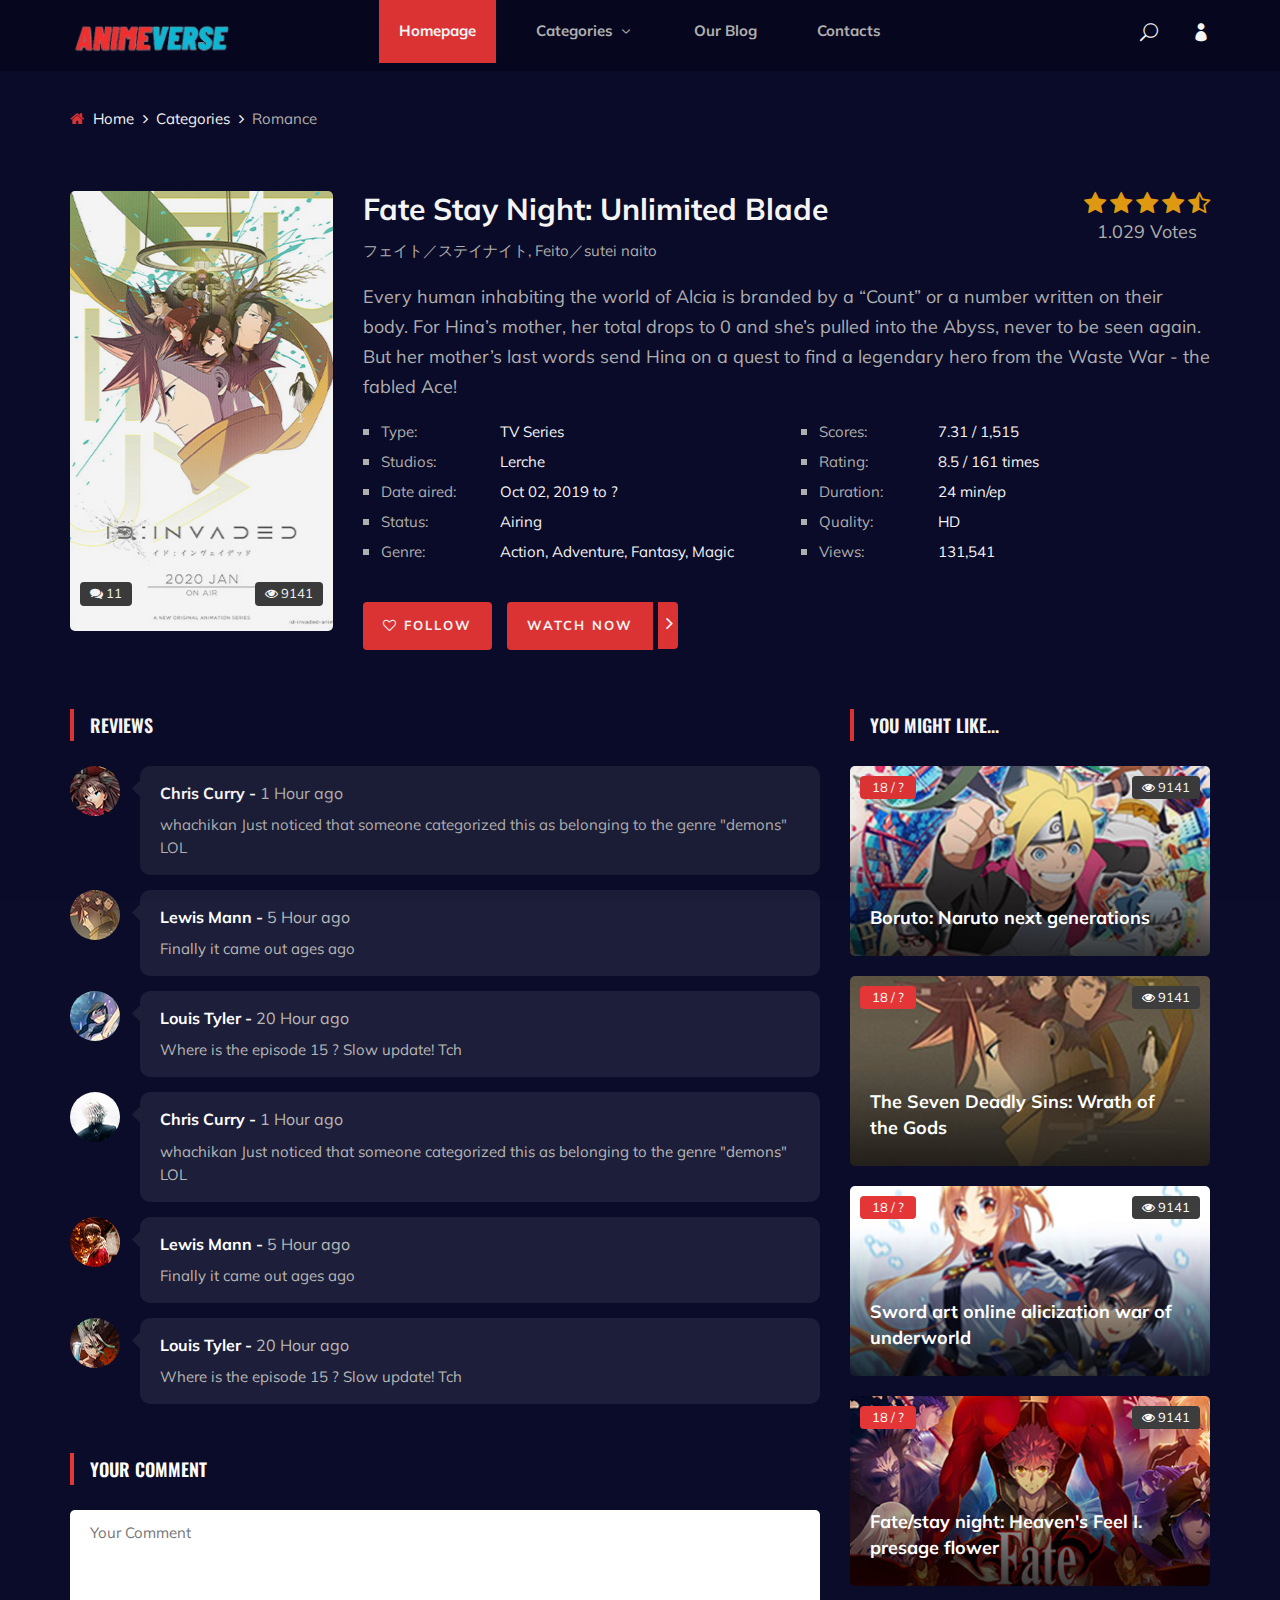
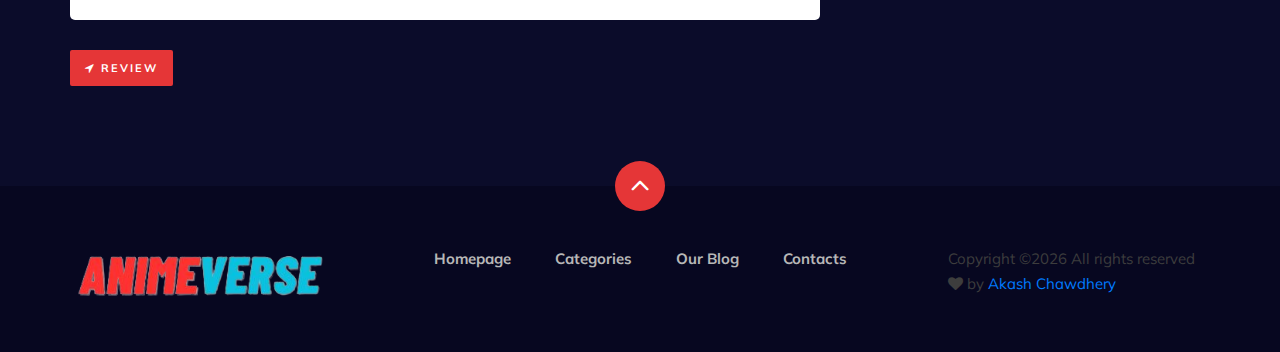
<file: anime-details.html>
<!DOCTYPE html>
<html lang="zxx">

<head>
    <meta charset="UTF-8">
    <meta name="description" content="AnimeVerse">
    <meta name="keywords" content="Anime, unica, creative, html">
    <meta name="viewport" content="width=device-width, initial-scale=1.0">
    <meta http-equiv="X-UA-Compatible" content="ie=edge">
    <title>AnimeVerse</title>

    <!-- Google Font -->
    <link href="https://fonts.googleapis.com/css2?family=Oswald:wght@300;400;500;600;700&display=swap" rel="stylesheet">
    <link href="https://fonts.googleapis.com/css2?family=Mulish:wght@300;400;500;600;700;800;900&display=swap"
    rel="stylesheet">

    <!-- Css Styles -->
    <link rel="stylesheet" href="css/bootstrap.min.css" type="text/css">
    <link rel="stylesheet" href="css/font-awesome.min.css" type="text/css">
    <link rel="stylesheet" href="css/elegant-icons.css" type="text/css">
    <link rel="stylesheet" href="css/plyr.css" type="text/css">
    <link rel="stylesheet" href="css/nice-select.css" type="text/css">
    <link rel="stylesheet" href="css/owl.carousel.min.css" type="text/css">
    <link rel="stylesheet" href="css/slicknav.min.css" type="text/css">
    <link rel="stylesheet" href="css/style.css" type="text/css">
</head>

<body>
    <!-- Page Preloder -->
    <div id="preloder">
        <div class="loader"></div>
    </div>

    <!-- Header Section Begin -->
    <header class="header">
        <div class="container">
            <div class="row">
                <div class="col-lg-2">
                    <div class="header__logo">
                        <a href="./index.html">
                            <img src="img/logo.png" alt="">
                        </a>
                    </div>
                </div>
                <div class="col-lg-8">
                    <div class="header__nav">
                        <nav class="header__menu mobile-menu">
                            <ul>
                                <li class="active"><a href="./index.html">Homepage</a></li>
                                <li><a href="./categories.html">Categories <span class="arrow_carrot-down"></span></a>
                                    <ul class="dropdown">
                                        <li><a href="./categories.html">Categories</a></li>
                                        <li><a href="./anime-details.html">Anime Details</a></li>
                                        <li><a href="./anime-watching.html">Anime Watching</a></li>
                                        <li><a href="./blog-details.html">Blog Details</a></li>
                                        <li><a href="./signup.html">Sign Up</a></li>
                                        <li><a href="./login.html">Login</a></li>
                                    </ul>
                                </li>
                                <li><a href="./blog.html">Our Blog</a></li>
                                <li><a href="#">Contacts</a></li>
                            </ul>
                        </nav>
                    </div>
                </div>
                <div class="col-lg-2">
                    <div class="header__right">
                        <a href="#" class="search-switch"><span class="icon_search"></span></a>
                        <a href="./login.html"><span class="icon_profile"></span></a>
                    </div>
                </div>
            </div>
            <div id="mobile-menu-wrap"></div>
        </div>
    </header>
    <!-- Header End -->

    <!-- Breadcrumb Begin -->
    <div class="breadcrumb-option">
        <div class="container">
            <div class="row">
                <div class="col-lg-12">
                    <div class="breadcrumb__links">
                        <a href="./index.html"><i class="fa fa-home"></i> Home</a>
                        <a href="./categories.html">Categories</a>
                        <span>Romance</span>
                    </div>
                </div>
            </div>
        </div>
    </div>
    <!-- Breadcrumb End -->

    <!-- Anime Section Begin -->
    <section class="anime-details spad">
        <div class="container">
            <div class="anime__details__content">
                <div class="row">
                    <div class="col-lg-3">
                        <div class="anime__details__pic set-bg" data-setbg="img/anime/details-pic.jpg">
                            <div class="comment"><i class="fa fa-comments"></i> 11</div>
                            <div class="view"><i class="fa fa-eye"></i> 9141</div>
                        </div>
                    </div>
                    <div class="col-lg-9">
                        <div class="anime__details__text">
                            <div class="anime__details__title">
                                <h3>Fate Stay Night: Unlimited Blade</h3>
                                <span>フェイト／ステイナイト, Feito／sutei naito</span>
                            </div>
                            <div class="anime__details__rating">
                                <div class="rating">
                                    <a href="#"><i class="fa fa-star"></i></a>
                                    <a href="#"><i class="fa fa-star"></i></a>
                                    <a href="#"><i class="fa fa-star"></i></a>
                                    <a href="#"><i class="fa fa-star"></i></a>
                                    <a href="#"><i class="fa fa-star-half-o"></i></a>
                                </div>
                                <span>1.029 Votes</span>
                            </div>
                            <p>Every human inhabiting the world of Alcia is branded by a “Count” or a number written on
                                their body. For Hina’s mother, her total drops to 0 and she’s pulled into the Abyss,
                                never to be seen again. But her mother’s last words send Hina on a quest to find a
                            legendary hero from the Waste War - the fabled Ace!</p>
                            <div class="anime__details__widget">
                                <div class="row">
                                    <div class="col-lg-6 col-md-6">
                                        <ul>
                                            <li><span>Type:</span> TV Series</li>
                                            <li><span>Studios:</span> Lerche</li>
                                            <li><span>Date aired:</span> Oct 02, 2019 to ?</li>
                                            <li><span>Status:</span> Airing</li>
                                            <li><span>Genre:</span> Action, Adventure, Fantasy, Magic</li>
                                        </ul>
                                    </div>
                                    <div class="col-lg-6 col-md-6">
                                        <ul>
                                            <li><span>Scores:</span> 7.31 / 1,515</li>
                                            <li><span>Rating:</span> 8.5 / 161 times</li>
                                            <li><span>Duration:</span> 24 min/ep</li>
                                            <li><span>Quality:</span> HD</li>
                                            <li><span>Views:</span> 131,541</li>
                                        </ul>
                                    </div>
                                </div>
                            </div>
                            <div class="anime__details__btn">
                                <a href="#" class="follow-btn"><i class="fa fa-heart-o"></i> Follow</a>
                                <a href="#" class="watch-btn"><span>Watch Now</span> <i
                                    class="fa fa-angle-right"></i></a>
                                </div>
                            </div>
                        </div>
                    </div>
                </div>
                <div class="row">
                    <div class="col-lg-8 col-md-8">
                        <div class="anime__details__review">
                            <div class="section-title">
                                <h5>Reviews</h5>
                            </div>
                            <div class="anime__review__item">
                                <div class="anime__review__item__pic">
                                    <img src="img/anime/review-1.jpg" alt="">
                                </div>
                                <div class="anime__review__item__text">
                                    <h6>Chris Curry - <span>1 Hour ago</span></h6>
                                    <p>whachikan Just noticed that someone categorized this as belonging to the genre
                                    "demons" LOL</p>
                                </div>
                            </div>
                            <div class="anime__review__item">
                                <div class="anime__review__item__pic">
                                    <img src="img/anime/review-2.jpg" alt="">
                                </div>
                                <div class="anime__review__item__text">
                                    <h6>Lewis Mann - <span>5 Hour ago</span></h6>
                                    <p>Finally it came out ages ago</p>
                                </div>
                            </div>
                            <div class="anime__review__item">
                                <div class="anime__review__item__pic">
                                    <img src="img/anime/review-3.jpg" alt="">
                                </div>
                                <div class="anime__review__item__text">
                                    <h6>Louis Tyler - <span>20 Hour ago</span></h6>
                                    <p>Where is the episode 15 ? Slow update! Tch</p>
                                </div>
                            </div>
                            <div class="anime__review__item">
                                <div class="anime__review__item__pic">
                                    <img src="img/anime/review-4.jpg" alt="">
                                </div>
                                <div class="anime__review__item__text">
                                    <h6>Chris Curry - <span>1 Hour ago</span></h6>
                                    <p>whachikan Just noticed that someone categorized this as belonging to the genre
                                    "demons" LOL</p>
                                </div>
                            </div>
                            <div class="anime__review__item">
                                <div class="anime__review__item__pic">
                                    <img src="img/anime/review-5.jpg" alt="">
                                </div>
                                <div class="anime__review__item__text">
                                    <h6>Lewis Mann - <span>5 Hour ago</span></h6>
                                    <p>Finally it came out ages ago</p>
                                </div>
                            </div>
                            <div class="anime__review__item">
                                <div class="anime__review__item__pic">
                                    <img src="img/anime/review-6.jpg" alt="">
                                </div>
                                <div class="anime__review__item__text">
                                    <h6>Louis Tyler - <span>20 Hour ago</span></h6>
                                    <p>Where is the episode 15 ? Slow update! Tch</p>
                                </div>
                            </div>
                        </div>
                        <div class="anime__details__form">
                            <div class="section-title">
                                <h5>Your Comment</h5>
                            </div>
                            <form action="#">
                                <textarea placeholder="Your Comment"></textarea>
                                <button type="submit"><i class="fa fa-location-arrow"></i> Review</button>
                            </form>
                        </div>
                    </div>
                    <div class="col-lg-4 col-md-4">
                        <div class="anime__details__sidebar">
                            <div class="section-title">
                                <h5>you might like...</h5>
                            </div>
                            <div class="product__sidebar__view__item set-bg" data-setbg="img/sidebar/tv-1.jpg">
                                <div class="ep">18 / ?</div>
                                <div class="view"><i class="fa fa-eye"></i> 9141</div>
                                <h5><a href="#">Boruto: Naruto next generations</a></h5>
                            </div>
                            <div class="product__sidebar__view__item set-bg" data-setbg="img/sidebar/tv-2.jpg">
                                <div class="ep">18 / ?</div>
                                <div class="view"><i class="fa fa-eye"></i> 9141</div>
                                <h5><a href="#">The Seven Deadly Sins: Wrath of the Gods</a></h5>
                            </div>
                            <div class="product__sidebar__view__item set-bg" data-setbg="img/sidebar/tv-3.jpg">
                                <div class="ep">18 / ?</div>
                                <div class="view"><i class="fa fa-eye"></i> 9141</div>
                                <h5><a href="#">Sword art online alicization war of underworld</a></h5>
                            </div>
                            <div class="product__sidebar__view__item set-bg" data-setbg="img/sidebar/tv-4.jpg">
                                <div class="ep">18 / ?</div>
                                <div class="view"><i class="fa fa-eye"></i> 9141</div>
                                <h5><a href="#">Fate/stay night: Heaven's Feel I. presage flower</a></h5>
                            </div>
                        </div>
                    </div>
                </div>
            </div>
        </section>
        <!-- Anime Section End -->

        <!-- Footer Section Begin -->
        <footer class="footer">
            <div class="page-up">
                <a href="#" id="scrollToTopButton"><span class="arrow_carrot-up"></span></a>
            </div>
            <div class="container">
                <div class="row">
                    <div class="col-lg-3">
                        <div class="footer__logo">
                            <a href="./index.html"><img src="img/logo.png" alt=""></a>
                        </div>
                    </div>
                    <div class="col-lg-6">
                        <div class="footer__nav">
                            <ul>
                                <li class="active"><a href="./index.html">Homepage</a></li>
                                <li><a href="./categories.html">Categories</a></li>
                                <li><a href="./blog.html">Our Blog</a></li>
                                <li><a href="#">Contacts</a></li>
                            </ul>
                        </div>
                    </div>
                    <div class="col-lg-3">
                        <p>
                          Copyright &copy;<script>document.write(new Date().getFullYear());</script> All rights reserved  <i class="fa fa-heart" aria-hidden="true"></i> by <a href="https://github.com/AkashChaudhary14" target="_blank">Akash Chawdhery</a>
                          </p>
        
                      </div>
                  </div>
              </div>
          </footer>
          <!-- Footer Section End -->

          <!-- Search model Begin -->
          <div class="search-model">
            <div class="h-100 d-flex align-items-center justify-content-center">
                <div class="search-close-switch"><i class="icon_close"></i></div>
                <form class="search-model-form">
                    <input type="text" id="search-input" placeholder="Search here.....">
                </form>
            </div>
        </div>
        <!-- Search model end -->

        <!-- Js Plugins -->
        <script src="js/jquery-3.3.1.min.js"></script>
        <script src="js/bootstrap.min.js"></script>
        <script src="js/player.js"></script>
        <script src="js/jquery.nice-select.min.js"></script>
        <script src="js/mixitup.min.js"></script>
        <script src="js/jquery.slicknav.js"></script>
        <script src="js/owl.carousel.min.js"></script>
        <script src="js/main.js"></script>

    </body>

    </html>
</file>
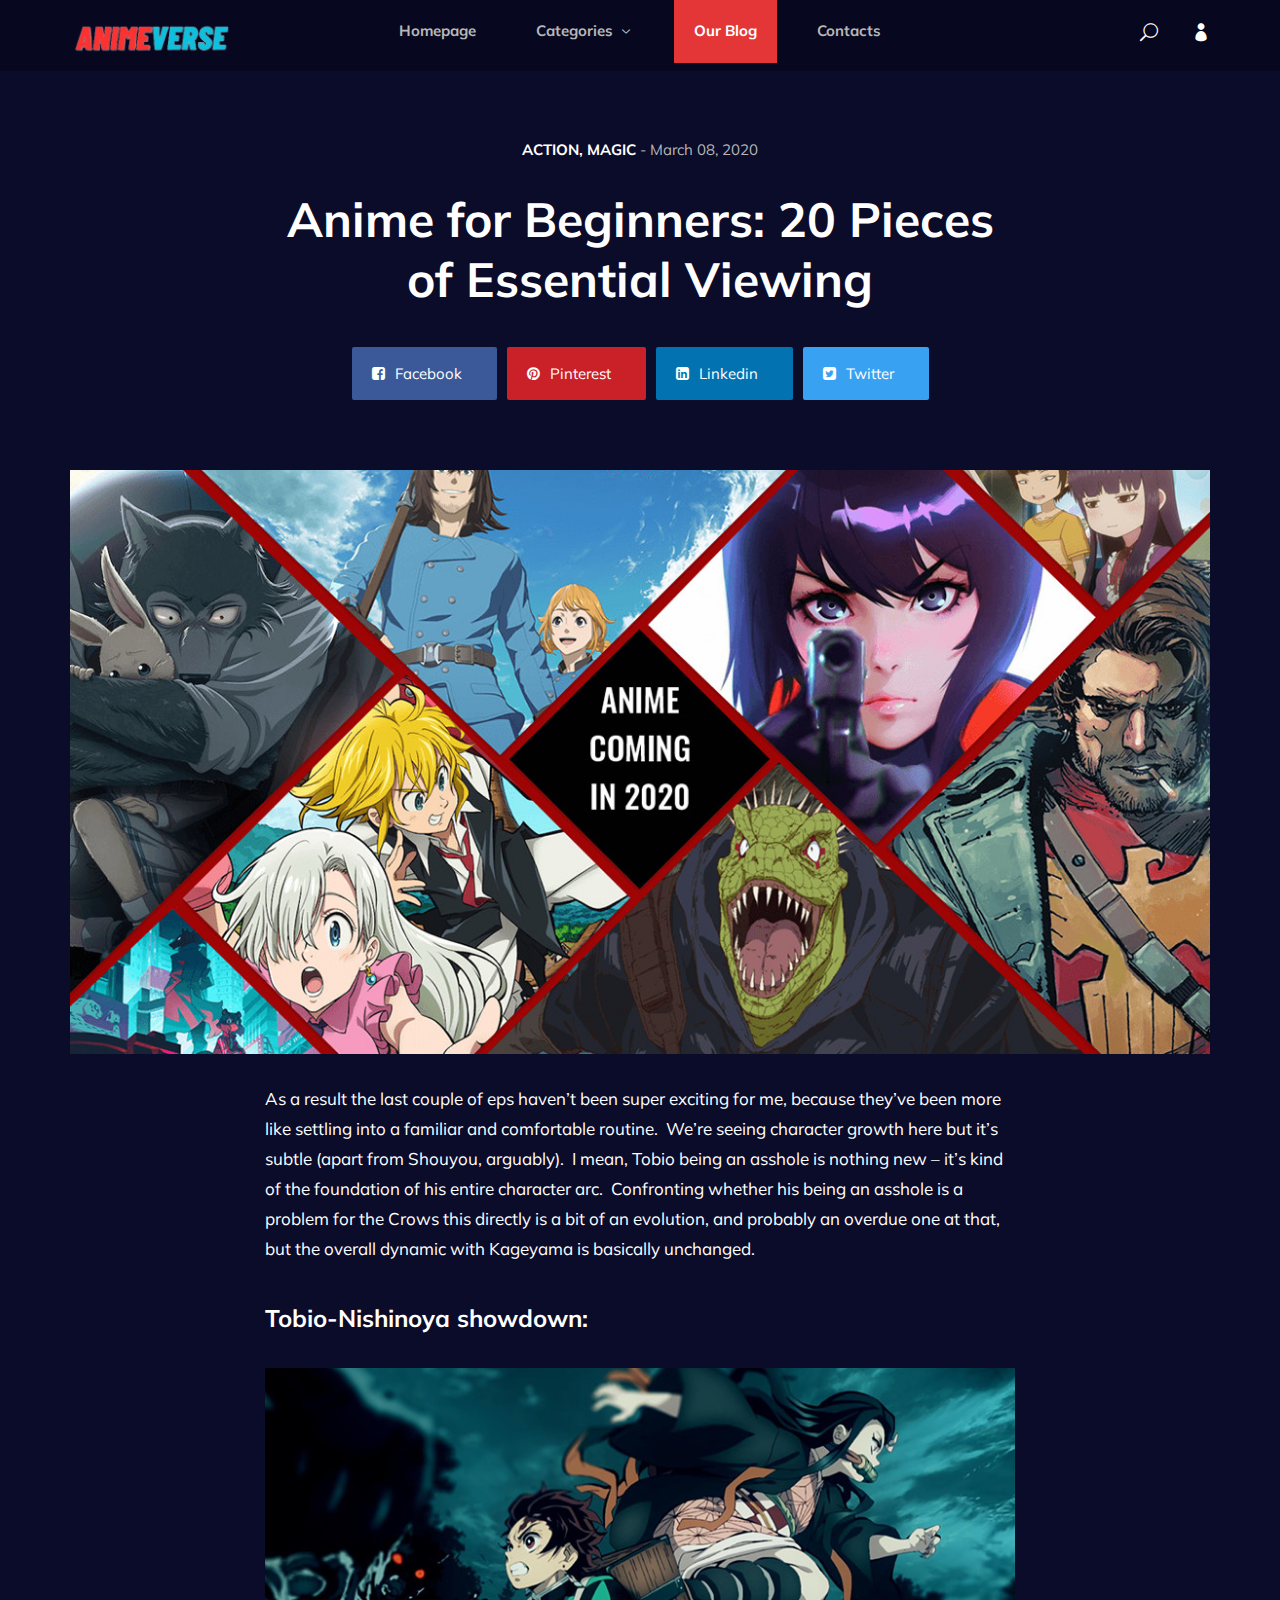
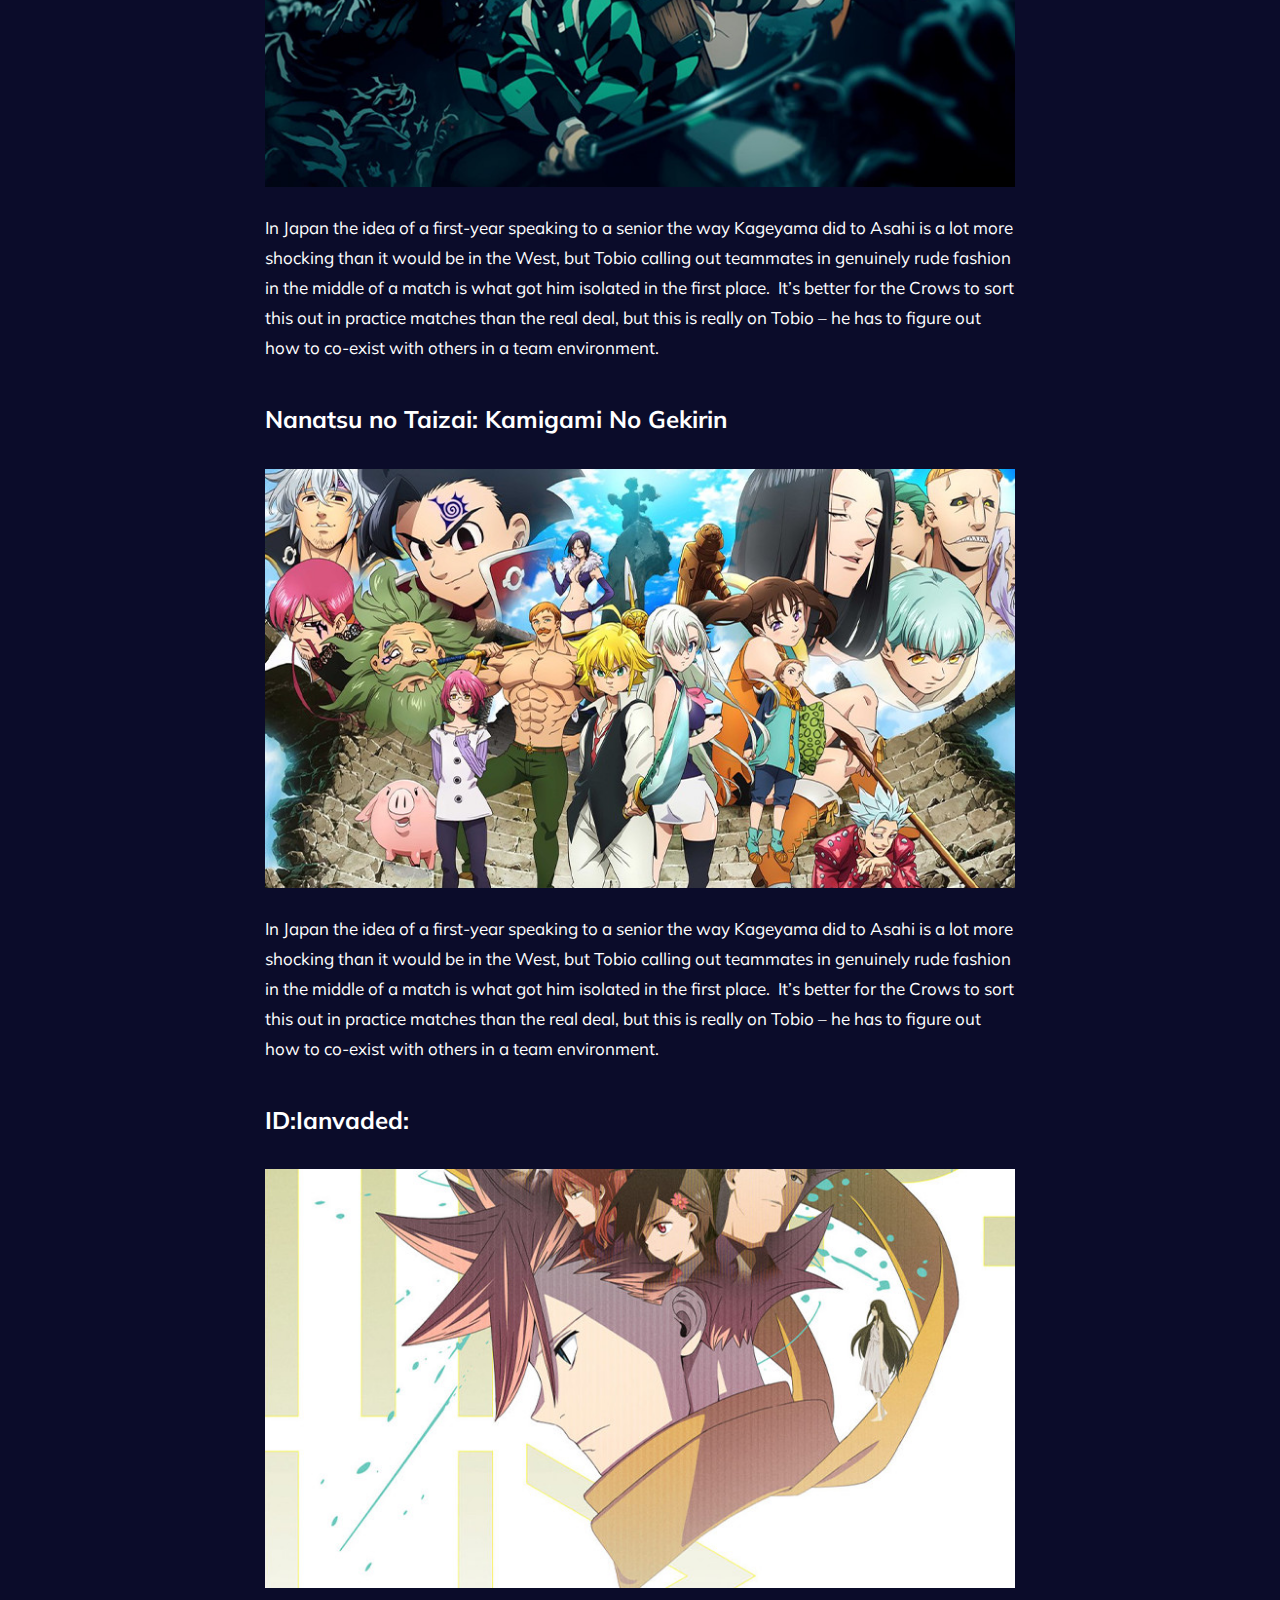
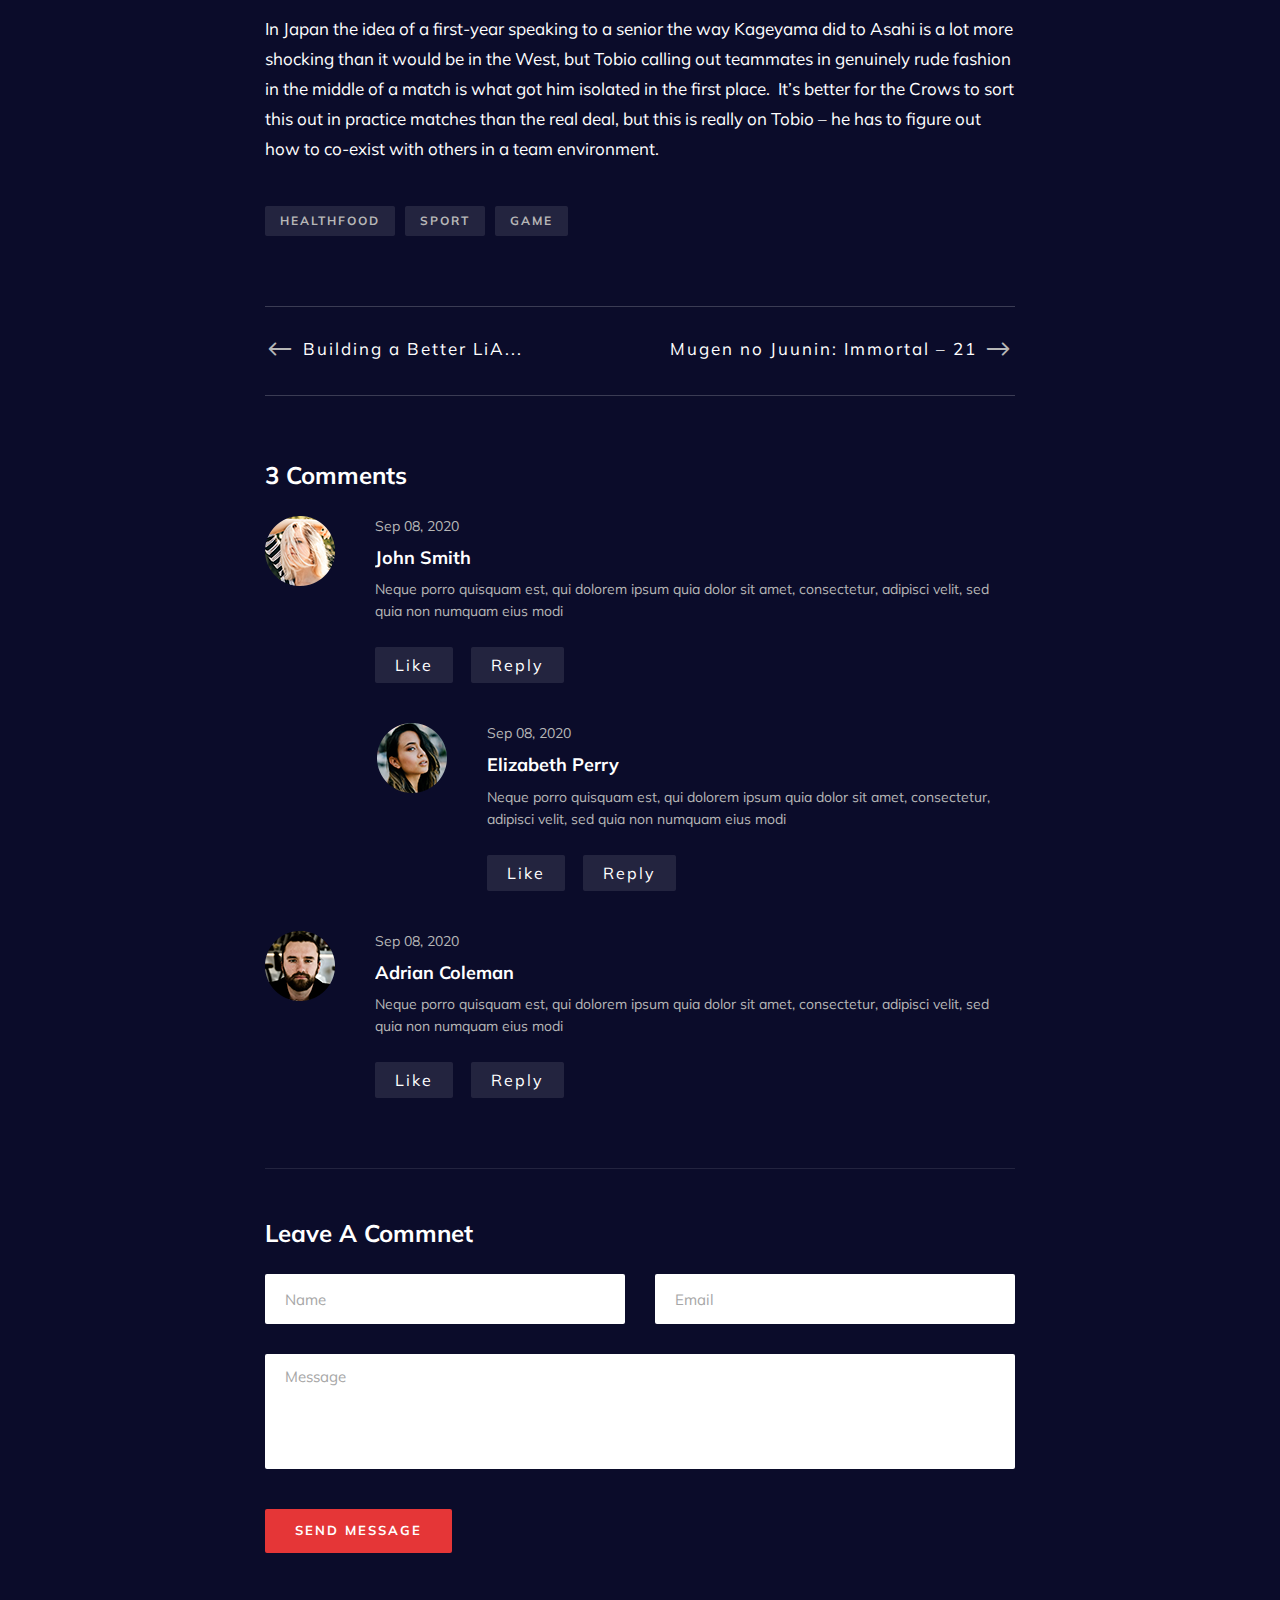
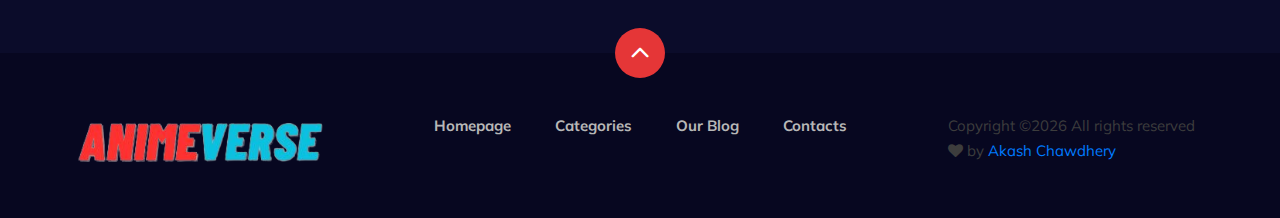
<file: blog-details.html>
<!DOCTYPE html>
<html lang="zxx">

<head>
    <meta charset="UTF-8">
    <meta name="description" content="AnimeVerse">
    <meta name="keywords" content="Anime, unica, creative, html">
    <meta name="viewport" content="width=device-width, initial-scale=1.0">
    <meta http-equiv="X-UA-Compatible" content="ie=edge">
    <title>AnimeVerse</title>

    <!-- Google Font -->
    <link href="https://fonts.googleapis.com/css2?family=Oswald:wght@300;400;500;600;700&display=swap" rel="stylesheet">
    <link href="https://fonts.googleapis.com/css2?family=Mulish:wght@300;400;500;600;700;800;900&display=swap"
    rel="stylesheet">

    <!-- Css Styles -->
    <link rel="stylesheet" href="css/bootstrap.min.css" type="text/css">
    <link rel="stylesheet" href="css/font-awesome.min.css" type="text/css">
    <link rel="stylesheet" href="css/elegant-icons.css" type="text/css">
    <link rel="stylesheet" href="css/plyr.css" type="text/css">
    <link rel="stylesheet" href="css/nice-select.css" type="text/css">
    <link rel="stylesheet" href="css/owl.carousel.min.css" type="text/css">
    <link rel="stylesheet" href="css/slicknav.min.css" type="text/css">
    <link rel="stylesheet" href="css/style.css" type="text/css">
</head>

<body>
    <!-- Page Preloder -->
    <div id="preloder">
        <div class="loader"></div>
    </div>

    <!-- Header Section Begin -->
    <header class="header">
        <div class="container">
            <div class="row">
                <div class="col-lg-2">
                    <div class="header__logo">
                        <a href="./index.html">
                            <img src="img/logo.png" alt="">
                        </a>
                    </div>
                </div>
                <div class="col-lg-8">
                    <div class="header__nav">
                        <nav class="header__menu mobile-menu">
                            <ul>
                                <li><a href="./index.html">Homepage</a></li>
                                <li><a href="./categories.html">Categories <span class="arrow_carrot-down"></span></a>
                                    <ul class="dropdown">
                                        <li><a href="./categories.html">Categories</a></li>
                                        <li><a href="./anime-details.html">Anime Details</a></li>
                                        <li><a href="./anime-watching.html">Anime Watching</a></li>
                                        <li><a href="./blog-details.html">Blog Details</a></li>
                                        <li><a href="./signup.html">Sign Up</a></li>
                                        <li><a href="./login.html">Login</a></li>
                                    </ul>
                                </li>
                                <li class="active"><a href="./blog.html">Our Blog</a></li>
                                <li><a href="#">Contacts</a></li>
                            </ul>
                        </nav>
                    </div>
                </div>
                <div class="col-lg-2">
                    <div class="header__right">
                        <a href="#" class="search-switch"><span class="icon_search"></span></a>
                        <a href="./login.html"><span class="icon_profile"></span></a>
                    </div>
                </div>
            </div>
            <div id="mobile-menu-wrap"></div>
        </div>
    </header>
    <!-- Header End -->

    <!-- Blog Details Section Begin -->
    <section class="blog-details spad">
        <div class="container">
            <div class="row d-flex justify-content-center">
                <div class="col-lg-8">
                    <div class="blog__details__title">
                        <h6>Action, Magic <span>- March 08, 2020</span></h6>
                        <h2>Anime for Beginners: 20 Pieces of Essential Viewing</h2>
                        <div class="blog__details__social">
                            <a href="#" class="facebook"><i class="fa fa-facebook-square"></i> Facebook</a>
                            <a href="#" class="pinterest"><i class="fa fa-pinterest"></i> Pinterest</a>
                            <a href="#" class="linkedin"><i class="fa fa-linkedin-square"></i> Linkedin</a>
                            <a href="#" class="twitter"><i class="fa fa-twitter-square"></i> Twitter</a>
                        </div>
                    </div>
                </div>
                <div class="col-lg-12">
                    <div class="blog__details__pic">
                        <img src="img/blog/details/blog-details-pic.jpg" alt="">
                    </div>
                </div>
                <div class="col-lg-8">
                    <div class="blog__details__content">
                        <div class="blog__details__text">
                            <p>As a result the last couple of eps haven’t been super exciting for me, because they’ve
                                been more like settling into a familiar and comfortable routine.  We’re seeing character
                                growth here but it’s subtle (apart from Shouyou, arguably).  I mean, Tobio being an
                                asshole is nothing new – it’s kind of the foundation of his entire character arc. 
                                Confronting whether his being an asshole is a problem for the Crows this directly is a
                                bit of an evolution, and probably an overdue one at that, but the overall dynamic with
                            Kageyama is basically unchanged.</p>
                        </div>
                        <div class="blog__details__item__text">
                            <h4>Tobio-Nishinoya showdown:</h4>
                            <img src="img/blog/details/bd-item-1.jpg" alt="">
                            <p>In Japan the idea of a first-year speaking to a senior the way Kageyama did to Asahi is a
                                lot more shocking than it would be in the West, but Tobio calling out teammates in
                                genuinely rude fashion in the middle of a match is what got him isolated in the first
                                place.  It’s better for the Crows to sort this out in practice matches than the real
                                deal, but this is really on Tobio – he has to figure out how to co-exist with others in
                            a team environment.</p>
                        </div>
                        <div class="blog__details__item__text">
                            <h4>Nanatsu no Taizai: Kamigami No Gekirin</h4>
                            <img src="img/blog/details/bd-item-2.jpg" alt="">
                            <p>In Japan the idea of a first-year speaking to a senior the way Kageyama did to Asahi is a
                                lot more shocking than it would be in the West, but Tobio calling out teammates in
                                genuinely rude fashion in the middle of a match is what got him isolated in the first
                                place.  It’s better for the Crows to sort this out in practice matches than the real
                                deal, but this is really on Tobio – he has to figure out how to co-exist with others in
                            a team environment.</p>
                        </div>
                        <div class="blog__details__item__text">
                            <h4>ID:Ianvaded:</h4>
                            <img src="img/blog/details/bd-item-3.jpg" alt="">
                            <p>In Japan the idea of a first-year speaking to a senior the way Kageyama did to Asahi is a
                                lot more shocking than it would be in the West, but Tobio calling out teammates in
                                genuinely rude fashion in the middle of a match is what got him isolated in the first
                                place.  It’s better for the Crows to sort this out in practice matches than the real
                                deal, but this is really on Tobio – he has to figure out how to co-exist with others in
                            a team environment.</p>
                        </div>
                        <div class="blog__details__tags">
                            <a href="#">Healthfood</a>
                            <a href="#">Sport</a>
                            <a href="#">Game</a>
                        </div>
                        <div class="blog__details__btns">
                            <div class="row">
                                <div class="col-lg-6">
                                    <div class="blog__details__btns__item">
                                        <h5><a href="#"><span class="arrow_left"></span> Building a Better LiA...</a>
                                        </h5>
                                    </div>
                                </div>
                                <div class="col-lg-6">
                                    <div class="blog__details__btns__item next__btn">
                                        <h5><a href="#">Mugen no Juunin: Immortal – 21 <span
                                            class="arrow_right"></span></a></h5>
                                        </div>
                                    </div>
                                </div>
                            </div>
                            <div class="blog__details__comment">
                                <h4>3 Comments</h4>
                                <div class="blog__details__comment__item">
                                    <div class="blog__details__comment__item__pic">
                                        <img src="img/blog/details/comment-1.png" alt="">
                                    </div>
                                    <div class="blog__details__comment__item__text">
                                        <span>Sep 08, 2020</span>
                                        <h5>John Smith</h5>
                                        <p>Neque porro quisquam est, qui dolorem ipsum quia dolor sit amet, consectetur,
                                        adipisci velit, sed quia non numquam eius modi</p>
                                        <a href="#">Like</a>
                                        <a href="#">Reply</a>
                                    </div>
                                </div>
                                <div class="blog__details__comment__item blog__details__comment__item--reply">
                                    <div class="blog__details__comment__item__pic">
                                        <img src="img/blog/details/comment-2.png" alt="">
                                    </div>
                                    <div class="blog__details__comment__item__text">
                                        <span>Sep 08, 2020</span>
                                        <h5>Elizabeth Perry</h5>
                                        <p>Neque porro quisquam est, qui dolorem ipsum quia dolor sit amet, consectetur,
                                        adipisci velit, sed quia non numquam eius modi</p>
                                        <a href="#">Like</a>
                                        <a href="#">Reply</a>
                                    </div>
                                </div>
                                <div class="blog__details__comment__item">
                                    <div class="blog__details__comment__item__pic">
                                        <img src="img/blog/details/comment-3.png" alt="">
                                    </div>
                                    <div class="blog__details__comment__item__text">
                                        <span>Sep 08, 2020</span>
                                        <h5>Adrian Coleman</h5>
                                        <p>Neque porro quisquam est, qui dolorem ipsum quia dolor sit amet, consectetur,
                                        adipisci velit, sed quia non numquam eius modi</p>
                                        <a href="#">Like</a>
                                        <a href="#">Reply</a>
                                    </div>
                                </div>
                            </div>
                            <div class="blog__details__form">
                                <h4>Leave A Commnet</h4>
                                <form action="#">
                                    <div class="row">
                                        <div class="col-lg-6 col-md-6 col-sm-6">
                                            <input type="text" placeholder="Name">
                                        </div>
                                        <div class="col-lg-6 col-md-6 col-sm-6">
                                            <input type="text" placeholder="Email">
                                        </div>
                                        <div class="col-lg-12">
                                            <textarea placeholder="Message"></textarea>
                                            <button type="submit" class="site-btn">Send Message</button>
                                        </div>
                                    </div>
                                </form>
                            </div>
                        </div>
                    </div>
                </div>
            </div>
        </section>
        <!-- Blog Details Section End -->

        <!-- Footer Section Begin -->
        <footer class="footer">
            <div class="page-up">
                <a href="#" id="scrollToTopButton"><span class="arrow_carrot-up"></span></a>
            </div>
            <div class="container">
                <div class="row">
                    <div class="col-lg-3">
                        <div class="footer__logo">
                            <a href="./index.html"><img src="img/logo.png" alt=""></a>
                        </div>
                    </div>
                    <div class="col-lg-6">
                        <div class="footer__nav">
                            <ul>
                                <li class="active"><a href="./index.html">Homepage</a></li>
                                <li><a href="./categories.html">Categories</a></li>
                                <li><a href="./blog.html">Our Blog</a></li>
                                <li><a href="#">Contacts</a></li>
                            </ul>
                        </div>
                    </div>
                    <div class="col-lg-3">
                        <p>
                          Copyright &copy;<script>document.write(new Date().getFullYear());</script> All rights reserved  <i class="fa fa-heart" aria-hidden="true"></i> by <a href="https://github.com/AkashChaudhary14" target="_blank">Akash Chawdhery</a>
                          </p>
        
                      </div>
                  </div>
              </div>
          </footer>
          <!-- Footer Section End -->

          <!-- Search model Begin -->
          <div class="search-model">
            <div class="h-100 d-flex align-items-center justify-content-center">
                <div class="search-close-switch"><i class="icon_close"></i></div>
                <form class="search-model-form">
                    <input type="text" id="search-input" placeholder="Search here.....">
                </form>
            </div>
        </div>
        <!-- Search model end -->

        <!-- Js Plugins -->
        <script src="js/jquery-3.3.1.min.js"></script>
        <script src="js/bootstrap.min.js"></script>
        <script src="js/player.js"></script>
        <script src="js/jquery.nice-select.min.js"></script>
        <script src="js/mixitup.min.js"></script>
        <script src="js/jquery.slicknav.js"></script>
        <script src="js/owl.carousel.min.js"></script>
        <script src="js/main.js"></script>

    </body>

    </html>
</file>
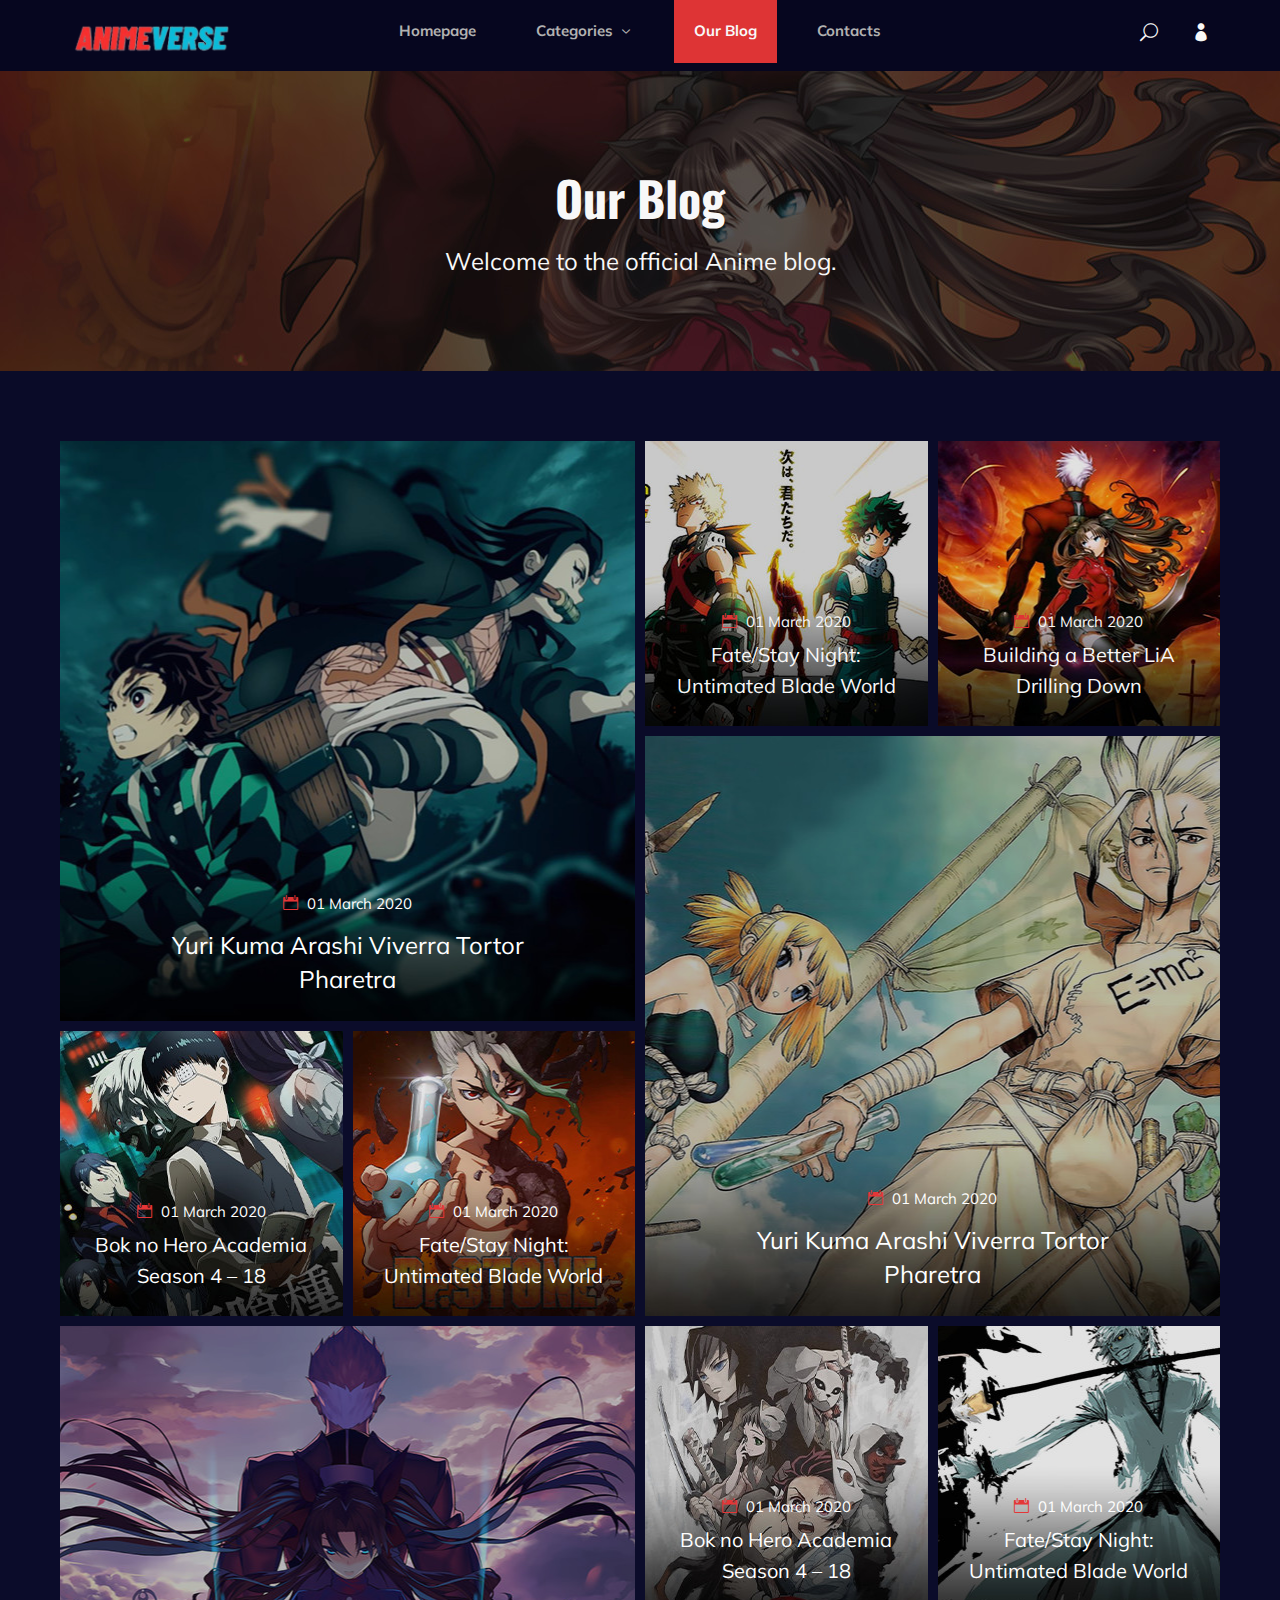
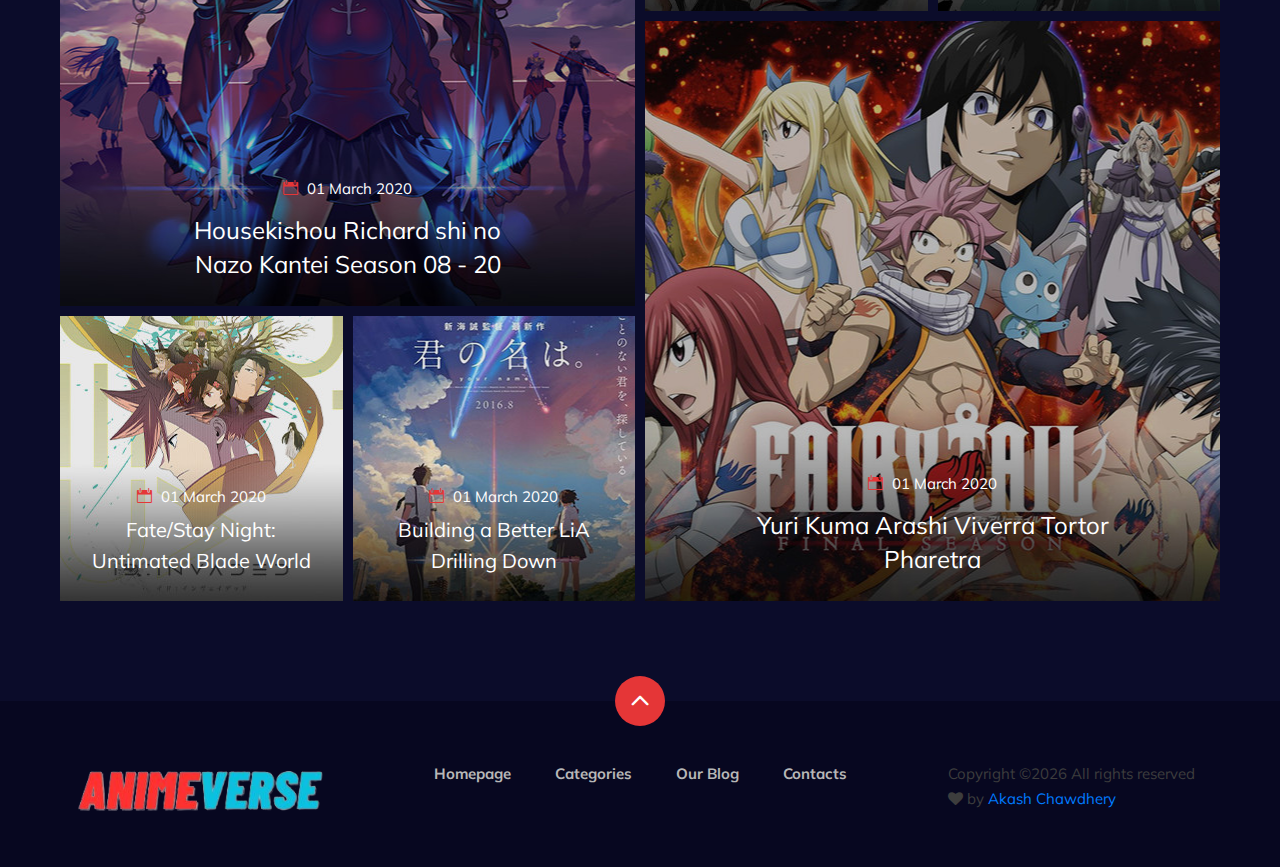
<file: blog.html>
<!DOCTYPE html>
<html lang="zxx">

<head>
    <meta charset="UTF-8">
    <meta name="description" content="AnimeVerse">
    <meta name="keywords" content="Anime, unica, creative, html">
    <meta name="viewport" content="width=device-width, initial-scale=1.0">
    <meta http-equiv="X-UA-Compatible" content="ie=edge">
    <title>AnimeVerse</title>

    <!-- Google Font -->
    <link href="https://fonts.googleapis.com/css2?family=Oswald:wght@300;400;500;600;700&display=swap" rel="stylesheet">
    <link href="https://fonts.googleapis.com/css2?family=Mulish:wght@300;400;500;600;700;800;900&display=swap"
    rel="stylesheet">

    <!-- Css Styles -->
    <link rel="stylesheet" href="css/bootstrap.min.css" type="text/css">
    <link rel="stylesheet" href="css/font-awesome.min.css" type="text/css">
    <link rel="stylesheet" href="css/elegant-icons.css" type="text/css">
    <link rel="stylesheet" href="css/plyr.css" type="text/css">
    <link rel="stylesheet" href="css/nice-select.css" type="text/css">
    <link rel="stylesheet" href="css/owl.carousel.min.css" type="text/css">
    <link rel="stylesheet" href="css/slicknav.min.css" type="text/css">
    <link rel="stylesheet" href="css/style.css" type="text/css">
</head>

<body>
    <!-- Page Preloder -->
    <div id="preloder">
        <div class="loader"></div>
    </div>

    <!-- Header Section Begin -->
    <header class="header">
        <div class="container">
            <div class="row">
                <div class="col-lg-2">
                    <div class="header__logo">
                        <a href="./index.html">
                            <img src="img/logo.png" alt="">
                        </a>
                    </div>
                </div>
                <div class="col-lg-8">
                    <div class="header__nav">
                        <nav class="header__menu mobile-menu">
                            <ul>
                                <li><a href="./index.html">Homepage</a></li>
                                <li><a href="./categories.html">Categories <span class="arrow_carrot-down"></span></a>
                                    <ul class="dropdown">
                                        <li><a href="./categories.html">Categories</a></li>
                                        <li><a href="./anime-details.html">Anime Details</a></li>
                                        <li><a href="./anime-watching.html">Anime Watching</a></li>
                                        <li><a href="./blog-details.html">Blog Details</a></li>
                                        <li><a href="./signup.html">Sign Up</a></li>
                                        <li><a href="./login.html">Login</a></li>
                                    </ul>
                                </li>
                                <li class="active"><a href="./blog.html">Our Blog</a></li>
                                <li><a href="#">Contacts</a></li>
                            </ul>
                        </nav>
                    </div>
                </div>
                <div class="col-lg-2">
                    <div class="header__right">
                        <a href="#" class="search-switch"><span class="icon_search"></span></a>
                        <a href="./login.html"><span class="icon_profile"></span></a>
                    </div>
                </div>
            </div>
            <div id="mobile-menu-wrap"></div>
        </div>
    </header>
    <!-- Header End -->

    <!-- Normal Breadcrumb Begin -->
    <section class="normal-breadcrumb set-bg" data-setbg="img/normal-breadcrumb.jpg">
        <div class="container">
            <div class="row">
                <div class="col-lg-12 text-center">
                    <div class="normal__breadcrumb__text">
                        <h2>Our Blog</h2>
                        <p>Welcome to the official Anime blog.</p>
                    </div>
                </div>
            </div>
        </div>
    </section>
    <!-- Normal Breadcrumb End -->

    <!-- Blog Section Begin -->
    <section class="blog spad">
        <div class="container">
            <div class="row">
                <div class="col-lg-6">
                    <div class="row">
                        <div class="col-lg-12">
                            <div class="blog__item set-bg" data-setbg="img/blog/blog-1.jpg">
                                <div class="blog__item__text">
                                    <p><span class="icon_calendar"></span> 01 March 2020</p>
                                    <h4><a href="#">Yuri Kuma Arashi Viverra Tortor Pharetra</a></h4>
                                </div>
                            </div>
                        </div>
                        <div class="col-lg-6 col-md-6 col-sm-6">
                            <div class="blog__item small__item set-bg" data-setbg="img/blog/blog-4.jpg">
                                <div class="blog__item__text">
                                    <p><span class="icon_calendar"></span> 01 March 2020</p>
                                    <h4><a href="#">Bok no Hero Academia Season 4 – 18</a></h4>
                                </div>
                            </div>
                        </div>
                        <div class="col-lg-6 col-md-6 col-sm-6">
                            <div class="blog__item small__item set-bg" data-setbg="img/blog/blog-5.jpg">
                                <div class="blog__item__text">
                                    <p><span class="icon_calendar"></span> 01 March 2020</p>
                                    <h4><a href="#">Fate/Stay Night: Untimated Blade World</a></h4>
                                </div>
                            </div>
                        </div>
                        <div class="col-lg-12">
                            <div class="blog__item set-bg" data-setbg="img/blog/blog-7.jpg">
                                <div class="blog__item__text">
                                    <p><span class="icon_calendar"></span> 01 March 2020</p>
                                    <h4><a href="#">Housekishou Richard shi no Nazo Kantei Season 08 - 20</a></h4>
                                </div>
                            </div>
                        </div>
                        <div class="col-lg-6 col-md-6 col-sm-6">
                            <div class="blog__item small__item set-bg" data-setbg="img/blog/blog-10.jpg">
                                <div class="blog__item__text">
                                    <p><span class="icon_calendar"></span> 01 March 2020</p>
                                    <h4><a href="#">Fate/Stay Night: Untimated Blade World</a></h4>
                                </div>
                            </div>
                        </div>
                        <div class="col-lg-6 col-md-6 col-sm-6">
                            <div class="blog__item small__item set-bg" data-setbg="img/blog/blog-11.jpg">
                                <div class="blog__item__text">
                                    <p><span class="icon_calendar"></span> 01 March 2020</p>
                                    <h4><a href="#">Building a Better LiA Drilling Down</a></h4>
                                </div>
                            </div>
                        </div>
                    </div>
                </div>
                <div class="col-lg-6">
                    <div class="row">
                        <div class="col-lg-6 col-md-6 col-sm-6">
                            <div class="blog__item small__item set-bg" data-setbg="img/blog/blog-2.jpg">
                                <div class="blog__item__text">
                                    <p><span class="icon_calendar"></span> 01 March 2020</p>
                                    <h4><a href="#">Fate/Stay Night: Untimated Blade World</a></h4>
                                </div>
                            </div>
                        </div>
                        <div class="col-lg-6 col-md-6 col-sm-6">
                            <div class="blog__item small__item set-bg" data-setbg="img/blog/blog-3.jpg">
                                <div class="blog__item__text">
                                    <p><span class="icon_calendar"></span> 01 March 2020</p>
                                    <h4><a href="#">Building a Better LiA Drilling Down</a></h4>
                                </div>
                            </div>
                        </div>
                        <div class="col-lg-12">
                            <div class="blog__item set-bg" data-setbg="img/blog/blog-6.jpg">
                                <div class="blog__item__text">
                                    <p><span class="icon_calendar"></span> 01 March 2020</p>
                                    <h4><a href="#">Yuri Kuma Arashi Viverra Tortor Pharetra</a></h4>
                                </div>
                            </div>
                        </div>
                        <div class="col-lg-6 col-md-6 col-sm-6">
                            <div class="blog__item small__item set-bg" data-setbg="img/blog/blog-8.jpg">
                                <div class="blog__item__text">
                                    <p><span class="icon_calendar"></span> 01 March 2020</p>
                                    <h4><a href="#">Bok no Hero Academia Season 4 – 18</a></h4>
                                </div>
                            </div>
                        </div>
                        <div class="col-lg-6 col-md-6 col-sm-6">
                            <div class="blog__item small__item set-bg" data-setbg="img/blog/blog-9.jpg">
                                <div class="blog__item__text">
                                    <p><span class="icon_calendar"></span> 01 March 2020</p>
                                    <h4><a href="#">Fate/Stay Night: Untimated Blade World</a></h4>
                                </div>
                            </div>
                        </div>
                        <div class="col-lg-12">
                            <div class="blog__item set-bg" data-setbg="img/blog/blog-12.jpg">
                                <div class="blog__item__text">
                                    <p><span class="icon_calendar"></span> 01 March 2020</p>
                                    <h4><a href="#">Yuri Kuma Arashi Viverra Tortor Pharetra</a></h4>
                                </div>
                            </div>
                        </div>
                    </div>
                </div>
            </div>
        </div>
    </section>
    <!-- Blog Section End -->

    <!-- Footer Section Begin -->
    <footer class="footer">
        <div class="page-up">
            <a href="#" id="scrollToTopButton"><span class="arrow_carrot-up"></span></a>
        </div>
        <div class="container">
            <div class="row">
                <div class="col-lg-3">
                    <div class="footer__logo">
                        <a href="./index.html"><img src="img/logo.png" alt=""></a>
                    </div>
                </div>
                <div class="col-lg-6">
                    <div class="footer__nav">
                        <ul>
                            <li class="active"><a href="./index.html">Homepage</a></li>
                            <li><a href="./categories.html">Categories</a></li>
                            <li><a href="./blog.html">Our Blog</a></li>
                            <li><a href="#">Contacts</a></li>
                        </ul>
                    </div>
                </div>
                <div class="col-lg-3">
                    <p>
                      Copyright &copy;<script>document.write(new Date().getFullYear());</script> All rights reserved  <i class="fa fa-heart" aria-hidden="true"></i> by <a href="https://github.com/AkashChaudhary14" target="_blank">Akash Chawdhery</a>
                      </p>
    
                  </div>
              </div>
          </div>
      </footer>
      <!-- Footer Section End -->

      <!-- Search model Begin -->
      <div class="search-model">
        <div class="h-100 d-flex align-items-center justify-content-center">
            <div class="search-close-switch"><i class="icon_close"></i></div>
            <form class="search-model-form">
                <input type="text" id="search-input" placeholder="Search here.....">
            </form>
        </div>
    </div>
    <!-- Search model end -->

    <!-- Js Plugins -->
    <script src="js/jquery-3.3.1.min.js"></script>
    <script src="js/bootstrap.min.js"></script>
    <script src="js/player.js"></script>
    <script src="js/jquery.nice-select.min.js"></script>
    <script src="js/mixitup.min.js"></script>
    <script src="js/jquery.slicknav.js"></script>
    <script src="js/owl.carousel.min.js"></script>
    <script src="js/main.js"></script>

</body>

</html>
</file>
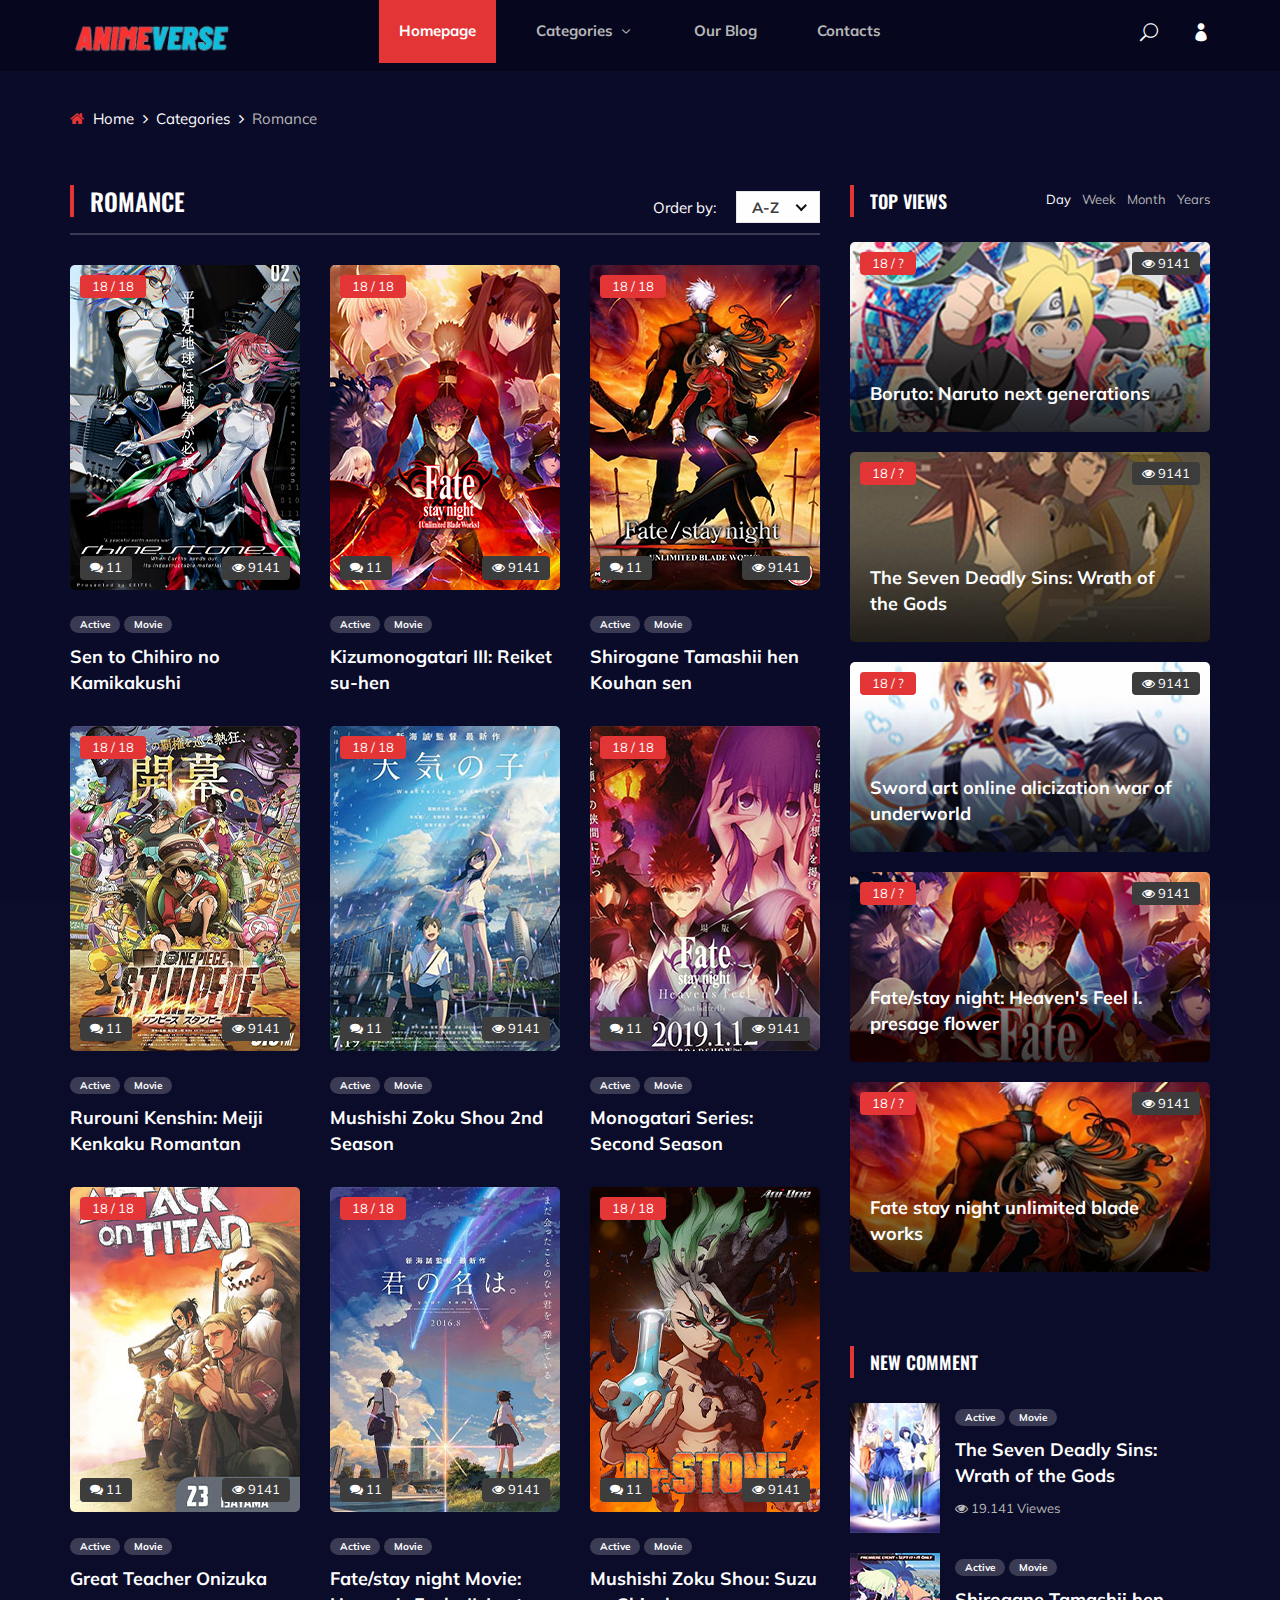
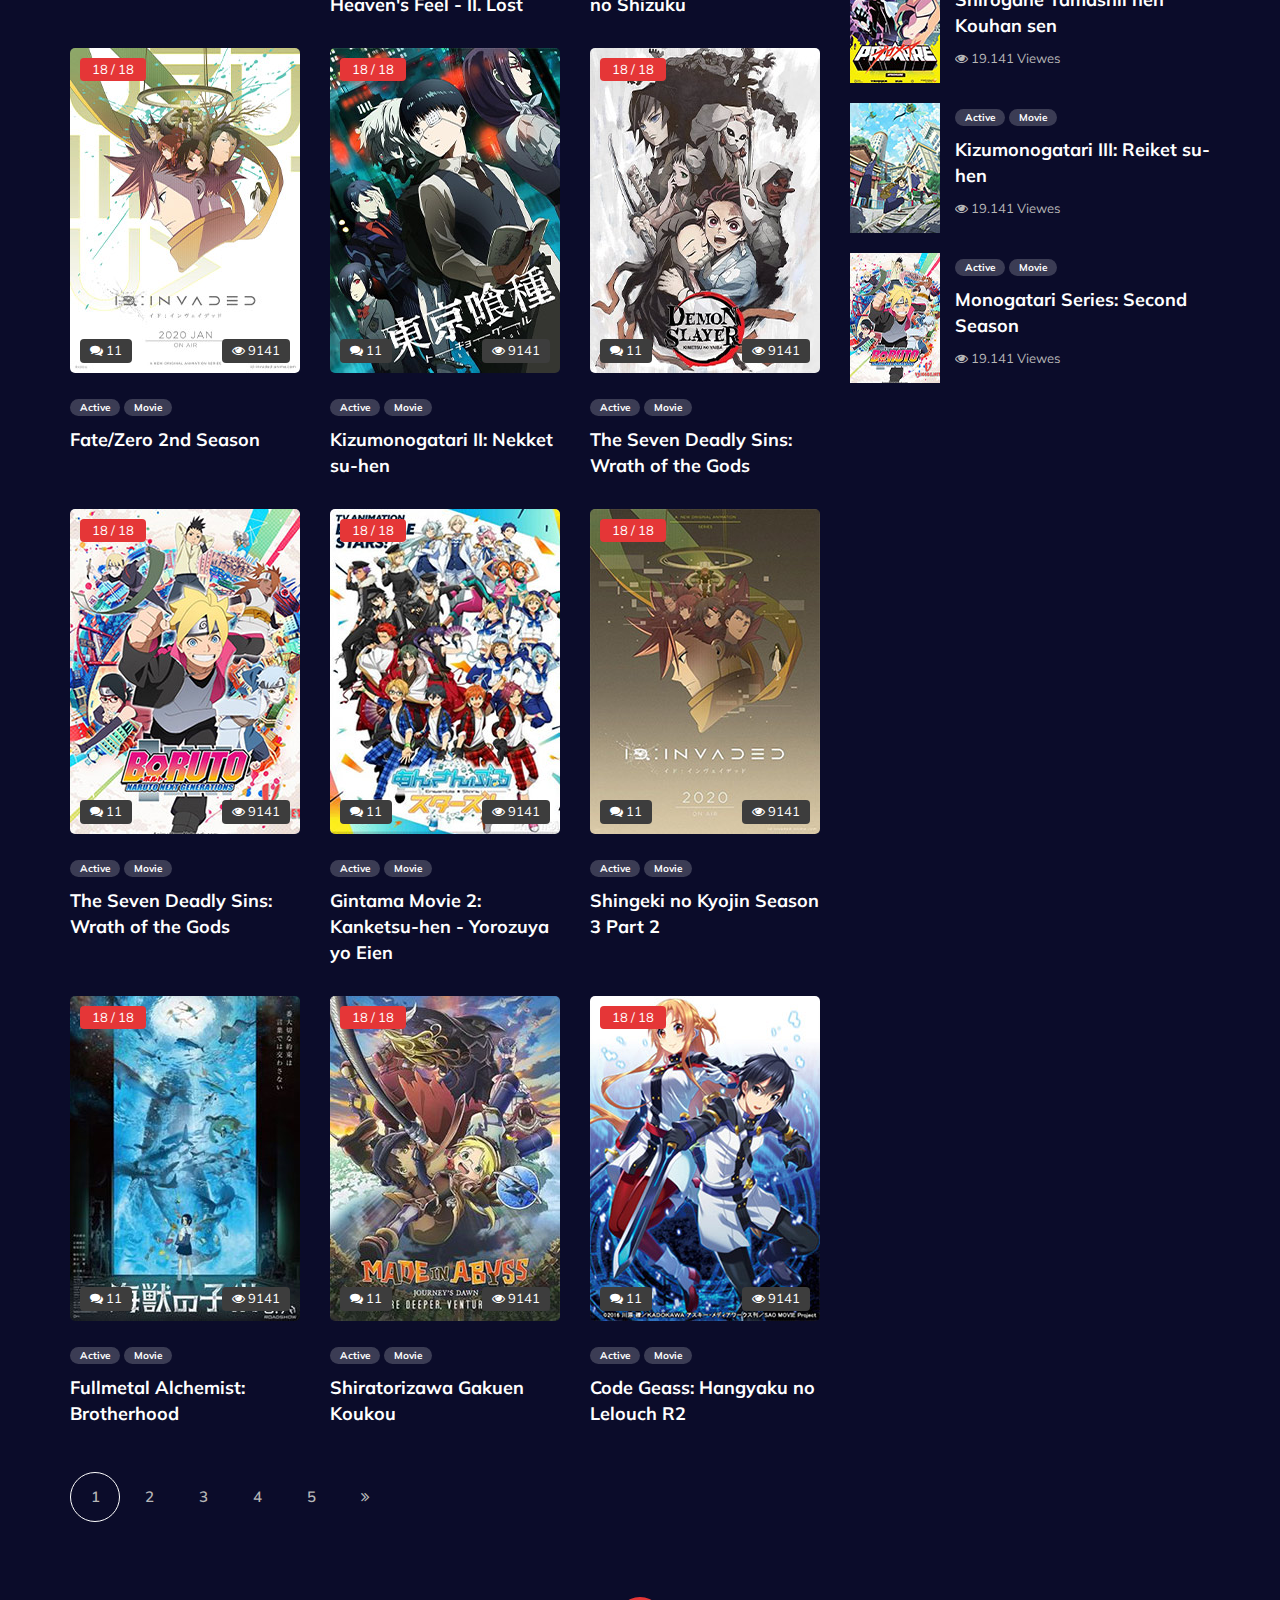
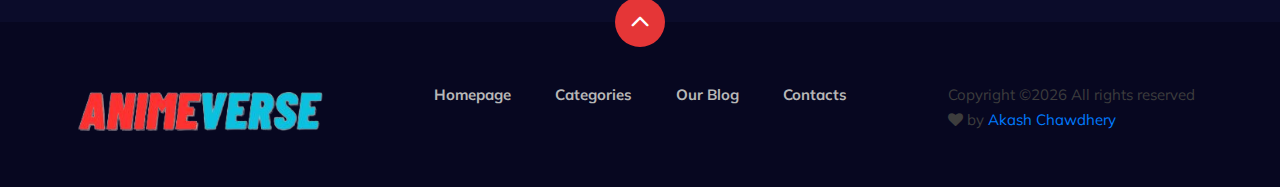
<file: categories.html>
<!DOCTYPE html>
<html lang="zxx">

<head>
    <meta charset="UTF-8">
    <meta name="description" content="AnimeVerse">
    <meta name="keywords" content="Anime, unica, creative, html">
    <meta name="viewport" content="width=device-width, initial-scale=1.0">
    <meta http-equiv="X-UA-Compatible" content="ie=edge">
    <title>AnimeVerse</title>

    <!-- Google Font -->
    <link href="https://fonts.googleapis.com/css2?family=Oswald:wght@300;400;500;600;700&display=swap" rel="stylesheet">
    <link href="https://fonts.googleapis.com/css2?family=Mulish:wght@300;400;500;600;700;800;900&display=swap"
    rel="stylesheet">

    <!-- Css Styles -->
    <link rel="stylesheet" href="css/bootstrap.min.css" type="text/css">
    <link rel="stylesheet" href="css/font-awesome.min.css" type="text/css">
    <link rel="stylesheet" href="css/elegant-icons.css" type="text/css">
    <link rel="stylesheet" href="css/plyr.css" type="text/css">
    <link rel="stylesheet" href="css/nice-select.css" type="text/css">
    <link rel="stylesheet" href="css/owl.carousel.min.css" type="text/css">
    <link rel="stylesheet" href="css/slicknav.min.css" type="text/css">
    <link rel="stylesheet" href="css/style.css" type="text/css">
</head>

<body>
    <!-- Page Preloder -->
    <div id="preloder">
        <div class="loader"></div>
    </div>

    <!-- Header Section Begin -->
    <header class="header">
        <div class="container">
            <div class="row">
                <div class="col-lg-2">
                    <div class="header__logo">
                        <a href="./index.html">
                            <img src="img/logo.png" alt="">
                        </a>
                    </div>
                </div>
                <div class="col-lg-8">
                    <div class="header__nav">
                        <nav class="header__menu mobile-menu">
                            <ul>
                                <li class="active"><a href="./index.html">Homepage</a></li>
                                <li><a href="./categories.html">Categories <span class="arrow_carrot-down"></span></a>
                                    <ul class="dropdown">
                                        <li><a href="./categories.html">Categories</a></li>
                                        <li><a href="./anime-details.html">Anime Details</a></li>
                                        <li><a href="./anime-watching.html">Anime Watching</a></li>
                                        <li><a href="./blog-details.html">Blog Details</a></li>
                                        <li><a href="./signup.html">Sign Up</a></li>
                                        <li><a href="./login.html">Login</a></li>
                                    </ul>
                                </li>
                                <li><a href="./blog.html">Our Blog</a></li>
                                <li><a href="#">Contacts</a></li>
                            </ul>
                        </nav>
                    </div>
                </div>
                <div class="col-lg-2">
                    <div class="header__right">
                        <a href="#" class="search-switch"><span class="icon_search"></span></a>
                        <a href="./login.html"><span class="icon_profile"></span></a>
                    </div>
                </div>
            </div>
            <div id="mobile-menu-wrap"></div>
        </div>
    </header>
    <!-- Header End -->

    <!-- Breadcrumb Begin -->
    <div class="breadcrumb-option">
        <div class="container">
            <div class="row">
                <div class="col-lg-12">
                    <div class="breadcrumb__links">
                        <a href="./index.html"><i class="fa fa-home"></i> Home</a>
                        <a href="./categories.html">Categories</a>
                        <span>Romance</span>
                    </div>
                </div>
            </div>
        </div>
    </div>
    <!-- Breadcrumb End -->

    <!-- Product Section Begin -->
    <section class="product-page spad">
        <div class="container">
            <div class="row">
                <div class="col-lg-8">
                    <div class="product__page__content">
                        <div class="product__page__title">
                            <div class="row">
                                <div class="col-lg-8 col-md-8 col-sm-6">
                                    <div class="section-title">
                                        <h4>Romance</h4>
                                    </div>
                                </div>
                                <div class="col-lg-4 col-md-4 col-sm-6">
                                    <div class="product__page__filter">
                                        <p>Order by:</p>
                                        <select>
                                            <option value="">A-Z</option>
                                            <option value="">1-10</option>
                                            <option value="">10-50</option>
                                        </select>
                                    </div>
                                </div>
                            </div>
                        </div>
                        <div class="row">
                            <div class="col-lg-4 col-md-6 col-sm-6">
                                <div class="product__item">
                                    <div class="product__item__pic set-bg" data-setbg="img/popular/popular-1.jpg">
                                        <div class="ep">18 / 18</div>
                                        <div class="comment"><i class="fa fa-comments"></i> 11</div>
                                        <div class="view"><i class="fa fa-eye"></i> 9141</div>
                                    </div>
                                    <div class="product__item__text">
                                        <ul>
                                            <li>Active</li>
                                            <li>Movie</li>
                                        </ul>
                                        <h5><a href="#">Sen to Chihiro no Kamikakushi</a></h5>
                                    </div>
                                </div>
                            </div>
                            <div class="col-lg-4 col-md-6 col-sm-6">
                                <div class="product__item">
                                    <div class="product__item__pic set-bg" data-setbg="img/popular/popular-2.jpg">
                                        <div class="ep">18 / 18</div>
                                        <div class="comment"><i class="fa fa-comments"></i> 11</div>
                                        <div class="view"><i class="fa fa-eye"></i> 9141</div>
                                    </div>
                                    <div class="product__item__text">
                                        <ul>
                                            <li>Active</li>
                                            <li>Movie</li>
                                        </ul>
                                        <h5><a href="#">Kizumonogatari III: Reiket su-hen</a></h5>
                                    </div>
                                </div>
                            </div>
                            <div class="col-lg-4 col-md-6 col-sm-6">
                                <div class="product__item">
                                    <div class="product__item__pic set-bg" data-setbg="img/popular/popular-3.jpg">
                                        <div class="ep">18 / 18</div>
                                        <div class="comment"><i class="fa fa-comments"></i> 11</div>
                                        <div class="view"><i class="fa fa-eye"></i> 9141</div>
                                    </div>
                                    <div class="product__item__text">
                                        <ul>
                                            <li>Active</li>
                                            <li>Movie</li>
                                        </ul>
                                        <h5><a href="#">Shirogane Tamashii hen Kouhan sen</a></h5>
                                    </div>
                                </div>
                            </div>
                            <div class="col-lg-4 col-md-6 col-sm-6">
                                <div class="product__item">
                                    <div class="product__item__pic set-bg" data-setbg="img/popular/popular-4.jpg">
                                        <div class="ep">18 / 18</div>
                                        <div class="comment"><i class="fa fa-comments"></i> 11</div>
                                        <div class="view"><i class="fa fa-eye"></i> 9141</div>
                                    </div>
                                    <div class="product__item__text">
                                        <ul>
                                            <li>Active</li>
                                            <li>Movie</li>
                                        </ul>
                                        <h5><a href="#">Rurouni Kenshin: Meiji Kenkaku Romantan</a></h5>
                                    </div>
                                </div>
                            </div>
                            <div class="col-lg-4 col-md-6 col-sm-6">
                                <div class="product__item">
                                    <div class="product__item__pic set-bg" data-setbg="img/popular/popular-5.jpg">
                                        <div class="ep">18 / 18</div>
                                        <div class="comment"><i class="fa fa-comments"></i> 11</div>
                                        <div class="view"><i class="fa fa-eye"></i> 9141</div>
                                    </div>
                                    <div class="product__item__text">
                                        <ul>
                                            <li>Active</li>
                                            <li>Movie</li>
                                        </ul>
                                        <h5><a href="#">Mushishi Zoku Shou 2nd Season</a></h5>
                                    </div>
                                </div>
                            </div>
                            <div class="col-lg-4 col-md-6 col-sm-6">
                                <div class="product__item">
                                    <div class="product__item__pic set-bg" data-setbg="img/popular/popular-6.jpg">
                                        <div class="ep">18 / 18</div>
                                        <div class="comment"><i class="fa fa-comments"></i> 11</div>
                                        <div class="view"><i class="fa fa-eye"></i> 9141</div>
                                    </div>
                                    <div class="product__item__text">
                                        <ul>
                                            <li>Active</li>
                                            <li>Movie</li>
                                        </ul>
                                        <h5><a href="#">Monogatari Series: Second Season</a></h5>
                                    </div>
                                </div>
                            </div>
                            <div class="col-lg-4 col-md-6 col-sm-6">
                                <div class="product__item">
                                    <div class="product__item__pic set-bg" data-setbg="img/recent/recent-1.jpg">
                                        <div class="ep">18 / 18</div>
                                        <div class="comment"><i class="fa fa-comments"></i> 11</div>
                                        <div class="view"><i class="fa fa-eye"></i> 9141</div>
                                    </div>
                                    <div class="product__item__text">
                                        <ul>
                                            <li>Active</li>
                                            <li>Movie</li>
                                        </ul>
                                        <h5><a href="#">Great Teacher Onizuka</a></h5>
                                    </div>
                                </div>
                            </div>
                            <div class="col-lg-4 col-md-6 col-sm-6">
                                <div class="product__item">
                                    <div class="product__item__pic set-bg" data-setbg="img/recent/recent-2.jpg">
                                        <div class="ep">18 / 18</div>
                                        <div class="comment"><i class="fa fa-comments"></i> 11</div>
                                        <div class="view"><i class="fa fa-eye"></i> 9141</div>
                                    </div>
                                    <div class="product__item__text">
                                        <ul>
                                            <li>Active</li>
                                            <li>Movie</li>
                                        </ul>
                                        <h5><a href="#">Fate/stay night Movie: Heaven's Feel - II. Lost</a></h5>
                                    </div>
                                </div>
                            </div>
                            <div class="col-lg-4 col-md-6 col-sm-6">
                                <div class="product__item">
                                    <div class="product__item__pic set-bg" data-setbg="img/recent/recent-3.jpg">
                                        <div class="ep">18 / 18</div>
                                        <div class="comment"><i class="fa fa-comments"></i> 11</div>
                                        <div class="view"><i class="fa fa-eye"></i> 9141</div>
                                    </div>
                                    <div class="product__item__text">
                                        <ul>
                                            <li>Active</li>
                                            <li>Movie</li>
                                        </ul>
                                        <h5><a href="#">Mushishi Zoku Shou: Suzu no Shizuku</a></h5>
                                    </div>
                                </div>
                            </div>
                            <div class="col-lg-4 col-md-6 col-sm-6">
                                <div class="product__item">
                                    <div class="product__item__pic set-bg" data-setbg="img/recent/recent-4.jpg">
                                        <div class="ep">18 / 18</div>
                                        <div class="comment"><i class="fa fa-comments"></i> 11</div>
                                        <div class="view"><i class="fa fa-eye"></i> 9141</div>
                                    </div>
                                    <div class="product__item__text">
                                        <ul>
                                            <li>Active</li>
                                            <li>Movie</li>
                                        </ul>
                                        <h5><a href="#">Fate/Zero 2nd Season</a></h5>
                                    </div>
                                </div>
                            </div>
                            <div class="col-lg-4 col-md-6 col-sm-6">
                                <div class="product__item">
                                    <div class="product__item__pic set-bg" data-setbg="img/recent/recent-5.jpg">
                                        <div class="ep">18 / 18</div>
                                        <div class="comment"><i class="fa fa-comments"></i> 11</div>
                                        <div class="view"><i class="fa fa-eye"></i> 9141</div>
                                    </div>
                                    <div class="product__item__text">
                                        <ul>
                                            <li>Active</li>
                                            <li>Movie</li>
                                        </ul>
                                        <h5><a href="#">Kizumonogatari II: Nekket su-hen</a></h5>
                                    </div>
                                </div>
                            </div>
                            <div class="col-lg-4 col-md-6 col-sm-6">
                                <div class="product__item">
                                    <div class="product__item__pic set-bg" data-setbg="img/recent/recent-6.jpg">
                                        <div class="ep">18 / 18</div>
                                        <div class="comment"><i class="fa fa-comments"></i> 11</div>
                                        <div class="view"><i class="fa fa-eye"></i> 9141</div>
                                    </div>
                                    <div class="product__item__text">
                                        <ul>
                                            <li>Active</li>
                                            <li>Movie</li>
                                        </ul>
                                        <h5><a href="#">The Seven Deadly Sins: Wrath of the Gods</a></h5>
                                    </div>
                                </div>
                            </div>
                            <div class="col-lg-4 col-md-6 col-sm-6">
                                <div class="product__item">
                                    <div class="product__item__pic set-bg" data-setbg="img/trending/trend-1.jpg">
                                        <div class="ep">18 / 18</div>
                                        <div class="comment"><i class="fa fa-comments"></i> 11</div>
                                        <div class="view"><i class="fa fa-eye"></i> 9141</div>
                                    </div>
                                    <div class="product__item__text">
                                        <ul>
                                            <li>Active</li>
                                            <li>Movie</li>
                                        </ul>
                                        <h5><a href="#">The Seven Deadly Sins: Wrath of the Gods</a></h5>
                                    </div>
                                </div>
                            </div>
                            <div class="col-lg-4 col-md-6 col-sm-6">
                                <div class="product__item">
                                    <div class="product__item__pic set-bg" data-setbg="img/trending/trend-2.jpg">
                                        <div class="ep">18 / 18</div>
                                        <div class="comment"><i class="fa fa-comments"></i> 11</div>
                                        <div class="view"><i class="fa fa-eye"></i> 9141</div>
                                    </div>
                                    <div class="product__item__text">
                                        <ul>
                                            <li>Active</li>
                                            <li>Movie</li>
                                        </ul>
                                        <h5><a href="#">Gintama Movie 2: Kanketsu-hen - Yorozuya yo Eien</a></h5>
                                    </div>
                                </div>
                            </div>
                            <div class="col-lg-4 col-md-6 col-sm-6">
                                <div class="product__item">
                                    <div class="product__item__pic set-bg" data-setbg="img/trending/trend-3.jpg">
                                        <div class="ep">18 / 18</div>
                                        <div class="comment"><i class="fa fa-comments"></i> 11</div>
                                        <div class="view"><i class="fa fa-eye"></i> 9141</div>
                                    </div>
                                    <div class="product__item__text">
                                        <ul>
                                            <li>Active</li>
                                            <li>Movie</li>
                                        </ul>
                                        <h5><a href="#">Shingeki no Kyojin Season 3 Part 2</a></h5>
                                    </div>
                                </div>
                            </div>
                            <div class="col-lg-4 col-md-6 col-sm-6">
                                <div class="product__item">
                                    <div class="product__item__pic set-bg" data-setbg="img/trending/trend-4.jpg">
                                        <div class="ep">18 / 18</div>
                                        <div class="comment"><i class="fa fa-comments"></i> 11</div>
                                        <div class="view"><i class="fa fa-eye"></i> 9141</div>
                                    </div>
                                    <div class="product__item__text">
                                        <ul>
                                            <li>Active</li>
                                            <li>Movie</li>
                                        </ul>
                                        <h5><a href="#">Fullmetal Alchemist: Brotherhood</a></h5>
                                    </div>
                                </div>
                            </div>
                            <div class="col-lg-4 col-md-6 col-sm-6">
                                <div class="product__item">
                                    <div class="product__item__pic set-bg" data-setbg="img/trending/trend-5.jpg">
                                        <div class="ep">18 / 18</div>
                                        <div class="comment"><i class="fa fa-comments"></i> 11</div>
                                        <div class="view"><i class="fa fa-eye"></i> 9141</div>
                                    </div>
                                    <div class="product__item__text">
                                        <ul>
                                            <li>Active</li>
                                            <li>Movie</li>
                                        </ul>
                                        <h5><a href="#">Shiratorizawa Gakuen Koukou</a></h5>
                                    </div>
                                </div>
                            </div>
                            <div class="col-lg-4 col-md-6 col-sm-6">
                                <div class="product__item">
                                    <div class="product__item__pic set-bg" data-setbg="img/trending/trend-6.jpg">
                                        <div class="ep">18 / 18</div>
                                        <div class="comment"><i class="fa fa-comments"></i> 11</div>
                                        <div class="view"><i class="fa fa-eye"></i> 9141</div>
                                    </div>
                                    <div class="product__item__text">
                                        <ul>
                                            <li>Active</li>
                                            <li>Movie</li>
                                        </ul>
                                        <h5><a href="#">Code Geass: Hangyaku no Lelouch R2</a></h5>
                                    </div>
                                </div>
                            </div>
                        </div>
                    </div>
                    <div class="product__pagination">
                        <a href="#" class="current-page">1</a>
                        <a href="#">2</a>
                        <a href="#">3</a>
                        <a href="#">4</a>
                        <a href="#">5</a>
                        <a href="#"><i class="fa fa-angle-double-right"></i></a>
                    </div>
                </div>
                <div class="col-lg-4 col-md-6 col-sm-8">
                    <div class="product__sidebar">
                        <div class="product__sidebar__view">
                            <div class="section-title">
                                <h5>Top Views</h5>
                            </div>
                            <ul class="filter__controls">
                                <li class="active" data-filter="*">Day</li>
                                <li data-filter=".week">Week</li>
                                <li data-filter=".month">Month</li>
                                <li data-filter=".years">Years</li>
                            </ul>
                            <div class="filter__gallery">
                                <div class="product__sidebar__view__item set-bg mix day years"
                                data-setbg="img/sidebar/tv-1.jpg">
                                <div class="ep">18 / ?</div>
                                <div class="view"><i class="fa fa-eye"></i> 9141</div>
                                <h5><a href="#">Boruto: Naruto next generations</a></h5>
                            </div>
                            <div class="product__sidebar__view__item set-bg mix month week"
                            data-setbg="img/sidebar/tv-2.jpg">
                            <div class="ep">18 / ?</div>
                            <div class="view"><i class="fa fa-eye"></i> 9141</div>
                            <h5><a href="#">The Seven Deadly Sins: Wrath of the Gods</a></h5>
                        </div>
                        <div class="product__sidebar__view__item set-bg mix week years"
                        data-setbg="img/sidebar/tv-3.jpg">
                        <div class="ep">18 / ?</div>
                        <div class="view"><i class="fa fa-eye"></i> 9141</div>
                        <h5><a href="#">Sword art online alicization war of underworld</a></h5>
                    </div>
                    <div class="product__sidebar__view__item set-bg mix years month"
                    data-setbg="img/sidebar/tv-4.jpg">
                    <div class="ep">18 / ?</div>
                    <div class="view"><i class="fa fa-eye"></i> 9141</div>
                    <h5><a href="#">Fate/stay night: Heaven's Feel I. presage flower</a></h5>
                </div>
                <div class="product__sidebar__view__item set-bg mix day"
                data-setbg="img/sidebar/tv-5.jpg">
                <div class="ep">18 / ?</div>
                <div class="view"><i class="fa fa-eye"></i> 9141</div>
                <h5><a href="#">Fate stay night unlimited blade works</a></h5>
            </div>
        </div>
    </div>
    <div class="product__sidebar__comment">
        <div class="section-title">
            <h5>New Comment</h5>
        </div>
        <div class="product__sidebar__comment__item">
            <div class="product__sidebar__comment__item__pic">
                <img src="img/sidebar/comment-1.jpg" alt="">
            </div>
            <div class="product__sidebar__comment__item__text">
                <ul>
                    <li>Active</li>
                    <li>Movie</li>
                </ul>
                <h5><a href="#">The Seven Deadly Sins: Wrath of the Gods</a></h5>
                <span><i class="fa fa-eye"></i> 19.141 Viewes</span>
            </div>
        </div>
        <div class="product__sidebar__comment__item">
            <div class="product__sidebar__comment__item__pic">
                <img src="img/sidebar/comment-2.jpg" alt="">
            </div>
            <div class="product__sidebar__comment__item__text">
                <ul>
                    <li>Active</li>
                    <li>Movie</li>
                </ul>
                <h5><a href="#">Shirogane Tamashii hen Kouhan sen</a></h5>
                <span><i class="fa fa-eye"></i> 19.141 Viewes</span>
            </div>
        </div>
        <div class="product__sidebar__comment__item">
            <div class="product__sidebar__comment__item__pic">
                <img src="img/sidebar/comment-3.jpg" alt="">
            </div>
            <div class="product__sidebar__comment__item__text">
                <ul>
                    <li>Active</li>
                    <li>Movie</li>
                </ul>
                <h5><a href="#">Kizumonogatari III: Reiket su-hen</a></h5>
                <span><i class="fa fa-eye"></i> 19.141 Viewes</span>
            </div>
        </div>
        <div class="product__sidebar__comment__item">
            <div class="product__sidebar__comment__item__pic">
                <img src="img/sidebar/comment-4.jpg" alt="">
            </div>
            <div class="product__sidebar__comment__item__text">
                <ul>
                    <li>Active</li>
                    <li>Movie</li>
                </ul>
                <h5><a href="#">Monogatari Series: Second Season</a></h5>
                <span><i class="fa fa-eye"></i> 19.141 Viewes</span>
            </div>
        </div>
    </div>
</div>
</div>
</div>
</div>
</section>
<!-- Product Section End -->

<!-- Footer Section Begin -->
<footer class="footer">
    <div class="page-up">
        <a href="#" id="scrollToTopButton"><span class="arrow_carrot-up"></span></a>
    </div>
    <div class="container">
        <div class="row">
            <div class="col-lg-3">
                <div class="footer__logo">
                    <a href="./index.html"><img src="img/logo.png" alt=""></a>
                </div>
            </div>
            <div class="col-lg-6">
                <div class="footer__nav">
                    <ul>
                        <li class="active"><a href="./index.html">Homepage</a></li>
                        <li><a href="./categories.html">Categories</a></li>
                        <li><a href="./blog.html">Our Blog</a></li>
                        <li><a href="#">Contacts</a></li>
                    </ul>
                </div>
            </div>
            <div class="col-lg-3">
                <p>
                  Copyright &copy;<script>document.write(new Date().getFullYear());</script> All rights reserved  <i class="fa fa-heart" aria-hidden="true"></i> by <a href="https://github.com/AkashChaudhary14" target="_blank">Akash Chawdhery</a>
                  </p>

              </div>
          </div>
      </div>
  </footer>
  <!-- Footer Section End -->

  <!-- Search model Begin -->
  <div class="search-model">
    <div class="h-100 d-flex align-items-center justify-content-center">
        <div class="search-close-switch"><i class="icon_close"></i></div>
        <form class="search-model-form">
            <input type="text" id="search-input" placeholder="Search here.....">
        </form>
    </div>
</div>
<!-- Search model end -->

<!-- Js Plugins -->
<script src="js/jquery-3.3.1.min.js"></script>
<script src="js/bootstrap.min.js"></script>
<script src="js/player.js"></script>
<script src="js/jquery.nice-select.min.js"></script>
<script src="js/mixitup.min.js"></script>
<script src="js/jquery.slicknav.js"></script>
<script src="js/owl.carousel.min.js"></script>
<script src="js/main.js"></script>

</body>

</html>
</file>
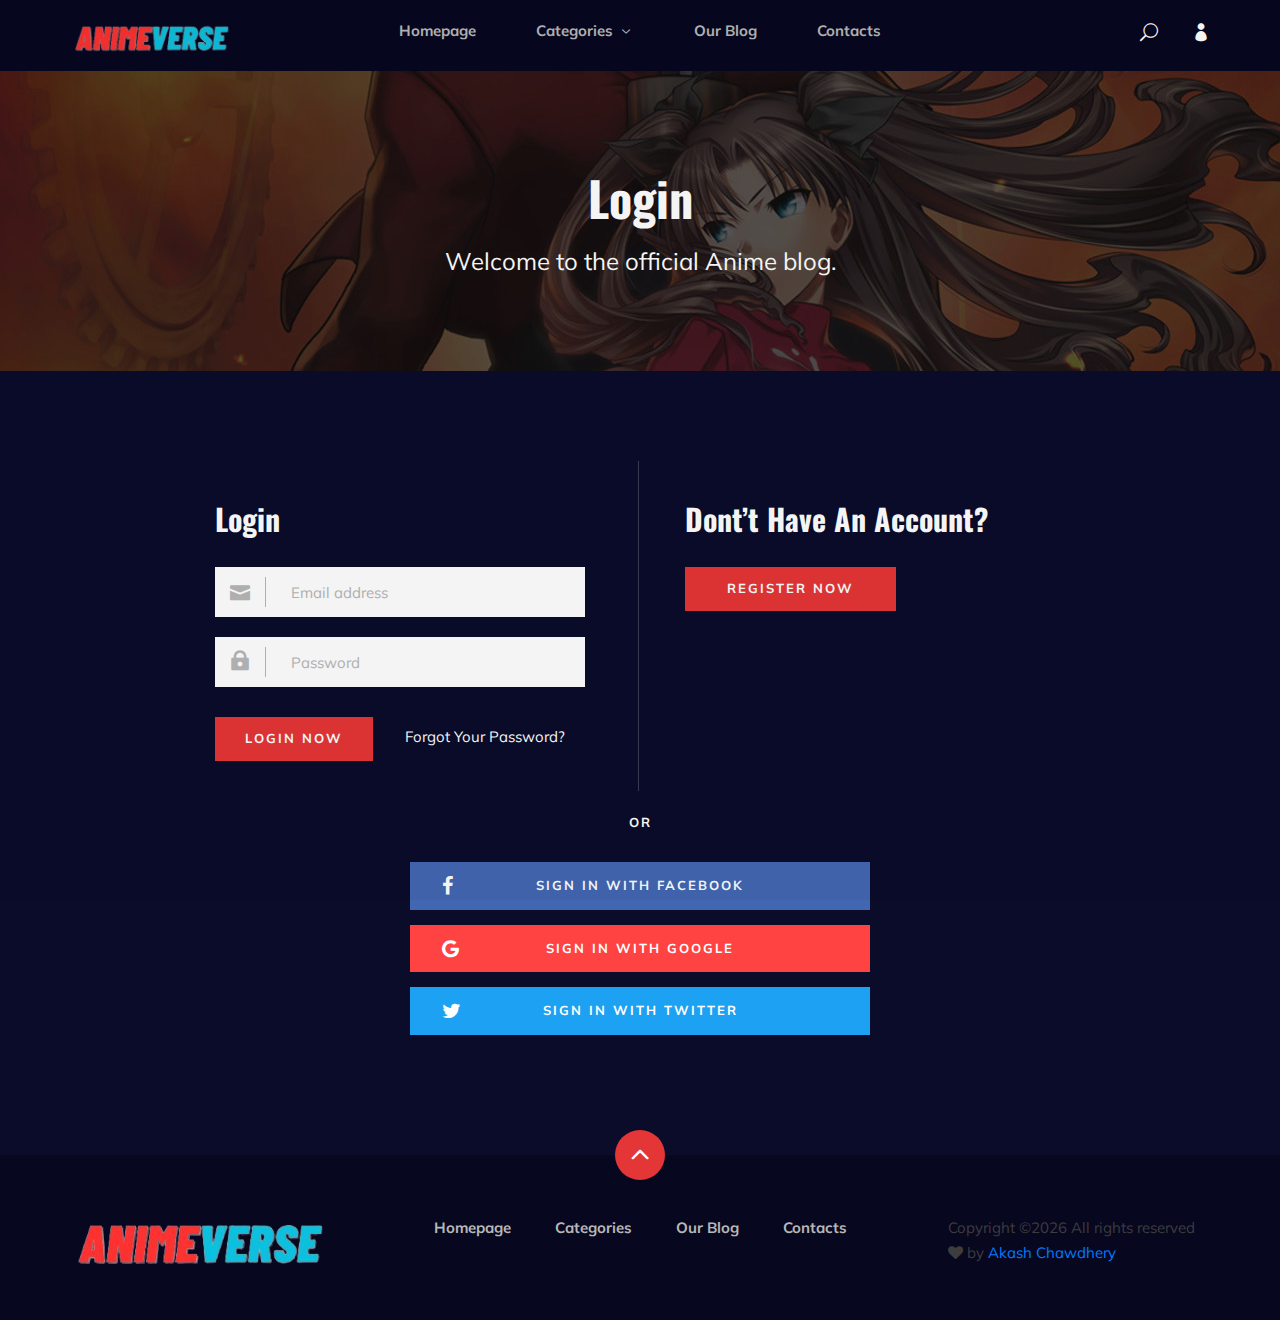
<file: login.html>
<!DOCTYPE html>
<html lang="zxx">

<head>
    <meta charset="UTF-8">
    <meta name="description" content="AnimeVerse">
    <meta name="keywords" content="Anime, unica, creative, html">
    <meta name="viewport" content="width=device-width, initial-scale=1.0">
    <meta http-equiv="X-UA-Compatible" content="ie=edge">
    <title>AnimeVerse</title>

    <!-- Google Font -->
    <link href="https://fonts.googleapis.com/css2?family=Oswald:wght@300;400;500;600;700&display=swap" rel="stylesheet">
    <link href="https://fonts.googleapis.com/css2?family=Mulish:wght@300;400;500;600;700;800;900&display=swap"
    rel="stylesheet">

    <!-- Css Styles -->
    <link rel="stylesheet" href="css/bootstrap.min.css" type="text/css">
    <link rel="stylesheet" href="css/font-awesome.min.css" type="text/css">
    <link rel="stylesheet" href="css/elegant-icons.css" type="text/css">
    <link rel="stylesheet" href="css/plyr.css" type="text/css">
    <link rel="stylesheet" href="css/nice-select.css" type="text/css">
    <link rel="stylesheet" href="css/owl.carousel.min.css" type="text/css">
    <link rel="stylesheet" href="css/slicknav.min.css" type="text/css">
    <link rel="stylesheet" href="css/style.css" type="text/css">
</head>

<body>
    <!-- Page Preloder -->
    <div id="preloder">
        <div class="loader"></div>
    </div>

    <!-- Header Section Begin -->
    <header class="header">
        <div class="container">
            <div class="row">
                <div class="col-lg-2">
                    <div class="header__logo">
                        <a href="./index.html">
                            <img src="img/logo.png" alt="">
                        </a>
                    </div>
                </div>
                <div class="col-lg-8">
                    <div class="header__nav">
                        <nav class="header__menu mobile-menu">
                            <ul>
                                <li><a href="./index.html">Homepage</a></li>
                                <li><a href="./categories.html">Categories <span class="arrow_carrot-down"></span></a>
                                    <ul class="dropdown">
                                        <li><a href="./categories.html">Categories</a></li>
                                        <li><a href="./anime-details.html">Anime Details</a></li>
                                        <li><a href="./anime-watching.html">Anime Watching</a></li>
                                        <li><a href="./blog-details.html">Blog Details</a></li>
                                        <li><a href="./signup.html">Sign Up</a></li>
                                        <li><a href="./login.html">Login</a></li>
                                    </ul>
                                </li>
                                <li><a href="./blog.html">Our Blog</a></li>
                                <li><a href="#">Contacts</a></li>
                            </ul>
                        </nav>
                    </div>
                </div>
                <div class="col-lg-2">
                    <div class="header__right">
                        <a href="#" class="search-switch"><span class="icon_search"></span></a>
                        <a href="./login.html"><span class="icon_profile"></span></a>
                    </div>
                </div>
            </div>
            <div id="mobile-menu-wrap"></div>
        </div>
    </header>
    <!-- Header End -->

    <!-- Normal Breadcrumb Begin -->
    <section class="normal-breadcrumb set-bg" data-setbg="img/normal-breadcrumb.jpg">
        <div class="container">
            <div class="row">
                <div class="col-lg-12 text-center">
                    <div class="normal__breadcrumb__text">
                        <h2>Login</h2>
                        <p>Welcome to the official Anime blog.</p>
                    </div>
                </div>
            </div>
        </div>
    </section>
    <!-- Normal Breadcrumb End -->

    <!-- Login Section Begin -->
    <section class="login spad">
        <div class="container">
            <div class="row">
                <div class="col-lg-6">
                    <div class="login__form">
                        <h3>Login</h3>
                        <form action="#">
                            <div class="input__item">
                                <input type="text" placeholder="Email address">
                                <span class="icon_mail"></span>
                            </div>
                            <div class="input__item">
                                <input type="text" placeholder="Password">
                                <span class="icon_lock"></span>
                            </div>
                            <button type="submit" class="site-btn">Login Now</button>
                        </form>
                        <a href="#" class="forget_pass">Forgot Your Password?</a>
                    </div>
                </div>
                <div class="col-lg-6">
                    <div class="login__register">
                        <h3>Dont’t Have An Account?</h3>
                        <a href="signup.html" class="primary-btn">Register Now</a>
                    </div>
                </div>
            </div>
            <div class="login__social">
                <div class="row d-flex justify-content-center">
                    <div class="col-lg-6">
                        <div class="login__social__links">
                            <span>or</span>
                            <ul>
                                <li><a href="#" class="facebook"><i class="fa fa-facebook"></i> Sign in With
                                Facebook</a></li>
                                <li><a href="#" class="google"><i class="fa fa-google"></i> Sign in With Google</a></li>
                                <li><a href="#" class="twitter"><i class="fa fa-twitter"></i> Sign in With Twitter</a>
                                </li>
                            </ul>
                        </div>
                    </div>
                </div>
            </div>
        </div>
    </section>
    <!-- Login Section End -->

    <!-- Footer Section Begin -->
    <footer class="footer">
        <div class="page-up">
            <a href="#" id="scrollToTopButton"><span class="arrow_carrot-up"></span></a>
        </div>
        <div class="container">
            <div class="row">
                <div class="col-lg-3">
                    <div class="footer__logo">
                        <a href="./index.html"><img src="img/logo.png" alt=""></a>
                    </div>
                </div>
                <div class="col-lg-6">
                    <div class="footer__nav">
                        <ul>
                            <li class="active"><a href="./index.html">Homepage</a></li>
                            <li><a href="./categories.html">Categories</a></li>
                            <li><a href="./blog.html">Our Blog</a></li>
                            <li><a href="#">Contacts</a></li>
                        </ul>
                    </div>
                </div>
                <div class="col-lg-3">
                    <p>
                      Copyright &copy;<script>document.write(new Date().getFullYear());</script> All rights reserved  <i class="fa fa-heart" aria-hidden="true"></i> by <a href="https://github.com/AkashChaudhary14" target="_blank">Akash Chawdhery</a>
                      </p>
    
                  </div>
              </div>
          </div>
      </footer>
      <!-- Footer Section End -->

      <!-- Search model Begin -->
      <div class="search-model">
        <div class="h-100 d-flex align-items-center justify-content-center">
            <div class="search-close-switch"><i class="icon_close"></i></div>
            <form class="search-model-form">
                <input type="text" id="search-input" placeholder="Search here.....">
            </form>
        </div>
    </div>
    <!-- Search model end -->

    <!-- Js Plugins -->
    <script src="js/jquery-3.3.1.min.js"></script>
    <script src="js/bootstrap.min.js"></script>
    <script src="js/player.js"></script>
    <script src="js/jquery.nice-select.min.js"></script>
    <script src="js/mixitup.min.js"></script>
    <script src="js/jquery.slicknav.js"></script>
    <script src="js/owl.carousel.min.js"></script>
    <script src="js/main.js"></script>


</body>

</html>
</file>
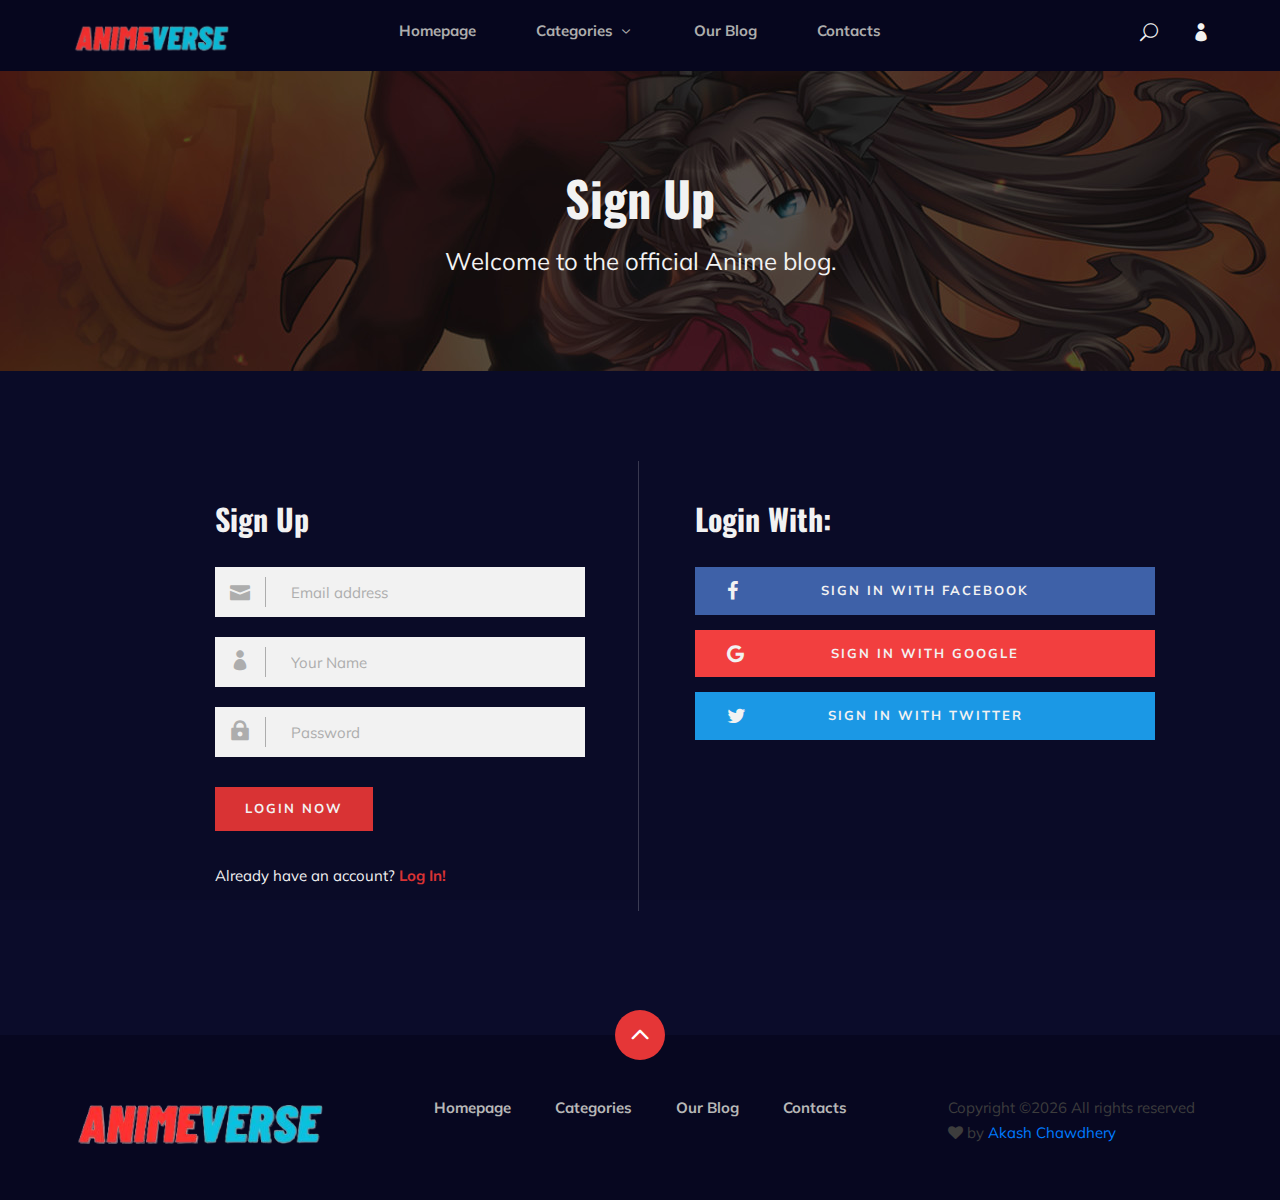
<file: signup.html>
<!DOCTYPE html>
<html lang="zxx">

<head>
    <meta charset="UTF-8">
    <meta name="description" content="Anime Template">
    <meta name="keywords" content="Anime, unica, creative, html">
    <meta name="viewport" content="width=device-width, initial-scale=1.0">
    <meta http-equiv="X-UA-Compatible" content="ie=edge">
    <title>Anime | Template</title>

    <!-- Google Font -->
    <link href="https://fonts.googleapis.com/css2?family=Oswald:wght@300;400;500;600;700&display=swap" rel="stylesheet">
    <link href="https://fonts.googleapis.com/css2?family=Mulish:wght@300;400;500;600;700;800;900&display=swap"
    rel="stylesheet">

    <!-- Css Styles -->
    <link rel="stylesheet" href="css/bootstrap.min.css" type="text/css">
    <link rel="stylesheet" href="css/font-awesome.min.css" type="text/css">
    <link rel="stylesheet" href="css/elegant-icons.css" type="text/css">
    <link rel="stylesheet" href="css/plyr.css" type="text/css">
    <link rel="stylesheet" href="css/nice-select.css" type="text/css">
    <link rel="stylesheet" href="css/owl.carousel.min.css" type="text/css">
    <link rel="stylesheet" href="css/slicknav.min.css" type="text/css">
    <link rel="stylesheet" href="css/style.css" type="text/css">
</head>

<body>
    <!-- Page Preloder -->
    <div id="preloder">
        <div class="loader"></div>
    </div>

    <!-- Header Section Begin -->
    <header class="header">
        <div class="container">
            <div class="row">
                <div class="col-lg-2">
                    <div class="header__logo">
                        <a href="./index.html">
                            <img src="img/logo.png" alt="">
                        </a>
                    </div>
                </div>
                <div class="col-lg-8">
                    <div class="header__nav">
                        <nav class="header__menu mobile-menu">
                            <ul>
                                <li><a href="./index.html">Homepage</a></li>
                                <li><a href="./categories.html">Categories <span class="arrow_carrot-down"></span></a>
                                    <ul class="dropdown">
                                        <li><a href="./categories.html">Categories</a></li>
                                        <li><a href="./anime-details.html">Anime Details</a></li>
                                        <li><a href="./anime-watching.html">Anime Watching</a></li>
                                        <li><a href="./blog-details.html">Blog Details</a></li>
                                        <li><a href="./signup.html">Sign Up</a></li>
                                        <li><a href="./login.html">Login</a></li>
                                    </ul>
                                </li>
                                <li><a href="./blog.html">Our Blog</a></li>
                                <li><a href="#">Contacts</a></li>
                            </ul>
                        </nav>
                    </div>
                </div>
                <div class="col-lg-2">
                    <div class="header__right">
                        <a href="#" class="search-switch"><span class="icon_search"></span></a>
                        <a href="./login.html"><span class="icon_profile"></span></a>
                    </div>
                </div>
            </div>
            <div id="mobile-menu-wrap"></div>
        </div>
    </header>
    <!-- Header End -->

    <!-- Normal Breadcrumb Begin -->
    <section class="normal-breadcrumb set-bg" data-setbg="img/normal-breadcrumb.jpg">
        <div class="container">
            <div class="row">
                <div class="col-lg-12 text-center">
                    <div class="normal__breadcrumb__text">
                        <h2>Sign Up</h2>
                        <p>Welcome to the official Anime blog.</p>
                    </div>
                </div>
            </div>
        </div>
    </section>
    <!-- Normal Breadcrumb End -->

    <!-- Signup Section Begin -->
    <section class="signup spad">
        <div class="container">
            <div class="row">
                <div class="col-lg-6">
                    <div class="login__form">
                        <h3>Sign Up</h3>
                        <form action="#">
                            <div class="input__item">
                                <input type="text" placeholder="Email address">
                                <span class="icon_mail"></span>
                            </div>
                            <div class="input__item">
                                <input type="text" placeholder="Your Name">
                                <span class="icon_profile"></span>
                            </div>
                            <div class="input__item">
                                <input type="text" placeholder="Password">
                                <span class="icon_lock"></span>
                            </div>
                            <button type="submit" class="site-btn">Login Now</button>
                        </form>
                        <h5>Already have an account? <a href="#">Log In!</a></h5>
                    </div>
                </div>
                <div class="col-lg-6">
                    <div class="login__social__links">
                        <h3>Login With:</h3>
                        <ul>
                            <li><a href="#" class="facebook"><i class="fa fa-facebook"></i> Sign in With Facebook</a>
                            </li>
                            <li><a href="#" class="google"><i class="fa fa-google"></i> Sign in With Google</a></li>
                            <li><a href="#" class="twitter"><i class="fa fa-twitter"></i> Sign in With Twitter</a></li>
                        </ul>
                    </div>
                </div>
            </div>
        </div>
    </section>
    <!-- Signup Section End -->

    <!-- Footer Section Begin -->
    <footer class="footer">
        <div class="page-up">
            <a href="#" id="scrollToTopButton"><span class="arrow_carrot-up"></span></a>
        </div>
        <div class="container">
            <div class="row">
                <div class="col-lg-3">
                    <div class="footer__logo">
                        <a href="./index.html"><img src="img/logo.png" alt=""></a>
                    </div>
                </div>
                <div class="col-lg-6">
                    <div class="footer__nav">
                        <ul>
                            <li class="active"><a href="./index.html">Homepage</a></li>
                            <li><a href="./categories.html">Categories</a></li>
                            <li><a href="./blog.html">Our Blog</a></li>
                            <li><a href="#">Contacts</a></li>
                        </ul>
                    </div>
                </div>
                
                    <div class="col-lg-3">
                        <p>
                          Copyright &copy;<script>document.write(new Date().getFullYear());</script> All rights reserved  <i class="fa fa-heart" aria-hidden="true"></i> by <a href="https://github.com/AkashChaudhary14" target="_blank">Akash Chawdhery</a>
                          </p>
        
                      </div>
              </div>
          </div>
      </footer>
      <!-- Footer Section End -->

      <!-- Search model Begin -->
      <div class="search-model">
        <div class="h-100 d-flex align-items-center justify-content-center">
            <div class="search-close-switch"><i class="icon_close"></i></div>
            <form class="search-model-form">
                <input type="text" id="search-input" placeholder="Search here.....">
            </form>
        </div>
    </div>
    <!-- Search model end -->

    <!-- Js Plugins -->
    <script src="js/jquery-3.3.1.min.js"></script>
    <script src="js/bootstrap.min.js"></script>
    <script src="js/player.js"></script>
    <script src="js/jquery.nice-select.min.js"></script>
    <script src="js/mixitup.min.js"></script>
    <script src="js/jquery.slicknav.js"></script>
    <script src="js/owl.carousel.min.js"></script>
    <script src="js/main.js"></script>

</body>

</html>
</file>
<file: css/elegant-icons.css>
@font-face {
	font-family: 'ElegantIcons';
	src:url('../fonts/ElegantIcons.eot');
	src:url('../fonts/ElegantIcons.eot?#iefix') format('embedded-opentype'),
		url('../fonts/ElegantIcons.woff') format('woff'),
		url('../fonts/ElegantIcons.ttf') format('truetype'),
		url('../fonts/ElegantIcons.svg#ElegantIcons') format('svg');
	font-weight: normal;
	font-style: normal;
}

/* Use the following CSS code if you want to use data attributes for inserting your icons */
[data-icon]:before {
	font-family: 'ElegantIcons';
	content: attr(data-icon);
	speak: none;
	font-weight: normal;
	font-variant: normal;
	text-transform: none;
	line-height: 1;
	-webkit-font-smoothing: antialiased;
	-moz-osx-font-smoothing: grayscale;
}

/* Use the following CSS code if you want to have a class per icon */
/*
Instead of a list of all class selectors,
you can use the generic selector below, but it's slower:
[class*="your-class-prefix"] {
*/
.arrow_up, .arrow_down, .arrow_left, .arrow_right, .arrow_left-up, .arrow_right-up, .arrow_right-down, .arrow_left-down, .arrow-up-down, .arrow_up-down_alt, .arrow_left-right_alt, .arrow_left-right, .arrow_expand_alt2, .arrow_expand_alt, .arrow_condense, .arrow_expand, .arrow_move, .arrow_carrot-up, .arrow_carrot-down, .arrow_carrot-left, .arrow_carrot-right, .arrow_carrot-2up, .arrow_carrot-2down, .arrow_carrot-2left, .arrow_carrot-2right, .arrow_carrot-up_alt2, .arrow_carrot-down_alt2, .arrow_carrot-left_alt2, .arrow_carrot-right_alt2, .arrow_carrot-2up_alt2, .arrow_carrot-2down_alt2, .arrow_carrot-2left_alt2, .arrow_carrot-2right_alt2, .arrow_triangle-up, .arrow_triangle-down, .arrow_triangle-left, .arrow_triangle-right, .arrow_triangle-up_alt2, .arrow_triangle-down_alt2, .arrow_triangle-left_alt2, .arrow_triangle-right_alt2, .arrow_back, .icon_minus-06, .icon_plus, .icon_close, .icon_check, .icon_minus_alt2, .icon_plus_alt2, .icon_close_alt2, .icon_check_alt2, .icon_zoom-out_alt, .icon_zoom-in_alt, .icon_search, .icon_box-empty, .icon_box-selected, .icon_minus-box, .icon_plus-box, .icon_box-checked, .icon_circle-empty, .icon_circle-slelected, .icon_stop_alt2, .icon_stop, .icon_pause_alt2, .icon_pause, .icon_menu, .icon_menu-square_alt2, .icon_menu-circle_alt2, .icon_ul, .icon_ol, .icon_adjust-horiz, .icon_adjust-vert, .icon_document_alt, .icon_documents_alt, .icon_pencil, .icon_pencil-edit_alt, .icon_pencil-edit, .icon_folder-alt, .icon_folder-open_alt, .icon_folder-add_alt, .icon_info_alt, .icon_error-oct_alt, .icon_error-circle_alt, .icon_error-triangle_alt, .icon_question_alt2, .icon_question, .icon_comment_alt, .icon_chat_alt, .icon_vol-mute_alt, .icon_volume-low_alt, .icon_volume-high_alt, .icon_quotations, .icon_quotations_alt2, .icon_clock_alt, .icon_lock_alt, .icon_lock-open_alt, .icon_key_alt, .icon_cloud_alt, .icon_cloud-upload_alt, .icon_cloud-download_alt, .icon_image, .icon_images, .icon_lightbulb_alt, .icon_gift_alt, .icon_house_alt, .icon_genius, .icon_mobile, .icon_tablet, .icon_laptop, .icon_desktop, .icon_camera_alt, .icon_mail_alt, .icon_cone_alt, .icon_ribbon_alt, .icon_bag_alt, .icon_creditcard, .icon_cart_alt, .icon_paperclip, .icon_tag_alt, .icon_tags_alt, .icon_trash_alt, .icon_cursor_alt, .icon_mic_alt, .icon_compass_alt, .icon_pin_alt, .icon_pushpin_alt, .icon_map_alt, .icon_drawer_alt, .icon_toolbox_alt, .icon_book_alt, .icon_calendar, .icon_film, .icon_table, .icon_contacts_alt, .icon_headphones, .icon_lifesaver, .icon_piechart, .icon_refresh, .icon_link_alt, .icon_link, .icon_loading, .icon_blocked, .icon_archive_alt, .icon_heart_alt, .icon_star_alt, .icon_star-half_alt, .icon_star, .icon_star-half, .icon_tools, .icon_tool, .icon_cog, .icon_cogs, .arrow_up_alt, .arrow_down_alt, .arrow_left_alt, .arrow_right_alt, .arrow_left-up_alt, .arrow_right-up_alt, .arrow_right-down_alt, .arrow_left-down_alt, .arrow_condense_alt, .arrow_expand_alt3, .arrow_carrot_up_alt, .arrow_carrot-down_alt, .arrow_carrot-left_alt, .arrow_carrot-right_alt, .arrow_carrot-2up_alt, .arrow_carrot-2dwnn_alt, .arrow_carrot-2left_alt, .arrow_carrot-2right_alt, .arrow_triangle-up_alt, .arrow_triangle-down_alt, .arrow_triangle-left_alt, .arrow_triangle-right_alt, .icon_minus_alt, .icon_plus_alt, .icon_close_alt, .icon_check_alt, .icon_zoom-out, .icon_zoom-in, .icon_stop_alt, .icon_menu-square_alt, .icon_menu-circle_alt, .icon_document, .icon_documents, .icon_pencil_alt, .icon_folder, .icon_folder-open, .icon_folder-add, .icon_folder_upload, .icon_folder_download, .icon_info, .icon_error-circle, .icon_error-oct, .icon_error-triangle, .icon_question_alt, .icon_comment, .icon_chat, .icon_vol-mute, .icon_volume-low, .icon_volume-high, .icon_quotations_alt, .icon_clock, .icon_lock, .icon_lock-open, .icon_key, .icon_cloud, .icon_cloud-upload, .icon_cloud-download, .icon_lightbulb, .icon_gift, .icon_house, .icon_camera, .icon_mail, .icon_cone, .icon_ribbon, .icon_bag, .icon_cart, .icon_tag, .icon_tags, .icon_trash, .icon_cursor, .icon_mic, .icon_compass, .icon_pin, .icon_pushpin, .icon_map, .icon_drawer, .icon_toolbox, .icon_book, .icon_contacts, .icon_archive, .icon_heart, .icon_profile, .icon_group, .icon_grid-2x2, .icon_grid-3x3, .icon_music, .icon_pause_alt, .icon_phone, .icon_upload, .icon_download, .social_facebook, .social_twitter, .social_pinterest, .social_googleplus, .social_tumblr, .social_tumbleupon, .social_wordpress, .social_instagram, .social_dribbble, .social_vimeo, .social_linkedin, .social_rss, .social_deviantart, .social_share, .social_myspace, .social_skype, .social_youtube, .social_picassa, .social_googledrive, .social_flickr, .social_blogger, .social_spotify, .social_delicious, .social_facebook_circle, .social_twitter_circle, .social_pinterest_circle, .social_googleplus_circle, .social_tumblr_circle, .social_stumbleupon_circle, .social_wordpress_circle, .social_instagram_circle, .social_dribbble_circle, .social_vimeo_circle, .social_linkedin_circle, .social_rss_circle, .social_deviantart_circle, .social_share_circle, .social_myspace_circle, .social_skype_circle, .social_youtube_circle, .social_picassa_circle, .social_googledrive_alt2, .social_flickr_circle, .social_blogger_circle, .social_spotify_circle, .social_delicious_circle, .social_facebook_square, .social_twitter_square, .social_pinterest_square, .social_googleplus_square, .social_tumblr_square, .social_stumbleupon_square, .social_wordpress_square, .social_instagram_square, .social_dribbble_square, .social_vimeo_square, .social_linkedin_square, .social_rss_square, .social_deviantart_square, .social_share_square, .social_myspace_square, .social_skype_square, .social_youtube_square, .social_picassa_square, .social_googledrive_square, .social_flickr_square, .social_blogger_square, .social_spotify_square, .social_delicious_square, .icon_printer, .icon_calulator, .icon_building, .icon_floppy, .icon_drive, .icon_search-2, .icon_id, .icon_id-2, .icon_puzzle, .icon_like, .icon_dislike, .icon_mug, .icon_currency, .icon_wallet, .icon_pens, .icon_easel, .icon_flowchart, .icon_datareport, .icon_briefcase, .icon_shield, .icon_percent, .icon_globe, .icon_globe-2, .icon_target, .icon_hourglass, .icon_balance, .icon_rook, .icon_printer-alt, .icon_calculator_alt, .icon_building_alt, .icon_floppy_alt, .icon_drive_alt, .icon_search_alt, .icon_id_alt, .icon_id-2_alt, .icon_puzzle_alt, .icon_like_alt, .icon_dislike_alt, .icon_mug_alt, .icon_currency_alt, .icon_wallet_alt, .icon_pens_alt, .icon_easel_alt, .icon_flowchart_alt, .icon_datareport_alt, .icon_briefcase_alt, .icon_shield_alt, .icon_percent_alt, .icon_globe_alt, .icon_clipboard {
	font-family: 'ElegantIcons';
	speak: none;
	font-style: normal;
	font-weight: normal;
	font-variant: normal;
	text-transform: none;
	line-height: 1;
	-webkit-font-smoothing: antialiased;
}
.arrow_up:before {
	content: "\21";
}
.arrow_down:before {
	content: "\22";
}
.arrow_left:before {
	content: "\23";
}
.arrow_right:before {
	content: "\24";
}
.arrow_left-up:before {
	content: "\25";
}
.arrow_right-up:before {
	content: "\26";
}
.arrow_right-down:before {
	content: "\27";
}
.arrow_left-down:before {
	content: "\28";
}
.arrow-up-down:before {
	content: "\29";
}
.arrow_up-down_alt:before {
	content: "\2a";
}
.arrow_left-right_alt:before {
	content: "\2b";
}
.arrow_left-right:before {
	content: "\2c";
}
.arrow_expand_alt2:before {
	content: "\2d";
}
.arrow_expand_alt:before {
	content: "\2e";
}
.arrow_condense:before {
	content: "\2f";
}
.arrow_expand:before {
	content: "\30";
}
.arrow_move:before {
	content: "\31";
}
.arrow_carrot-up:before {
	content: "\32";
}
.arrow_carrot-down:before {
	content: "\33";
}
.arrow_carrot-left:before {
	content: "\34";
}
.arrow_carrot-right:before {
	content: "\35";
}
.arrow_carrot-2up:before {
	content: "\36";
}
.arrow_carrot-2down:before {
	content: "\37";
}
.arrow_carrot-2left:before {
	content: "\38";
}
.arrow_carrot-2right:before {
	content: "\39";
}
.arrow_carrot-up_alt2:before {
	content: "\3a";
}
.arrow_carrot-down_alt2:before {
	content: "\3b";
}
.arrow_carrot-left_alt2:before {
	content: "\3c";
}
.arrow_carrot-right_alt2:before {
	content: "\3d";
}
.arrow_carrot-2up_alt2:before {
	content: "\3e";
}
.arrow_carrot-2down_alt2:before {
	content: "\3f";
}
.arrow_carrot-2left_alt2:before {
	content: "\40";
}
.arrow_carrot-2right_alt2:before {
	content: "\41";
}
.arrow_triangle-up:before {
	content: "\42";
}
.arrow_triangle-down:before {
	content: "\43";
}
.arrow_triangle-left:before {
	content: "\44";
}
.arrow_triangle-right:before {
	content: "\45";
}
.arrow_triangle-up_alt2:before {
	content: "\46";
}
.arrow_triangle-down_alt2:before {
	content: "\47";
}
.arrow_triangle-left_alt2:before {
	content: "\48";
}
.arrow_triangle-right_alt2:before {
	content: "\49";
}
.arrow_back:before {
	content: "\4a";
}
.icon_minus-06:before {
	content: "\4b";
}
.icon_plus:before {
	content: "\4c";
}
.icon_close:before {
	content: "\4d";
}
.icon_check:before {
	content: "\4e";
}
.icon_minus_alt2:before {
	content: "\4f";
}
.icon_plus_alt2:before {
	content: "\50";
}
.icon_close_alt2:before {
	content: "\51";
}
.icon_check_alt2:before {
	content: "\52";
}
.icon_zoom-out_alt:before {
	content: "\53";
}
.icon_zoom-in_alt:before {
	content: "\54";
}
.icon_search:before {
	content: "\55";
}
.icon_box-empty:before {
	content: "\56";
}
.icon_box-selected:before {
	content: "\57";
}
.icon_minus-box:before {
	content: "\58";
}
.icon_plus-box:before {
	content: "\59";
}
.icon_box-checked:before {
	content: "\5a";
}
.icon_circle-empty:before {
	content: "\5b";
}
.icon_circle-slelected:before {
	content: "\5c";
}
.icon_stop_alt2:before {
	content: "\5d";
}
.icon_stop:before {
	content: "\5e";
}
.icon_pause_alt2:before {
	content: "\5f";
}
.icon_pause:before {
	content: "\60";
}
.icon_menu:before {
	content: "\61";
}
.icon_menu-square_alt2:before {
	content: "\62";
}
.icon_menu-circle_alt2:before {
	content: "\63";
}
.icon_ul:before {
	content: "\64";
}
.icon_ol:before {
	content: "\65";
}
.icon_adjust-horiz:before {
	content: "\66";
}
.icon_adjust-vert:before {
	content: "\67";
}
.icon_document_alt:before {
	content: "\68";
}
.icon_documents_alt:before {
	content: "\69";
}
.icon_pencil:before {
	content: "\6a";
}
.icon_pencil-edit_alt:before {
	content: "\6b";
}
.icon_pencil-edit:before {
	content: "\6c";
}
.icon_folder-alt:before {
	content: "\6d";
}
.icon_folder-open_alt:before {
	content: "\6e";
}
.icon_folder-add_alt:before {
	content: "\6f";
}
.icon_info_alt:before {
	content: "\70";
}
.icon_error-oct_alt:before {
	content: "\71";
}
.icon_error-circle_alt:before {
	content: "\72";
}
.icon_error-triangle_alt:before {
	content: "\73";
}
.icon_question_alt2:before {
	content: "\74";
}
.icon_question:before {
	content: "\75";
}
.icon_comment_alt:before {
	content: "\76";
}
.icon_chat_alt:before {
	content: "\77";
}
.icon_vol-mute_alt:before {
	content: "\78";
}
.icon_volume-low_alt:before {
	content: "\79";
}
.icon_volume-high_alt:before {
	content: "\7a";
}
.icon_quotations:before {
	content: "\7b";
}
.icon_quotations_alt2:before {
	content: "\7c";
}
.icon_clock_alt:before {
	content: "\7d";
}
.icon_lock_alt:before {
	content: "\7e";
}
.icon_lock-open_alt:before {
	content: "\e000";
}
.icon_key_alt:before {
	content: "\e001";
}
.icon_cloud_alt:before {
	content: "\e002";
}
.icon_cloud-upload_alt:before {
	content: "\e003";
}
.icon_cloud-download_alt:before {
	content: "\e004";
}
.icon_image:before {
	content: "\e005";
}
.icon_images:before {
	content: "\e006";
}
.icon_lightbulb_alt:before {
	content: "\e007";
}
.icon_gift_alt:before {
	content: "\e008";
}
.icon_house_alt:before {
	content: "\e009";
}
.icon_genius:before {
	content: "\e00a";
}
.icon_mobile:before {
	content: "\e00b";
}
.icon_tablet:before {
	content: "\e00c";
}
.icon_laptop:before {
	content: "\e00d";
}
.icon_desktop:before {
	content: "\e00e";
}
.icon_camera_alt:before {
	content: "\e00f";
}
.icon_mail_alt:before {
	content: "\e010";
}
.icon_cone_alt:before {
	content: "\e011";
}
.icon_ribbon_alt:before {
	content: "\e012";
}
.icon_bag_alt:before {
	content: "\e013";
}
.icon_creditcard:before {
	content: "\e014";
}
.icon_cart_alt:before {
	content: "\e015";
}
.icon_paperclip:before {
	content: "\e016";
}
.icon_tag_alt:before {
	content: "\e017";
}
.icon_tags_alt:before {
	content: "\e018";
}
.icon_trash_alt:before {
	content: "\e019";
}
.icon_cursor_alt:before {
	content: "\e01a";
}
.icon_mic_alt:before {
	content: "\e01b";
}
.icon_compass_alt:before {
	content: "\e01c";
}
.icon_pin_alt:before {
	content: "\e01d";
}
.icon_pushpin_alt:before {
	content: "\e01e";
}
.icon_map_alt:before {
	content: "\e01f";
}
.icon_drawer_alt:before {
	content: "\e020";
}
.icon_toolbox_alt:before {
	content: "\e021";
}
.icon_book_alt:before {
	content: "\e022";
}
.icon_calendar:before {
	content: "\e023";
}
.icon_film:before {
	content: "\e024";
}
.icon_table:before {
	content: "\e025";
}
.icon_contacts_alt:before {
	content: "\e026";
}
.icon_headphones:before {
	content: "\e027";
}
.icon_lifesaver:before {
	content: "\e028";
}
.icon_piechart:before {
	content: "\e029";
}
.icon_refresh:before {
	content: "\e02a";
}
.icon_link_alt:before {
	content: "\e02b";
}
.icon_link:before {
	content: "\e02c";
}
.icon_loading:before {
	content: "\e02d";
}
.icon_blocked:before {
	content: "\e02e";
}
.icon_archive_alt:before {
	content: "\e02f";
}
.icon_heart_alt:before {
	content: "\e030";
}
.icon_star_alt:before {
	content: "\e031";
}
.icon_star-half_alt:before {
	content: "\e032";
}
.icon_star:before {
	content: "\e033";
}
.icon_star-half:before {
	content: "\e034";
}
.icon_tools:before {
	content: "\e035";
}
.icon_tool:before {
	content: "\e036";
}
.icon_cog:before {
	content: "\e037";
}
.icon_cogs:before {
	content: "\e038";
}
.arrow_up_alt:before {
	content: "\e039";
}
.arrow_down_alt:before {
	content: "\e03a";
}
.arrow_left_alt:before {
	content: "\e03b";
}
.arrow_right_alt:before {
	content: "\e03c";
}
.arrow_left-up_alt:before {
	content: "\e03d";
}
.arrow_right-up_alt:before {
	content: "\e03e";
}
.arrow_right-down_alt:before {
	content: "\e03f";
}
.arrow_left-down_alt:before {
	content: "\e040";
}
.arrow_condense_alt:before {
	content: "\e041";
}
.arrow_expand_alt3:before {
	content: "\e042";
}
.arrow_carrot_up_alt:before {
	content: "\e043";
}
.arrow_carrot-down_alt:before {
	content: "\e044";
}
.arrow_carrot-left_alt:before {
	content: "\e045";
}
.arrow_carrot-right_alt:before {
	content: "\e046";
}
.arrow_carrot-2up_alt:before {
	content: "\e047";
}
.arrow_carrot-2dwnn_alt:before {
	content: "\e048";
}
.arrow_carrot-2left_alt:before {
	content: "\e049";
}
.arrow_carrot-2right_alt:before {
	content: "\e04a";
}
.arrow_triangle-up_alt:before {
	content: "\e04b";
}
.arrow_triangle-down_alt:before {
	content: "\e04c";
}
.arrow_triangle-left_alt:before {
	content: "\e04d";
}
.arrow_triangle-right_alt:before {
	content: "\e04e";
}
.icon_minus_alt:before {
	content: "\e04f";
}
.icon_plus_alt:before {
	content: "\e050";
}
.icon_close_alt:before {
	content: "\e051";
}
.icon_check_alt:before {
	content: "\e052";
}
.icon_zoom-out:before {
	content: "\e053";
}
.icon_zoom-in:before {
	content: "\e054";
}
.icon_stop_alt:before {
	content: "\e055";
}
.icon_menu-square_alt:before {
	content: "\e056";
}
.icon_menu-circle_alt:before {
	content: "\e057";
}
.icon_document:before {
	content: "\e058";
}
.icon_documents:before {
	content: "\e059";
}
.icon_pencil_alt:before {
	content: "\e05a";
}
.icon_folder:before {
	content: "\e05b";
}
.icon_folder-open:before {
	content: "\e05c";
}
.icon_folder-add:before {
	content: "\e05d";
}
.icon_folder_upload:before {
	content: "\e05e";
}
.icon_folder_download:before {
	content: "\e05f";
}
.icon_info:before {
	content: "\e060";
}
.icon_error-circle:before {
	content: "\e061";
}
.icon_error-oct:before {
	content: "\e062";
}
.icon_error-triangle:before {
	content: "\e063";
}
.icon_question_alt:before {
	content: "\e064";
}
.icon_comment:before {
	content: "\e065";
}
.icon_chat:before {
	content: "\e066";
}
.icon_vol-mute:before {
	content: "\e067";
}
.icon_volume-low:before {
	content: "\e068";
}
.icon_volume-high:before {
	content: "\e069";
}
.icon_quotations_alt:before {
	content: "\e06a";
}
.icon_clock:before {
	content: "\e06b";
}
.icon_lock:before {
	content: "\e06c";
}
.icon_lock-open:before {
	content: "\e06d";
}
.icon_key:before {
	content: "\e06e";
}
.icon_cloud:before {
	content: "\e06f";
}
.icon_cloud-upload:before {
	content: "\e070";
}
.icon_cloud-download:before {
	content: "\e071";
}
.icon_lightbulb:before {
	content: "\e072";
}
.icon_gift:before {
	content: "\e073";
}
.icon_house:before {
	content: "\e074";
}
.icon_camera:before {
	content: "\e075";
}
.icon_mail:before {
	content: "\e076";
}
.icon_cone:before {
	content: "\e077";
}
.icon_ribbon:before {
	content: "\e078";
}
.icon_bag:before {
	content: "\e079";
}
.icon_cart:before {
	content: "\e07a";
}
.icon_tag:before {
	content: "\e07b";
}
.icon_tags:before {
	content: "\e07c";
}
.icon_trash:before {
	content: "\e07d";
}
.icon_cursor:before {
	content: "\e07e";
}
.icon_mic:before {
	content: "\e07f";
}
.icon_compass:before {
	content: "\e080";
}
.icon_pin:before {
	content: "\e081";
}
.icon_pushpin:before {
	content: "\e082";
}
.icon_map:before {
	content: "\e083";
}
.icon_drawer:before {
	content: "\e084";
}
.icon_toolbox:before {
	content: "\e085";
}
.icon_book:before {
	content: "\e086";
}
.icon_contacts:before {
	content: "\e087";
}
.icon_archive:before {
	content: "\e088";
}
.icon_heart:before {
	content: "\e089";
}
.icon_profile:before {
	content: "\e08a";
}
.icon_group:before {
	content: "\e08b";
}
.icon_grid-2x2:before {
	content: "\e08c";
}
.icon_grid-3x3:before {
	content: "\e08d";
}
.icon_music:before {
	content: "\e08e";
}
.icon_pause_alt:before {
	content: "\e08f";
}
.icon_phone:before {
	content: "\e090";
}
.icon_upload:before {
	content: "\e091";
}
.icon_download:before {
	content: "\e092";
}
.social_facebook:before {
	content: "\e093";
}
.social_twitter:before {
	content: "\e094";
}
.social_pinterest:before {
	content: "\e095";
}
.social_googleplus:before {
	content: "\e096";
}
.social_tumblr:before {
	content: "\e097";
}
.social_tumbleupon:before {
	content: "\e098";
}
.social_wordpress:before {
	content: "\e099";
}
.social_instagram:before {
	content: "\e09a";
}
.social_dribbble:before {
	content: "\e09b";
}
.social_vimeo:before {
	content: "\e09c";
}
.social_linkedin:before {
	content: "\e09d";
}
.social_rss:before {
	content: "\e09e";
}
.social_deviantart:before {
	content: "\e09f";
}
.social_share:before {
	content: "\e0a0";
}
.social_myspace:before {
	content: "\e0a1";
}
.social_skype:before {
	content: "\e0a2";
}
.social_youtube:before {
	content: "\e0a3";
}
.social_picassa:before {
	content: "\e0a4";
}
.social_googledrive:before {
	content: "\e0a5";
}
.social_flickr:before {
	content: "\e0a6";
}
.social_blogger:before {
	content: "\e0a7";
}
.social_spotify:before {
	content: "\e0a8";
}
.social_delicious:before {
	content: "\e0a9";
}
.social_facebook_circle:before {
	content: "\e0aa";
}
.social_twitter_circle:before {
	content: "\e0ab";
}
.social_pinterest_circle:before {
	content: "\e0ac";
}
.social_googleplus_circle:before {
	content: "\e0ad";
}
.social_tumblr_circle:before {
	content: "\e0ae";
}
.social_stumbleupon_circle:before {
	content: "\e0af";
}
.social_wordpress_circle:before {
	content: "\e0b0";
}
.social_instagram_circle:before {
	content: "\e0b1";
}
.social_dribbble_circle:before {
	content: "\e0b2";
}
.social_vimeo_circle:before {
	content: "\e0b3";
}
.social_linkedin_circle:before {
	content: "\e0b4";
}
.social_rss_circle:before {
	content: "\e0b5";
}
.social_deviantart_circle:before {
	content: "\e0b6";
}
.social_share_circle:before {
	content: "\e0b7";
}
.social_myspace_circle:before {
	content: "\e0b8";
}
.social_skype_circle:before {
	content: "\e0b9";
}
.social_youtube_circle:before {
	content: "\e0ba";
}
.social_picassa_circle:before {
	content: "\e0bb";
}
.social_googledrive_alt2:before {
	content: "\e0bc";
}
.social_flickr_circle:before {
	content: "\e0bd";
}
.social_blogger_circle:before {
	content: "\e0be";
}
.social_spotify_circle:before {
	content: "\e0bf";
}
.social_delicious_circle:before {
	content: "\e0c0";
}
.social_facebook_square:before {
	content: "\e0c1";
}
.social_twitter_square:before {
	content: "\e0c2";
}
.social_pinterest_square:before {
	content: "\e0c3";
}
.social_googleplus_square:before {
	content: "\e0c4";
}
.social_tumblr_square:before {
	content: "\e0c5";
}
.social_stumbleupon_square:before {
	content: "\e0c6";
}
.social_wordpress_square:before {
	content: "\e0c7";
}
.social_instagram_square:before {
	content: "\e0c8";
}
.social_dribbble_square:before {
	content: "\e0c9";
}
.social_vimeo_square:before {
	content: "\e0ca";
}
.social_linkedin_square:before {
	content: "\e0cb";
}
.social_rss_square:before {
	content: "\e0cc";
}
.social_deviantart_square:before {
	content: "\e0cd";
}
.social_share_square:before {
	content: "\e0ce";
}
.social_myspace_square:before {
	content: "\e0cf";
}
.social_skype_square:before {
	content: "\e0d0";
}
.social_youtube_square:before {
	content: "\e0d1";
}
.social_picassa_square:before {
	content: "\e0d2";
}
.social_googledrive_square:before {
	content: "\e0d3";
}
.social_flickr_square:before {
	content: "\e0d4";
}
.social_blogger_square:before {
	content: "\e0d5";
}
.social_spotify_square:before {
	content: "\e0d6";
}
.social_delicious_square:before {
	content: "\e0d7";
}
.icon_printer:before {
	content: "\e103";
}
.icon_calulator:before {
	content: "\e0ee";
}
.icon_building:before {
	content: "\e0ef";
}
.icon_floppy:before {
	content: "\e0e8";
}
.icon_drive:before {
	content: "\e0ea";
}
.icon_search-2:before {
	content: "\e101";
}
.icon_id:before {
	content: "\e107";
}
.icon_id-2:before {
	content: "\e108";
}
.icon_puzzle:before {
	content: "\e102";
}
.icon_like:before {
	content: "\e106";
}
.icon_dislike:before {
	content: "\e0eb";
}
.icon_mug:before {
	content: "\e105";
}
.icon_currency:before {
	content: "\e0ed";
}
.icon_wallet:before {
	content: "\e100";
}
.icon_pens:before {
	content: "\e104";
}
.icon_easel:before {
	content: "\e0e9";
}
.icon_flowchart:before {
	content: "\e109";
}
.icon_datareport:before {
	content: "\e0ec";
}
.icon_briefcase:before {
	content: "\e0fe";
}
.icon_shield:before {
	content: "\e0f6";
}
.icon_percent:before {
	content: "\e0fb";
}
.icon_globe:before {
	content: "\e0e2";
}
.icon_globe-2:before {
	content: "\e0e3";
}
.icon_target:before {
	content: "\e0f5";
}
.icon_hourglass:before {
	content: "\e0e1";
}
.icon_balance:before {
	content: "\e0ff";
}
.icon_rook:before {
	content: "\e0f8";
}
.icon_printer-alt:before {
	content: "\e0fa";
}
.icon_calculator_alt:before {
	content: "\e0e7";
}
.icon_building_alt:before {
	content: "\e0fd";
}
.icon_floppy_alt:before {
	content: "\e0e4";
}
.icon_drive_alt:before {
	content: "\e0e5";
}
.icon_search_alt:before {
	content: "\e0f7";
}
.icon_id_alt:before {
	content: "\e0e0";
}
.icon_id-2_alt:before {
	content: "\e0fc";
}
.icon_puzzle_alt:before {
	content: "\e0f9";
}
.icon_like_alt:before {
	content: "\e0dd";
}
.icon_dislike_alt:before {
	content: "\e0f1";
}
.icon_mug_alt:before {
	content: "\e0dc";
}
.icon_currency_alt:before {
	content: "\e0f3";
}
.icon_wallet_alt:before {
	content: "\e0d8";
}
.icon_pens_alt:before {
	content: "\e0db";
}
.icon_easel_alt:before {
	content: "\e0f0";
}
.icon_flowchart_alt:before {
	content: "\e0df";
}
.icon_datareport_alt:before {
	content: "\e0f2";
}
.icon_briefcase_alt:before {
	content: "\e0f4";
}
.icon_shield_alt:before {
	content: "\e0d9";
}
.icon_percent_alt:before {
	content: "\e0da";
}
.icon_globe_alt:before {
	content: "\e0de";
}
.icon_clipboard:before {
	content: "\e0e6";
}


	.glyph {
		float: left;
		text-align: center;
		padding: .75em;
		margin: .4em 1.5em .75em 0;
		width: 6em;
text-shadow: none;
	}
        .glyph_big {
        font-size: 128px;
        color: #59c5dc;
        float: left;
        margin-right: 20px;
        }

        .glyph div { padding-bottom: 10px;}

	.glyph input {
		font-family: consolas, monospace;
		font-size: 12px;
		width: 100%;
		text-align: center;
		border: 0;
		box-shadow: 0 0 0 1px #ccc;
		padding: .2em;
                -moz-border-radius: 5px;
                -webkit-border-radius: 5px;
	}
	.centered {
		margin-left: auto;
		margin-right: auto;
	}
	.glyph .fs1 {
		font-size: 2em;
	}
</file>
<file: css/plyr.css>
@keyframes plyr-progress{to{background-position:25px 0;background-position:var(--plyr-progress-loading-size,25px) 0}}@keyframes plyr-popup{0%{opacity:.5;transform:translateY(10px)}to{opacity:1;transform:translateY(0)}}@keyframes plyr-fade-in{from{opacity:0}to{opacity:1}}.plyr{-moz-osx-font-smoothing:grayscale;-webkit-font-smoothing:antialiased;align-items:center;direction:ltr;display:flex;flex-direction:column;font-family:inherit;font-family:var(--plyr-font-family,inherit);font-variant-numeric:tabular-nums;font-weight:400;font-weight:var(--plyr-font-weight-regular,400);height:100%;line-height:1.7;line-height:var(--plyr-line-height,1.7);max-width:100%;min-width:200px;position:relative;text-shadow:none;transition:box-shadow .3s ease;z-index:0}.plyr audio,.plyr iframe,.plyr video{display:block;height:100%;width:100%}.plyr button{font:inherit;line-height:inherit;width:auto}.plyr:focus{outline:0}.plyr--full-ui{box-sizing:border-box}.plyr--full-ui *,.plyr--full-ui ::after,.plyr--full-ui ::before{box-sizing:inherit}.plyr--full-ui a,.plyr--full-ui button,.plyr--full-ui input,.plyr--full-ui label{touch-action:manipulation}.plyr__badge{background:#4a5464;background:var(--plyr-badge-background,#4a5464);border-radius:2px;border-radius:var(--plyr-badge-border-radius,2px);color:#fff;color:var(--plyr-badge-text-color,#fff);font-size:9px;font-size:var(--plyr-font-size-badge,9px);line-height:1;padding:3px 4px}.plyr--full-ui ::-webkit-media-text-track-container{display:none}.plyr__captions{animation:plyr-fade-in .3s ease;bottom:0;display:none;font-size:13px;font-size:var(--plyr-font-size-small,13px);left:0;padding:10px;padding:var(--plyr-control-spacing,10px);position:absolute;text-align:center;transition:transform .4s ease-in-out;width:100%}.plyr__captions span:empty{display:none}@media (min-width:480px){.plyr__captions{font-size:15px;font-size:var(--plyr-font-size-base,15px);padding:calc(10px * 2);padding:calc(var(--plyr-control-spacing,10px) * 2)}}@media (min-width:768px){.plyr__captions{font-size:18px;font-size:var(--plyr-font-size-large,18px)}}.plyr--captions-active .plyr__captions{display:block}.plyr:not(.plyr--hide-controls) .plyr__controls:not(:empty)~.plyr__captions{transform:translateY(calc(10px * -4));transform:translateY(calc(var(--plyr-control-spacing,10px) * -4))}.plyr__caption{background:rgba(0,0,0,.8);background:var(--plyr-captions-background,rgba(0,0,0,.8));border-radius:2px;-webkit-box-decoration-break:clone;box-decoration-break:clone;color:#fff;color:var(--plyr-captions-text-color,#fff);line-height:185%;padding:.2em .5em;white-space:pre-wrap}.plyr__caption div{display:inline}.plyr__control{background:0 0;border:0;border-radius:3px;border-radius:var(--plyr-control-radius,3px);color:inherit;cursor:pointer;flex-shrink:0;overflow:visible;padding:calc(10px * .7);padding:calc(var(--plyr-control-spacing,10px) * .7);position:relative;transition:all .3s ease}.plyr__control svg{display:block;fill:currentColor;height:18px;height:var(--plyr-control-icon-size,18px);pointer-events:none;width:18px;width:var(--plyr-control-icon-size,18px)}.plyr__control:focus{outline:0}.plyr__control.plyr__tab-focus{outline-color:#00b3ff;outline-color:var(--plyr-tab-focus-color,var(--plyr-color-main,var(--plyr-color-main,#00b3ff)));outline-offset:2px;outline-style:dotted;outline-width:3px}a.plyr__control{text-decoration:none}a.plyr__control::after,a.plyr__control::before{display:none}.plyr__control.plyr__control--pressed .icon--not-pressed,.plyr__control.plyr__control--pressed .label--not-pressed,.plyr__control:not(.plyr__control--pressed) .icon--pressed,.plyr__control:not(.plyr__control--pressed) .label--pressed{display:none}.plyr--full-ui ::-webkit-media-controls{display:none}.plyr__controls{align-items:center;display:flex;justify-content:flex-end;text-align:center}.plyr__controls .plyr__progress__container{flex:1;min-width:0}.plyr__controls .plyr__controls__item{margin-left:calc(10px / 4);margin-left:calc(var(--plyr-control-spacing,10px)/ 4)}.plyr__controls .plyr__controls__item:first-child{margin-left:0;margin-right:auto}.plyr__controls .plyr__controls__item.plyr__progress__container{padding-left:calc(10px / 4);padding-left:calc(var(--plyr-control-spacing,10px)/ 4)}.plyr__controls .plyr__controls__item.plyr__time{padding:0 calc(10px / 2);padding:0 calc(var(--plyr-control-spacing,10px)/ 2)}.plyr__controls .plyr__controls__item.plyr__progress__container:first-child,.plyr__controls .plyr__controls__item.plyr__time+.plyr__time,.plyr__controls .plyr__controls__item.plyr__time:first-child{padding-left:0}.plyr__controls:empty{display:none}.plyr [data-plyr=airplay],.plyr [data-plyr=captions],.plyr [data-plyr=fullscreen],.plyr [data-plyr=pip]{display:none}.plyr--airplay-supported [data-plyr=airplay],.plyr--captions-enabled [data-plyr=captions],.plyr--fullscreen-enabled [data-plyr=fullscreen],.plyr--pip-supported [data-plyr=pip]{display:inline-block}.plyr__menu{display:flex;position:relative}.plyr__menu .plyr__control svg{transition:transform .3s ease}.plyr__menu .plyr__control[aria-expanded=true] svg{transform:rotate(90deg)}.plyr__menu .plyr__control[aria-expanded=true] .plyr__tooltip{display:none}.plyr__menu__container{animation:plyr-popup .2s ease;background:rgba(255,255,255,.9);background:var(--plyr-menu-background,rgba(255,255,255,.9));border-radius:4px;bottom:100%;box-shadow:0 1px 2px rgba(0,0,0,.15);box-shadow:var(--plyr-menu-shadow,0 1px 2px rgba(0,0,0,.15));color:#4a5464;color:var(--plyr-menu-color,#4a5464);font-size:15px;font-size:var(--plyr-font-size-base,15px);margin-bottom:10px;position:absolute;right:-3px;text-align:left;white-space:nowrap;z-index:3}.plyr__menu__container>div{overflow:hidden;transition:height .35s cubic-bezier(.4,0,.2,1),width .35s cubic-bezier(.4,0,.2,1)}.plyr__menu__container::after{border:4px solid transparent;border:var(--plyr-menu-arrow-size,4px) solid transparent;border-top-color:rgba(255,255,255,.9);border-top-color:var(--plyr-menu-background,rgba(255,255,255,.9));content:'';height:0;position:absolute;right:calc(((18px / 2) + calc(10px * .7)) - (4px / 2));right:calc(((var(--plyr-control-icon-size,18px)/ 2) + calc(var(--plyr-control-spacing,10px) * .7)) - (var(--plyr-menu-arrow-size,4px)/ 2));top:100%;width:0}.plyr__menu__container [role=menu]{padding:calc(10px * .7);padding:calc(var(--plyr-control-spacing,10px) * .7)}.plyr__menu__container [role=menuitem],.plyr__menu__container [role=menuitemradio]{margin-top:2px}.plyr__menu__container [role=menuitem]:first-child,.plyr__menu__container [role=menuitemradio]:first-child{margin-top:0}.plyr__menu__container .plyr__control{align-items:center;color:#4a5464;color:var(--plyr-menu-color,#4a5464);display:flex;font-size:13px;font-size:var(--plyr-font-size-menu,var(--plyr-font-size-small,13px));padding-bottom:calc(calc(10px * .7)/ 1.5);padding-bottom:calc(calc(var(--plyr-control-spacing,10px) * .7)/ 1.5);padding-left:calc(calc(10px * .7) * 1.5);padding-left:calc(calc(var(--plyr-control-spacing,10px) * .7) * 1.5);padding-right:calc(calc(10px * .7) * 1.5);padding-right:calc(calc(var(--plyr-control-spacing,10px) * .7) * 1.5);padding-top:calc(calc(10px * .7)/ 1.5);padding-top:calc(calc(var(--plyr-control-spacing,10px) * .7)/ 1.5);-webkit-user-select:none;-ms-user-select:none;user-select:none;width:100%}.plyr__menu__container .plyr__control>span{align-items:inherit;display:flex;width:100%}.plyr__menu__container .plyr__control::after{border:4px solid transparent;border:var(--plyr-menu-item-arrow-size,4px) solid transparent;content:'';position:absolute;top:50%;transform:translateY(-50%)}.plyr__menu__container .plyr__control--forward{padding-right:calc(calc(10px * .7) * 4);padding-right:calc(calc(var(--plyr-control-spacing,10px) * .7) * 4)}.plyr__menu__container .plyr__control--forward::after{border-left-color:#728197;border-left-color:var(--plyr-menu-arrow-color,#728197);right:calc((calc(10px * .7) * 1.5) - 4px);right:calc((calc(var(--plyr-control-spacing,10px) * .7) * 1.5) - var(--plyr-menu-item-arrow-size,4px))}.plyr__menu__container .plyr__control--forward.plyr__tab-focus::after,.plyr__menu__container .plyr__control--forward:hover::after{border-left-color:currentColor}.plyr__menu__container .plyr__control--back{font-weight:400;font-weight:var(--plyr-font-weight-regular,400);margin:calc(10px * .7);margin:calc(var(--plyr-control-spacing,10px) * .7);margin-bottom:calc(calc(10px * .7)/ 2);margin-bottom:calc(calc(var(--plyr-control-spacing,10px) * .7)/ 2);padding-left:calc(calc(10px * .7) * 4);padding-left:calc(calc(var(--plyr-control-spacing,10px) * .7) * 4);position:relative;width:calc(100% - (calc(10px * .7) * 2));width:calc(100% - (calc(var(--plyr-control-spacing,10px) * .7) * 2))}.plyr__menu__container .plyr__control--back::after{border-right-color:#728197;border-right-color:var(--plyr-menu-arrow-color,#728197);left:calc((calc(10px * .7) * 1.5) - 4px);left:calc((calc(var(--plyr-control-spacing,10px) * .7) * 1.5) - var(--plyr-menu-item-arrow-size,4px))}.plyr__menu__container .plyr__control--back::before{background:#dcdfe5;background:var(--plyr-menu-back-border-color,#dcdfe5);box-shadow:0 1px 0 #fff;box-shadow:0 1px 0 var(--plyr-menu-back-border-shadow-color,#fff);content:'';height:1px;left:0;margin-top:calc(calc(10px * .7)/ 2);margin-top:calc(calc(var(--plyr-control-spacing,10px) * .7)/ 2);overflow:hidden;position:absolute;right:0;top:100%}.plyr__menu__container .plyr__control--back.plyr__tab-focus::after,.plyr__menu__container .plyr__control--back:hover::after{border-right-color:currentColor}.plyr__menu__container .plyr__control[role=menuitemradio]{padding-left:calc(10px * .7);padding-left:calc(var(--plyr-control-spacing,10px) * .7)}.plyr__menu__container .plyr__control[role=menuitemradio]::after,.plyr__menu__container .plyr__control[role=menuitemradio]::before{border-radius:100%}.plyr__menu__container .plyr__control[role=menuitemradio]::before{background:rgba(0,0,0,.1);content:'';display:block;flex-shrink:0;height:16px;margin-right:10px;margin-right:var(--plyr-control-spacing,10px);transition:all .3s ease;width:16px}.plyr__menu__container .plyr__control[role=menuitemradio]::after{background:#fff;border:0;height:6px;left:12px;opacity:0;top:50%;transform:translateY(-50%) scale(0);transition:transform .3s ease,opacity .3s ease;width:6px}.plyr__menu__container .plyr__control[role=menuitemradio][aria-checked=true]::before{background:#00b3ff;background:var(--plyr-control-toggle-checked-background,var(--plyr-color-main,var(--plyr-color-main,#00b3ff)))}.plyr__menu__container .plyr__control[role=menuitemradio][aria-checked=true]::after{opacity:1;transform:translateY(-50%) scale(1)}.plyr__menu__container .plyr__control[role=menuitemradio].plyr__tab-focus::before,.plyr__menu__container .plyr__control[role=menuitemradio]:hover::before{background:rgba(35,40,47,.1)}.plyr__menu__container .plyr__menu__value{align-items:center;display:flex;margin-left:auto;margin-right:calc((calc(10px * .7) - 2) * -1);margin-right:calc((calc(var(--plyr-control-spacing,10px) * .7) - 2) * -1);overflow:hidden;padding-left:calc(calc(10px * .7) * 3.5);padding-left:calc(calc(var(--plyr-control-spacing,10px) * .7) * 3.5);pointer-events:none}.plyr--full-ui input[type=range]{-webkit-appearance:none;background:0 0;border:0;border-radius:calc(13px * 2);border-radius:calc(var(--plyr-range-thumb-height,13px) * 2);color:#00b3ff;color:var(--plyr-range-fill-background,var(--plyr-color-main,var(--plyr-color-main,#00b3ff)));display:block;height:calc((3px * 2) + 13px);height:calc((var(--plyr-range-thumb-active-shadow-width,3px) * 2) + var(--plyr-range-thumb-height,13px));margin:0;padding:0;transition:box-shadow .3s ease;width:100%}.plyr--full-ui input[type=range]::-webkit-slider-runnable-track{background:0 0;border:0;border-radius:calc(5px / 2);border-radius:calc(var(--plyr-range-track-height,5px)/ 2);height:5px;height:var(--plyr-range-track-height,5px);-webkit-transition:box-shadow .3s ease;transition:box-shadow .3s ease;-webkit-user-select:none;user-select:none;background-image:linear-gradient(to right,currentColor 0,transparent 0);background-image:linear-gradient(to right,currentColor var(--value,0),transparent var(--value,0))}.plyr--full-ui input[type=range]::-webkit-slider-thumb{background:#fff;background:var(--plyr-range-thumb-background,#fff);border:0;border-radius:100%;box-shadow:0 1px 1px rgba(35,40,47,.15),0 0 0 1px rgba(35,40,47,.2);box-shadow:var(--plyr-range-thumb-shadow,0 1px 1px rgba(35,40,47,.15),0 0 0 1px rgba(35,40,47,.2));height:13px;height:var(--plyr-range-thumb-height,13px);position:relative;-webkit-transition:all .2s ease;transition:all .2s ease;width:13px;width:var(--plyr-range-thumb-height,13px);-webkit-appearance:none;margin-top:calc(((13px - 5px)/ 2) * -1);margin-top:calc(((var(--plyr-range-thumb-height,13px) - var(--plyr-range-track-height,5px))/ 2) * -1)}.plyr--full-ui input[type=range]::-moz-range-track{background:0 0;border:0;border-radius:calc(5px / 2);border-radius:calc(var(--plyr-range-track-height,5px)/ 2);height:5px;height:var(--plyr-range-track-height,5px);-moz-transition:box-shadow .3s ease;transition:box-shadow .3s ease;user-select:none}.plyr--full-ui input[type=range]::-moz-range-thumb{background:#fff;background:var(--plyr-range-thumb-background,#fff);border:0;border-radius:100%;box-shadow:0 1px 1px rgba(35,40,47,.15),0 0 0 1px rgba(35,40,47,.2);box-shadow:var(--plyr-range-thumb-shadow,0 1px 1px rgba(35,40,47,.15),0 0 0 1px rgba(35,40,47,.2));height:13px;height:var(--plyr-range-thumb-height,13px);position:relative;-moz-transition:all .2s ease;transition:all .2s ease;width:13px;width:var(--plyr-range-thumb-height,13px)}.plyr--full-ui input[type=range]::-moz-range-progress{background:currentColor;border-radius:calc(5px / 2);border-radius:calc(var(--plyr-range-track-height,5px)/ 2);height:5px;height:var(--plyr-range-track-height,5px)}.plyr--full-ui input[type=range]::-ms-track{background:0 0;border:0;border-radius:calc(5px / 2);border-radius:calc(var(--plyr-range-track-height,5px)/ 2);height:5px;height:var(--plyr-range-track-height,5px);-ms-transition:box-shadow .3s ease;transition:box-shadow .3s ease;-ms-user-select:none;user-select:none;color:transparent}.plyr--full-ui input[type=range]::-ms-fill-upper{background:0 0;border:0;border-radius:calc(5px / 2);border-radius:calc(var(--plyr-range-track-height,5px)/ 2);height:5px;height:var(--plyr-range-track-height,5px);-ms-transition:box-shadow .3s ease;transition:box-shadow .3s ease;-ms-user-select:none;user-select:none}.plyr--full-ui input[type=range]::-ms-fill-lower{background:0 0;border:0;border-radius:calc(5px / 2);border-radius:calc(var(--plyr-range-track-height,5px)/ 2);height:5px;height:var(--plyr-range-track-height,5px);-ms-transition:box-shadow .3s ease;transition:box-shadow .3s ease;-ms-user-select:none;user-select:none;background:currentColor}.plyr--full-ui input[type=range]::-ms-thumb{background:#fff;background:var(--plyr-range-thumb-background,#fff);border:0;border-radius:100%;box-shadow:0 1px 1px rgba(35,40,47,.15),0 0 0 1px rgba(35,40,47,.2);box-shadow:var(--plyr-range-thumb-shadow,0 1px 1px rgba(35,40,47,.15),0 0 0 1px rgba(35,40,47,.2));height:13px;height:var(--plyr-range-thumb-height,13px);position:relative;-ms-transition:all .2s ease;transition:all .2s ease;width:13px;width:var(--plyr-range-thumb-height,13px);margin-top:0}.plyr--full-ui input[type=range]::-ms-tooltip{display:none}.plyr--full-ui input[type=range]:focus{outline:0}.plyr--full-ui input[type=range]::-moz-focus-outer{border:0}.plyr--full-ui input[type=range].plyr__tab-focus::-webkit-slider-runnable-track{outline-color:#00b3ff;outline-color:var(--plyr-tab-focus-color,var(--plyr-color-main,var(--plyr-color-main,#00b3ff)));outline-offset:2px;outline-style:dotted;outline-width:3px}.plyr--full-ui input[type=range].plyr__tab-focus::-moz-range-track{outline-color:#00b3ff;outline-color:var(--plyr-tab-focus-color,var(--plyr-color-main,var(--plyr-color-main,#00b3ff)));outline-offset:2px;outline-style:dotted;outline-width:3px}.plyr--full-ui input[type=range].plyr__tab-focus::-ms-track{outline-color:#00b3ff;outline-color:var(--plyr-tab-focus-color,var(--plyr-color-main,var(--plyr-color-main,#00b3ff)));outline-offset:2px;outline-style:dotted;outline-width:3px}.plyr__poster{background-color:#000;background-position:50% 50%;background-repeat:no-repeat;background-size:contain;height:100%;left:0;opacity:0;position:absolute;top:0;transition:opacity .2s ease;width:100%;z-index:1}.plyr--stopped.plyr__poster-enabled .plyr__poster{opacity:1}.plyr__time{font-size:13px;font-size:var(--plyr-font-size-time,var(--plyr-font-size-small,13px))}.plyr__time+.plyr__time::before{content:'\2044';margin-right:10px;margin-right:var(--plyr-control-spacing,10px)}@media (max-width:calc(768px - 1)){.plyr__time+.plyr__time{display:none}}.plyr__tooltip{background:rgba(255,255,255,.9);background:var(--plyr-tooltip-background,rgba(255,255,255,.9));border-radius:3px;border-radius:var(--plyr-tooltip-radius,3px);bottom:100%;box-shadow:0 1px 2px rgba(0,0,0,.15);box-shadow:var(--plyr-tooltip-shadow,0 1px 2px rgba(0,0,0,.15));color:#4a5464;color:var(--plyr-tooltip-color,#4a5464);font-size:13px;font-size:var(--plyr-font-size-small,13px);font-weight:400;font-weight:var(--plyr-font-weight-regular,400);left:50%;line-height:1.3;margin-bottom:calc(calc(10px / 2) * 2);margin-bottom:calc(calc(var(--plyr-control-spacing,10px)/ 2) * 2);opacity:0;padding:calc(10px / 2) calc(calc(10px / 2) * 1.5);padding:calc(var(--plyr-control-spacing,10px)/ 2) calc(calc(var(--plyr-control-spacing,10px)/ 2) * 1.5);pointer-events:none;position:absolute;transform:translate(-50%,10px) scale(.8);transform-origin:50% 100%;transition:transform .2s .1s ease,opacity .2s .1s ease;white-space:nowrap;z-index:2}.plyr__tooltip::before{border-left:4px solid transparent;border-left:var(--plyr-tooltip-arrow-size,4px) solid transparent;border-right:4px solid transparent;border-right:var(--plyr-tooltip-arrow-size,4px) solid transparent;border-top:4px solid rgba(255,255,255,.9);border-top:var(--plyr-tooltip-arrow-size,4px) solid var(--plyr-tooltip-background,rgba(255,255,255,.9));bottom:calc(4px * -1);bottom:calc(var(--plyr-tooltip-arrow-size,4px) * -1);content:'';height:0;left:50%;position:absolute;transform:translateX(-50%);width:0;z-index:2}.plyr .plyr__control.plyr__tab-focus .plyr__tooltip,.plyr .plyr__control:hover .plyr__tooltip,.plyr__tooltip--visible{opacity:1;transform:translate(-50%,0) scale(1)}.plyr .plyr__control:hover .plyr__tooltip{z-index:3}.plyr__controls>.plyr__control:first-child .plyr__tooltip,.plyr__controls>.plyr__control:first-child+.plyr__control .plyr__tooltip{left:0;transform:translate(0,10px) scale(.8);transform-origin:0 100%}.plyr__controls>.plyr__control:first-child .plyr__tooltip::before,.plyr__controls>.plyr__control:first-child+.plyr__control .plyr__tooltip::before{left:calc((18px / 2) + calc(10px * .7));left:calc((var(--plyr-control-icon-size,18px)/ 2) + calc(var(--plyr-control-spacing,10px) * .7))}.plyr__controls>.plyr__control:last-child .plyr__tooltip{left:auto;right:0;transform:translate(0,10px) scale(.8);transform-origin:100% 100%}.plyr__controls>.plyr__control:last-child .plyr__tooltip::before{left:auto;right:calc((18px / 2) + calc(10px * .7));right:calc((var(--plyr-control-icon-size,18px)/ 2) + calc(var(--plyr-control-spacing,10px) * .7));transform:translateX(50%)}.plyr__controls>.plyr__control:first-child .plyr__tooltip--visible,.plyr__controls>.plyr__control:first-child+.plyr__control .plyr__tooltip--visible,.plyr__controls>.plyr__control:first-child+.plyr__control.plyr__tab-focus .plyr__tooltip,.plyr__controls>.plyr__control:first-child+.plyr__control:hover .plyr__tooltip,.plyr__controls>.plyr__control:first-child.plyr__tab-focus .plyr__tooltip,.plyr__controls>.plyr__control:first-child:hover .plyr__tooltip,.plyr__controls>.plyr__control:last-child .plyr__tooltip--visible,.plyr__controls>.plyr__control:last-child.plyr__tab-focus .plyr__tooltip,.plyr__controls>.plyr__control:last-child:hover .plyr__tooltip{transform:translate(0,0) scale(1)}.plyr__progress{left:calc(13px * .5);left:calc(var(--plyr-range-thumb-height,13px) * .5);margin-right:13px;margin-right:var(--plyr-range-thumb-height,13px);position:relative}.plyr__progress input[type=range],.plyr__progress__buffer{margin-left:calc(13px * -.5);margin-left:calc(var(--plyr-range-thumb-height,13px) * -.5);margin-right:calc(13px * -.5);margin-right:calc(var(--plyr-range-thumb-height,13px) * -.5);width:calc(100% + 13px);width:calc(100% + var(--plyr-range-thumb-height,13px))}.plyr__progress input[type=range]{position:relative;z-index:2}.plyr__progress .plyr__tooltip{font-size:13px;font-size:var(--plyr-font-size-time,var(--plyr-font-size-small,13px));left:0}.plyr__progress__buffer{-webkit-appearance:none;background:0 0;border:0;border-radius:100px;height:5px;height:var(--plyr-range-track-height,5px);left:0;margin-top:calc((5px / 2) * -1);margin-top:calc((var(--plyr-range-track-height,5px)/ 2) * -1);padding:0;position:absolute;top:50%}.plyr__progress__buffer::-webkit-progress-bar{background:0 0}.plyr__progress__buffer::-webkit-progress-value{background:currentColor;border-radius:100px;min-width:5px;min-width:var(--plyr-range-track-height,5px);-webkit-transition:width .2s ease;transition:width .2s ease}.plyr__progress__buffer::-moz-progress-bar{background:currentColor;border-radius:100px;min-width:5px;min-width:var(--plyr-range-track-height,5px);-moz-transition:width .2s ease;transition:width .2s ease}.plyr__progress__buffer::-ms-fill{border-radius:100px;-ms-transition:width .2s ease;transition:width .2s ease}.plyr--loading .plyr__progress__buffer{animation:plyr-progress 1s linear infinite;background-image:linear-gradient(-45deg,rgba(35,40,47,.6) 25%,transparent 25%,transparent 50%,rgba(35,40,47,.6) 50%,rgba(35,40,47,.6) 75%,transparent 75%,transparent);background-image:linear-gradient(-45deg,var(--plyr-progress-loading-background,rgba(35,40,47,.6)) 25%,transparent 25%,transparent 50%,var(--plyr-progress-loading-background,rgba(35,40,47,.6)) 50%,var(--plyr-progress-loading-background,rgba(35,40,47,.6)) 75%,transparent 75%,transparent);background-repeat:repeat-x;background-size:25px 25px;background-size:var(--plyr-progress-loading-size,25px) var(--plyr-progress-loading-size,25px);color:transparent}.plyr--video.plyr--loading .plyr__progress__buffer{background-color:rgba(255,255,255,.25);background-color:var(--plyr-video-progress-buffered-background,rgba(255,255,255,.25))}.plyr--audio.plyr--loading .plyr__progress__buffer{background-color:rgba(193,200,209,.6);background-color:var(--plyr-audio-progress-buffered-background,rgba(193,200,209,.6))}.plyr__volume{align-items:center;display:flex;max-width:110px;min-width:80px;position:relative;width:20%}.plyr__volume input[type=range]{margin-left:calc(10px / 2);margin-left:calc(var(--plyr-control-spacing,10px)/ 2);margin-right:calc(10px / 2);margin-right:calc(var(--plyr-control-spacing,10px)/ 2);position:relative;z-index:2}.plyr--is-ios .plyr__volume{min-width:0;width:auto}.plyr--audio{display:block}.plyr--audio .plyr__controls{background:#fff;background:var(--plyr-audio-controls-background,#fff);border-radius:inherit;color:#4a5464;color:var(--plyr-audio-control-color,#4a5464);padding:10px;padding:var(--plyr-control-spacing,10px)}.plyr--audio .plyr__control.plyr__tab-focus,.plyr--audio .plyr__control:hover,.plyr--audio .plyr__control[aria-expanded=true]{background:#00b3ff;background:var(--plyr-audio-control-background-hover,var(--plyr-color-main,var(--plyr-color-main,#00b3ff)));color:#fff;color:var(--plyr-audio-control-color-hover,#fff)}.plyr--full-ui.plyr--audio input[type=range]::-webkit-slider-runnable-track{background-color:rgba(193,200,209,.6);background-color:var(--plyr-audio-range-track-background,var(--plyr-audio-progress-buffered-background,rgba(193,200,209,.6)))}.plyr--full-ui.plyr--audio input[type=range]::-moz-range-track{background-color:rgba(193,200,209,.6);background-color:var(--plyr-audio-range-track-background,var(--plyr-audio-progress-buffered-background,rgba(193,200,209,.6)))}.plyr--full-ui.plyr--audio input[type=range]::-ms-track{background-color:rgba(193,200,209,.6);background-color:var(--plyr-audio-range-track-background,var(--plyr-audio-progress-buffered-background,rgba(193,200,209,.6)))}.plyr--full-ui.plyr--audio input[type=range]:active::-webkit-slider-thumb{box-shadow:0 1px 1px rgba(35,40,47,.15),0 0 0 1px rgba(35,40,47,.2),0 0 0 3px rgba(35,40,47,.1);box-shadow:var(--plyr-range-thumb-shadow,0 1px 1px rgba(35,40,47,.15),0 0 0 1px rgba(35,40,47,.2)),0 0 0 var(--plyr-range-thumb-active-shadow-width,3px) var(--plyr-audio-range-thumb-active-shadow-color,rgba(35,40,47,.1))}.plyr--full-ui.plyr--audio input[type=range]:active::-moz-range-thumb{box-shadow:0 1px 1px rgba(35,40,47,.15),0 0 0 1px rgba(35,40,47,.2),0 0 0 3px rgba(35,40,47,.1);box-shadow:var(--plyr-range-thumb-shadow,0 1px 1px rgba(35,40,47,.15),0 0 0 1px rgba(35,40,47,.2)),0 0 0 var(--plyr-range-thumb-active-shadow-width,3px) var(--plyr-audio-range-thumb-active-shadow-color,rgba(35,40,47,.1))}.plyr--full-ui.plyr--audio input[type=range]:active::-ms-thumb{box-shadow:0 1px 1px rgba(35,40,47,.15),0 0 0 1px rgba(35,40,47,.2),0 0 0 3px rgba(35,40,47,.1);box-shadow:var(--plyr-range-thumb-shadow,0 1px 1px rgba(35,40,47,.15),0 0 0 1px rgba(35,40,47,.2)),0 0 0 var(--plyr-range-thumb-active-shadow-width,3px) var(--plyr-audio-range-thumb-active-shadow-color,rgba(35,40,47,.1))}.plyr--audio .plyr__progress__buffer{color:rgba(193,200,209,.6);color:var(--plyr-audio-progress-buffered-background,rgba(193,200,209,.6))}.plyr--video{background:#000;overflow:hidden}.plyr--video.plyr--menu-open{overflow:visible}.plyr__video-wrapper{background:#000;height:100%;margin:auto;overflow:hidden;position:relative;width:100%}.plyr__video-embed,.plyr__video-wrapper--fixed-ratio{height:0;padding-bottom:56.25%}.plyr__video-embed iframe,.plyr__video-wrapper--fixed-ratio video{border:0;left:0;position:absolute;top:0}.plyr--full-ui .plyr__video-embed>.plyr__video-embed__container{padding-bottom:240%;position:relative;transform:translateY(-38.28125%)}.plyr--video .plyr__controls{background:linear-gradient(rgba(0,0,0,0),rgba(0,0,0,.75));background:var(--plyr-video-controls-background,linear-gradient(rgba(0,0,0,0),rgba(0,0,0,.75)));border-bottom-left-radius:inherit;border-bottom-right-radius:inherit;bottom:0;color:#fff;color:var(--plyr-video-control-color,#fff);left:0;padding:calc(10px / 2);padding:calc(var(--plyr-control-spacing,10px)/ 2);padding-top:calc(10px * 2);padding-top:calc(var(--plyr-control-spacing,10px) * 2);position:absolute;right:0;transition:opacity .4s ease-in-out,transform .4s ease-in-out;z-index:3}@media (min-width:480px){.plyr--video .plyr__controls{padding:10px;padding:var(--plyr-control-spacing,10px);padding-top:calc(10px * 3.5);padding-top:calc(var(--plyr-control-spacing,10px) * 3.5)}}.plyr--video.plyr--hide-controls .plyr__controls{opacity:0;pointer-events:none;transform:translateY(100%)}.plyr--video .plyr__control.plyr__tab-focus,.plyr--video .plyr__control:hover,.plyr--video .plyr__control[aria-expanded=true]{background:#00b3ff;background:var(--plyr-video-control-background-hover,var(--plyr-color-main,var(--plyr-color-main,#00b3ff)));color:#fff;color:var(--plyr-video-control-color-hover,#fff)}.plyr__control--overlaid{background:#00b3ff;background:var(--plyr-video-control-background-hover,var(--plyr-color-main,var(--plyr-color-main,#00b3ff)));border:0;border-radius:100%;color:#fff;color:var(--plyr-video-control-color,#fff);display:none;left:50%;opacity:.9;padding:calc(10px * 1.5);padding:calc(var(--plyr-control-spacing,10px) * 1.5);position:absolute;top:50%;transform:translate(-50%,-50%);transition:.3s;z-index:2}.plyr__control--overlaid svg{left:2px;position:relative}.plyr__control--overlaid:focus,.plyr__control--overlaid:hover{opacity:1}.plyr--playing .plyr__control--overlaid{opacity:0;visibility:hidden}.plyr--full-ui.plyr--video .plyr__control--overlaid{display:block}.plyr--full-ui.plyr--video input[type=range]::-webkit-slider-runnable-track{background-color:rgba(255,255,255,.25);background-color:var(--plyr-video-range-track-background,var(--plyr-video-progress-buffered-background,rgba(255,255,255,.25)))}.plyr--full-ui.plyr--video input[type=range]::-moz-range-track{background-color:rgba(255,255,255,.25);background-color:var(--plyr-video-range-track-background,var(--plyr-video-progress-buffered-background,rgba(255,255,255,.25)))}.plyr--full-ui.plyr--video input[type=range]::-ms-track{background-color:rgba(255,255,255,.25);background-color:var(--plyr-video-range-track-background,var(--plyr-video-progress-buffered-background,rgba(255,255,255,.25)))}.plyr--full-ui.plyr--video input[type=range]:active::-webkit-slider-thumb{box-shadow:0 1px 1px rgba(35,40,47,.15),0 0 0 1px rgba(35,40,47,.2),0 0 0 3px rgba(255,255,255,.5);box-shadow:var(--plyr-range-thumb-shadow,0 1px 1px rgba(35,40,47,.15),0 0 0 1px rgba(35,40,47,.2)),0 0 0 var(--plyr-range-thumb-active-shadow-width,3px) var(--plyr-audio-range-thumb-active-shadow-color,rgba(255,255,255,.5))}.plyr--full-ui.plyr--video input[type=range]:active::-moz-range-thumb{box-shadow:0 1px 1px rgba(35,40,47,.15),0 0 0 1px rgba(35,40,47,.2),0 0 0 3px rgba(255,255,255,.5);box-shadow:var(--plyr-range-thumb-shadow,0 1px 1px rgba(35,40,47,.15),0 0 0 1px rgba(35,40,47,.2)),0 0 0 var(--plyr-range-thumb-active-shadow-width,3px) var(--plyr-audio-range-thumb-active-shadow-color,rgba(255,255,255,.5))}.plyr--full-ui.plyr--video input[type=range]:active::-ms-thumb{box-shadow:0 1px 1px rgba(35,40,47,.15),0 0 0 1px rgba(35,40,47,.2),0 0 0 3px rgba(255,255,255,.5);box-shadow:var(--plyr-range-thumb-shadow,0 1px 1px rgba(35,40,47,.15),0 0 0 1px rgba(35,40,47,.2)),0 0 0 var(--plyr-range-thumb-active-shadow-width,3px) var(--plyr-audio-range-thumb-active-shadow-color,rgba(255,255,255,.5))}.plyr--video .plyr__progress__buffer{color:rgba(255,255,255,.25);color:var(--plyr-video-progress-buffered-background,rgba(255,255,255,.25))}.plyr:-webkit-full-screen{background:#000;border-radius:0!important;height:100%;margin:0;width:100%}.plyr:-ms-fullscreen{background:#000;border-radius:0!important;height:100%;margin:0;width:100%}.plyr:fullscreen{background:#000;border-radius:0!important;height:100%;margin:0;width:100%}.plyr:-webkit-full-screen video{height:100%}.plyr:-ms-fullscreen video{height:100%}.plyr:fullscreen video{height:100%}.plyr:-webkit-full-screen .plyr__video-wrapper{height:100%;position:static}.plyr:-ms-fullscreen .plyr__video-wrapper{height:100%;position:static}.plyr:fullscreen .plyr__video-wrapper{height:100%;position:static}.plyr:-webkit-full-screen.plyr--vimeo .plyr__video-wrapper{height:0;position:relative}.plyr:-ms-fullscreen.plyr--vimeo .plyr__video-wrapper{height:0;position:relative}.plyr:fullscreen.plyr--vimeo .plyr__video-wrapper{height:0;position:relative}.plyr:-webkit-full-screen .plyr__control .icon--exit-fullscreen{display:block}.plyr:-ms-fullscreen .plyr__control .icon--exit-fullscreen{display:block}.plyr:fullscreen .plyr__control .icon--exit-fullscreen{display:block}.plyr:-webkit-full-screen .plyr__control .icon--exit-fullscreen+svg{display:none}.plyr:-ms-fullscreen .plyr__control .icon--exit-fullscreen+svg{display:none}.plyr:fullscreen .plyr__control .icon--exit-fullscreen+svg{display:none}.plyr:-webkit-full-screen.plyr--hide-controls{cursor:none}.plyr:-ms-fullscreen.plyr--hide-controls{cursor:none}.plyr:fullscreen.plyr--hide-controls{cursor:none}@media (min-width:1024px){.plyr:-webkit-full-screen .plyr__captions{font-size:21px;font-size:var(--plyr-font-size-xlarge,21px)}.plyr:-ms-fullscreen .plyr__captions{font-size:21px;font-size:var(--plyr-font-size-xlarge,21px)}.plyr:fullscreen .plyr__captions{font-size:21px;font-size:var(--plyr-font-size-xlarge,21px)}}.plyr:-webkit-full-screen{background:#000;border-radius:0!important;height:100%;margin:0;width:100%}.plyr:-webkit-full-screen video{height:100%}.plyr:-webkit-full-screen .plyr__video-wrapper{height:100%;position:static}.plyr:-webkit-full-screen.plyr--vimeo .plyr__video-wrapper{height:0;position:relative}.plyr:-webkit-full-screen .plyr__control .icon--exit-fullscreen{display:block}.plyr:-webkit-full-screen .plyr__control .icon--exit-fullscreen+svg{display:none}.plyr:-webkit-full-screen.plyr--hide-controls{cursor:none}@media (min-width:1024px){.plyr:-webkit-full-screen .plyr__captions{font-size:21px;font-size:var(--plyr-font-size-xlarge,21px)}}.plyr:-moz-full-screen{background:#000;border-radius:0!important;height:100%;margin:0;width:100%}.plyr:-moz-full-screen video{height:100%}.plyr:-moz-full-screen .plyr__video-wrapper{height:100%;position:static}.plyr:-moz-full-screen.plyr--vimeo .plyr__video-wrapper{height:0;position:relative}.plyr:-moz-full-screen .plyr__control .icon--exit-fullscreen{display:block}.plyr:-moz-full-screen .plyr__control .icon--exit-fullscreen+svg{display:none}.plyr:-moz-full-screen.plyr--hide-controls{cursor:none}@media (min-width:1024px){.plyr:-moz-full-screen .plyr__captions{font-size:21px;font-size:var(--plyr-font-size-xlarge,21px)}}.plyr:-ms-fullscreen{background:#000;border-radius:0!important;height:100%;margin:0;width:100%}.plyr:-ms-fullscreen video{height:100%}.plyr:-ms-fullscreen .plyr__video-wrapper{height:100%;position:static}.plyr:-ms-fullscreen.plyr--vimeo .plyr__video-wrapper{height:0;position:relative}.plyr:-ms-fullscreen .plyr__control .icon--exit-fullscreen{display:block}.plyr:-ms-fullscreen .plyr__control .icon--exit-fullscreen+svg{display:none}.plyr:-ms-fullscreen.plyr--hide-controls{cursor:none}@media (min-width:1024px){.plyr:-ms-fullscreen .plyr__captions{font-size:21px;font-size:var(--plyr-font-size-xlarge,21px)}}.plyr--fullscreen-fallback{background:#000;border-radius:0!important;height:100%;margin:0;width:100%;bottom:0;display:block;left:0;position:fixed;right:0;top:0;z-index:10000000}.plyr--fullscreen-fallback video{height:100%}.plyr--fullscreen-fallback .plyr__video-wrapper{height:100%;position:static}.plyr--fullscreen-fallback.plyr--vimeo .plyr__video-wrapper{height:0;position:relative}.plyr--fullscreen-fallback .plyr__control .icon--exit-fullscreen{display:block}.plyr--fullscreen-fallback .plyr__control .icon--exit-fullscreen+svg{display:none}.plyr--fullscreen-fallback.plyr--hide-controls{cursor:none}@media (min-width:1024px){.plyr--fullscreen-fallback .plyr__captions{font-size:21px;font-size:var(--plyr-font-size-xlarge,21px)}}.plyr__ads{border-radius:inherit;bottom:0;cursor:pointer;left:0;overflow:hidden;position:absolute;right:0;top:0;z-index:-1}.plyr__ads>div,.plyr__ads>div iframe{height:100%;position:absolute;width:100%}.plyr__ads::after{background:#23282f;border-radius:2px;bottom:10px;bottom:var(--plyr-control-spacing,10px);color:#fff;content:attr(data-badge-text);font-size:11px;padding:2px 6px;pointer-events:none;position:absolute;right:10px;right:var(--plyr-control-spacing,10px);z-index:3}.plyr__ads::after:empty{display:none}.plyr__cues{background:currentColor;display:block;height:5px;height:var(--plyr-range-track-height,5px);left:0;margin:-var(--plyr-range-track-height,5px)/2 0 0;opacity:.8;position:absolute;top:50%;width:3px;z-index:3}.plyr__preview-thumb{background-color:rgba(255,255,255,.9);background-color:var(--plyr-tooltip-background,rgba(255,255,255,.9));border-radius:3px;bottom:100%;box-shadow:0 1px 2px rgba(0,0,0,.15);box-shadow:var(--plyr-tooltip-shadow,0 1px 2px rgba(0,0,0,.15));margin-bottom:calc(calc(10px / 2) * 2);margin-bottom:calc(calc(var(--plyr-control-spacing,10px)/ 2) * 2);opacity:0;padding:3px;padding:var(--plyr-tooltip-radius,3px);pointer-events:none;position:absolute;transform:translate(0,10px) scale(.8);transform-origin:50% 100%;transition:transform .2s .1s ease,opacity .2s .1s ease;z-index:2}.plyr__preview-thumb--is-shown{opacity:1;transform:translate(0,0) scale(1)}.plyr__preview-thumb::before{border-left:4px solid transparent;border-left:var(--plyr-tooltip-arrow-size,4px) solid transparent;border-right:4px solid transparent;border-right:var(--plyr-tooltip-arrow-size,4px) solid transparent;border-top:4px solid rgba(255,255,255,.9);border-top:var(--plyr-tooltip-arrow-size,4px) solid var(--plyr-tooltip-background,rgba(255,255,255,.9));bottom:calc(4px * -1);bottom:calc(var(--plyr-tooltip-arrow-size,4px) * -1);content:'';height:0;left:50%;position:absolute;transform:translateX(-50%);width:0;z-index:2}.plyr__preview-thumb__image-container{background:#c1c8d1;border-radius:calc(3px - 1px);border-radius:calc(var(--plyr-tooltip-radius,3px) - 1px);overflow:hidden;position:relative;z-index:0}.plyr__preview-thumb__image-container img{height:100%;left:0;max-height:none;max-width:none;position:absolute;top:0;width:100%}.plyr__preview-thumb__time-container{bottom:6px;left:0;position:absolute;right:0;white-space:nowrap;z-index:3}.plyr__preview-thumb__time-container span{background-color:rgba(0,0,0,.55);border-radius:calc(3px - 1px);border-radius:calc(var(--plyr-tooltip-radius,3px) - 1px);color:#fff;font-size:13px;font-size:var(--plyr-font-size-time,var(--plyr-font-size-small,13px));padding:3px 6px}.plyr__preview-scrubbing{bottom:0;filter:blur(1px);height:100%;left:0;margin:auto;opacity:0;overflow:hidden;pointer-events:none;position:absolute;right:0;top:0;transition:opacity .3s ease;width:100%;z-index:1}.plyr__preview-scrubbing--is-shown{opacity:1}.plyr__preview-scrubbing img{height:100%;left:0;max-height:none;max-width:none;object-fit:contain;position:absolute;top:0;width:100%}.plyr--no-transition{transition:none!important}.plyr__sr-only{clip:rect(1px,1px,1px,1px);overflow:hidden;border:0!important;height:1px!important;padding:0!important;position:absolute!important;width:1px!important}.plyr [hidden]{display:none!important}
</file>
<file: css/nice-select.css>
.nice-select {
  -webkit-tap-highlight-color: transparent;
  background-color: #fff;
  border-radius: 5px;
  border: solid 1px #e8e8e8;
  box-sizing: border-box;
  clear: both;
  cursor: pointer;
  display: block;
  float: left;
  font-family: inherit;
  font-size: 14px;
  font-weight: normal;
  height: 42px;
  line-height: 40px;
  outline: none;
  padding-left: 18px;
  padding-right: 30px;
  position: relative;
  text-align: left !important;
  -webkit-transition: all 0.2s ease-in-out;
  transition: all 0.2s ease-in-out;
  -webkit-user-select: none;
     -moz-user-select: none;
      -ms-user-select: none;
          user-select: none;
  white-space: nowrap;
  width: auto; }
  .nice-select:hover {
    border-color: #dbdbdb; }
  .nice-select:active, .nice-select.open, .nice-select:focus {
    border-color: #999; }
  .nice-select:after {
    border-bottom: 2px solid #999;
    border-right: 2px solid #999;
    content: '';
    display: block;
    height: 5px;
    margin-top: -4px;
    pointer-events: none;
    position: absolute;
    right: 12px;
    top: 50%;
    -webkit-transform-origin: 66% 66%;
        -ms-transform-origin: 66% 66%;
            transform-origin: 66% 66%;
    -webkit-transform: rotate(45deg);
        -ms-transform: rotate(45deg);
            transform: rotate(45deg);
    -webkit-transition: all 0.15s ease-in-out;
    transition: all 0.15s ease-in-out;
    width: 5px; }
  .nice-select.open:after {
    -webkit-transform: rotate(-135deg);
        -ms-transform: rotate(-135deg);
            transform: rotate(-135deg); }
  .nice-select.open .list {
    opacity: 1;
    pointer-events: auto;
    -webkit-transform: scale(1) translateY(0);
        -ms-transform: scale(1) translateY(0);
            transform: scale(1) translateY(0); }
  .nice-select.disabled {
    border-color: #ededed;
    color: #999;
    pointer-events: none; }
    .nice-select.disabled:after {
      border-color: #cccccc; }
  .nice-select.wide {
    width: 100%; }
    .nice-select.wide .list {
      left: 0 !important;
      right: 0 !important; }
  .nice-select.right {
    float: right; }
    .nice-select.right .list {
      left: auto;
      right: 0; }
  .nice-select.small {
    font-size: 12px;
    height: 36px;
    line-height: 34px; }
    .nice-select.small:after {
      height: 4px;
      width: 4px; }
    .nice-select.small .option {
      line-height: 34px;
      min-height: 34px; }
  .nice-select .list {
    background-color: #fff;
    border-radius: 5px;
    box-shadow: 0 0 0 1px rgba(68, 68, 68, 0.11);
    box-sizing: border-box;
    margin-top: 4px;
    opacity: 0;
    overflow: hidden;
    padding: 0;
    pointer-events: none;
    position: absolute;
    top: 100%;
    left: 0;
    -webkit-transform-origin: 50% 0;
        -ms-transform-origin: 50% 0;
            transform-origin: 50% 0;
    -webkit-transform: scale(0.75) translateY(-21px);
        -ms-transform: scale(0.75) translateY(-21px);
            transform: scale(0.75) translateY(-21px);
    -webkit-transition: all 0.2s cubic-bezier(0.5, 0, 0, 1.25), opacity 0.15s ease-out;
    transition: all 0.2s cubic-bezier(0.5, 0, 0, 1.25), opacity 0.15s ease-out;
    z-index: 9; }
    .nice-select .list:hover .option:not(:hover) {
      background-color: transparent !important; }
  .nice-select .option {
    cursor: pointer;
    font-weight: 400;
    line-height: 40px;
    list-style: none;
    min-height: 40px;
    outline: none;
    padding-left: 18px;
    padding-right: 29px;
    text-align: left;
    -webkit-transition: all 0.2s;
    transition: all 0.2s; }
    .nice-select .option:hover, .nice-select .option.focus, .nice-select .option.selected.focus {
      background-color: #f6f6f6; }
    .nice-select .option.selected {
      font-weight: bold; }
    .nice-select .option.disabled {
      background-color: transparent;
      color: #999;
      cursor: default; }

.no-csspointerevents .nice-select .list {
  display: none; }

.no-csspointerevents .nice-select.open .list {
  display: block; }
</file>
<file: css/style.css>
/******************************************************************
  Name: AnimeVerse
  Description: Anime Streaming website
  Author: AkashChaudhary14
  Author URI: https://github.com/AkashChaudhary14
  Version: 1.0
******************************************************************/

html,
body {
	height: 100%;
	font-family: "Mulish", sans-serif;
	-webkit-font-smoothing: antialiased;
	background: #0b0c2a;
}
video {
	position: absolute;
    left: 0;
    top: 0;
    height: 100%;
    width: 100%;
    object-fit: cover;
    pointer-events: none;
    z-index: -1;
    transition: 2s;
}

h1,
h2,
h3,
h4,
h5,
h6 {
	margin: 0;
	color: #111111;
	font-weight: 400;
	font-family: "Mulish", sans-serif;
}

h1 {
	font-size: 70px;
}

h2 {
	font-size: 36px;
}

h3 {
	font-size: 30px;
}

h4 {
	font-size: 24px;
}

h5 {
	font-size: 18px;
}

h6 {
	font-size: 16px;
}

p {
	font-size: 15px;
	font-family: "Mulish", sans-serif;
	color: #3d3d3d;
	font-weight: 400;
	line-height: 25px;
	margin: 0 0 15px 0;
}

img {
	max-width: 100%;
	margin-bottom: 0%;

}



input:focus,
select:focus,
button:focus,
textarea:focus {
	outline: none;
}

a:hover,
a:focus {
	text-decoration: none;
	outline: none;
	color: #ffffff;
}

ul,
ol {
	padding: 0;
	margin: 0;
}

/*---------------------
  Helper CSS
-----------------------*/

.section-title {
	margin-bottom: 30px;
}

.section-title h4,
.section-title h5 {
	color: #ffffff;
	font-weight: 600;
	line-height: 21px;
	text-transform: uppercase;
	padding-left: 20px;
	position: relative;
	font-family: "Oswald", sans-serif;
}

.section-title h4:after,
.section-title h5:after {
	position: absolute;
	left: 0;
	top: -6px;
	height: 32px;
	width: 4px;
	background: #e53637;
	content: "";
}

.set-bg {
	background-repeat: no-repeat;
	background-size: cover;
	background-position: top center;
}

.spad {
	padding-top: 100px;
	padding-bottom: 100px;
}

.text-white h1,
.text-white h2,
.text-white h3,
.text-white h4,
.text-white h5,
.text-white h6,
.text-white p,
.text-white span,
.text-white li,
.text-white a {
	color: #fff;
}

/* buttons */

.primary-btn {
	display: inline-block;
	font-size: 13px;
	font-weight: 700;
	text-transform: uppercase;
	color: #ffffff;
	letter-spacing: 2px;
}

.primary-btn span {
	font-size: 18px;
	margin-left: 5px;
	position: relative;
	top: 3px;
}

.site-btn {
	font-size: 13px;
	color: #ffffff;
	background: #e53637;
	font-weight: 700;
	border: none;
	border-radius: 2px;
	letter-spacing: 2px;
	text-transform: uppercase;
	display: inline-block;
	padding: 12px 30px;
}

/* Preloder */

#preloder {
	position: fixed;
	width: 100%;
	height: 100%;
	top: 0;
	left: 0;
	z-index: 999999;
	background: #000;
}

.loader {
	width: 40px;
	height: 40px;
	position: absolute;
	top: 50%;
	left: 50%;
	margin-top: -13px;
	margin-left: -13px;
	border-radius: 60px;
	animation: loader 0.8s linear infinite;
	-webkit-animation: loader 0.8s linear infinite;
}

@keyframes loader {
	0% {
		-webkit-transform: rotate(0deg);
		transform: rotate(0deg);
		border: 4px solid #f44336;
		border-left-color: transparent;
	}
	50% {
		-webkit-transform: rotate(180deg);
		transform: rotate(180deg);
		border: 4px solid #673ab7;
		border-left-color: transparent;
	}
	100% {
		-webkit-transform: rotate(360deg);
		transform: rotate(360deg);
		border: 4px solid #f44336;
		border-left-color: transparent;
	}
}

@-webkit-keyframes loader {
	0% {
		-webkit-transform: rotate(0deg);
		border: 4px solid #f44336;
		border-left-color: transparent;
	}
	50% {
		-webkit-transform: rotate(180deg);
		border: 4px solid #673ab7;
		border-left-color: transparent;
	}
	100% {
		-webkit-transform: rotate(360deg);
		border: 4px solid #f44336;
		border-left-color: transparent;
	}
}

.spacial-controls {
	position: fixed;
	width: 111px;
	height: 91px;
	top: 0;
	right: 0;
	z-index: 999;
}

.spacial-controls .search-switch {
	display: block;
	height: 100%;
	padding-top: 30px;
	background: #323232;
	text-align: center;
	cursor: pointer;
}

.search-model {
	display: none;
	position: fixed;
	width: 100%;
	height: 100%;
	left: 0;
	top: 0;
	background: #000;
	z-index: 99999;
}

.search-model-form {
	padding: 0 15px;
}

.search-model-form input {
	width: 500px;
	font-size: 40px;
	border: none;
	border-bottom: 2px solid #333;
	background: 0 0;
	color: #999;
}

.search-close-switch {
	position: absolute;
	width: 50px;
	height: 50px;
	background: #333;
	color: #fff;
	text-align: center;
	border-radius: 50%;
	font-size: 28px;
	line-height: 28px;
	top: 30px;
	cursor: pointer;
	display: -webkit-box;
	display: -ms-flexbox;
	display: flex;
	-webkit-box-align: center;
	-ms-flex-align: center;
	align-items: center;
	-webkit-box-pack: center;
	-ms-flex-pack: center;
	justify-content: center;
}

/*---------------------
  Header
-----------------------*/

.header {
	background: #070720;
}

.header__logo {
	padding: 20px 0 10px;
}

.header__logo a {
	display: inline-block;
}

.header__menu {
	text-align: center;
}

.header__menu ul li {
	list-style: none;
	display: inline-block;
	position: relative;
	margin-right: 16px;
}

.header__menu ul li.active a {
	background: #e53637;
	color: #ffffff;
}

.header__menu ul li:hover a {
	color: #ffffff;
}

.header__menu ul li:hover .dropdown {
	top: 62px;
	opacity: 1;
	visibility: visible;
}

.header__menu ul li:hover .dropdown li a {
	background: transparent;
}

.header__menu ul li:last-child {
	margin-right: 0;
}

.header__menu ul li .dropdown {
	position: absolute;
	left: 0;
	top: 82px;
	width: 150px;
	background: #ffffff;
	text-align: left;
	padding: 5px 0;
	z-index: 9;
	opacity: 0;
	visibility: hidden;
	-webkit-transition: all, 0.3s;
	-o-transition: all, 0.3s;
	transition: all, 0.3s;
}

.header__menu ul li .dropdown li {
	display: block;
	margin-right: 0;
}

.header__menu ul li .dropdown li a {
	font-size: 14px;
	color: #111111;
	font-weight: 500;
	padding: 5px 20px;
}

.header__menu ul li a {
	font-size: 15px;
	color: #b7b7b7;
	display: block;
	font-weight: 700;
	-webkit-transition: all, 0.5s;
	-o-transition: all, 0.5s;
	transition: all, 0.5s;
	padding: 20px;
}

.header__menu ul li a span {
	position: relative;
	font-size: 17px;
	top: 2px;
}

.header__right {
	text-align: right;
	padding: 20px 0 15px;
}

.header__right a {
	display: inline-block;
	font-size: 18px;
	color: #ffffff;
	margin-right: 30px;
}

.header__right a:last-child {
	margin-right: 0;
}

.slicknav_menu {
	display: none;
}

/*---------------------
  Hero
-----------------------*/

.hero {
	padding-top: 50px;
}

.hero__items {
	padding: 250px 0 42px 50px;
	border-radius: 5px;
}

.hero__text {
	position: relative;
	z-index: 9;
}

.hero__text .label {
	font-size: 13px;
	color: #e53637;
	background: #ffffff;
	padding: 5px 14px 3px;
	display: inline-block;
	position: relative;
	top: -100px;
	opacity: 0;
	-webkit-transition: all, 0.2s;
	-o-transition: all, 0.2s;
	transition: all, 0.2s;
}

.hero__text h2 {
	color: #ffffff;
	font-size: 42px;
	font-family: "Oswald", sans-serif;
	font-weight: 700;
	line-height: 52px;
	margin-top: 35px;
	margin-bottom: 8px;
	position: relative;
	top: -100px;
	opacity: 0;
	-webkit-transition: all, 0.4s;
	-o-transition: all, 0.4s;
	transition: all, 0.4s;
}

.hero__text p {
	color: #ffffff;
	font-size: 16px;
	margin-bottom: 40px;
	position: relative;
	top: -100px;
	opacity: 0;
	-webkit-transition: all, 0.6s;
	-o-transition: all, 0.6s;
	transition: all, 0.6s;
}

.hero__text a {
	position: relative;
	top: -100px;
	opacity: 0;
	-webkit-transition: all, 0.8s;
	-o-transition: all, 0.8s;
	transition: all, 0.8s;
}

.hero__text a span {
	font-size: 13px;
	color: #ffffff;
	background: #e53637;
	display: inline-block;
	font-weight: 700;
	letter-spacing: 2px;
	text-transform: uppercase;
	padding: 14px 20px;
	border-radius: 4px 0 0 4px;
	margin-right: 1px;
}

.hero__text a i {
	font-size: 20px;
	display: inline-block;
	background: #e53637;
	padding: 11px 5px 16px 8px;
	color: #ffffff;
	border-radius: 0 4px 4px 0;
}

.hero__slider.owl-carousel .owl-item.active .hero__text .label {
	top: 0;
	opacity: 1;
}

.hero__slider.owl-carousel .owl-item.active .hero__text h2 {
	top: 0;
	opacity: 1;
}

.hero__slider.owl-carousel .owl-item.active .hero__text p {
	top: 0;
	opacity: 1;
}

.hero__slider.owl-carousel .owl-item.active .hero__text a {
	top: 0;
	opacity: 1;
}

.hero__slider.owl-carousel .owl-dots {
	position: absolute;
	left: 0;
	bottom: 10px;
	width: 100%;
	text-align: center;
}

.hero__slider.owl-carousel .owl-dots button {
	height: 8px;
	width: 8px;
	background: #b7b7b7;
	border-radius: 50%;
	margin-right: 10px;
}

.hero__slider.owl-carousel .owl-dots button.active {
	background: #ffffff;
}

.hero__slider.owl-carousel .owl-dots button:last-child {
	margin-right: 0;
}

.hero__slider.owl-carousel .owl-nav button {
	font-size: 36px;
	height: 66px;
	width: 66px;
	background: #0b0c2a;
	line-height: 66px;
	text-align: center;
	color: #ffffff;
	-webkit-transform: rotate(45deg);
	-ms-transform: rotate(45deg);
	transform: rotate(45deg);
	position: relative;
	z-index: 1;
	position: absolute;
	left: -33px;
	top: 50%;
	margin-top: -47px;
}

.hero__slider.owl-carousel .owl-nav button.owl-next {
	left: auto;
	right: -33px;
}

.hero__slider.owl-carousel .owl-nav button:after {
	position: absolute;
	top: 6px;
	left: 0;
	right: 0;
	height: 54px;
	width: 54px;
	background: rgba(255, 255, 255, 0.1);
	content: "";
	z-index: -1;
	margin: 0 auto;
}

.hero__slider.owl-carousel .owl-nav button span {
	-webkit-transform: rotate(-45deg);
	-ms-transform: rotate(-45deg);
	transform: rotate(-45deg);
	display: block;
	z-index: 1;
}

/*---------------------
  Product
-----------------------*/

.product {
	padding-bottom: 60px;
	padding-top: 80px;
}

.product-page {
	padding-top: 60px;
}

.btn__all {
	text-align: right;
	margin-bottom: 30px;
}

.trending__product {
	margin-bottom: 50px;
}

.popular__product {
	margin-bottom: 50px;
}

.recent__product {
	margin-bottom: 50px;
}

.product__item {
	margin-bottom: 30px;
}

.product__item__pic {
	height: 325px;
	position: relative;
	border-radius: 5px;
}

.product__item__pic .ep {
	font-size: 13px;
	color: #ffffff;
	background: #e53637;
	display: inline-block;
	padding: 2px 12px;
	border-radius: 4px;
	position: absolute;
	left: 10px;
	top: 10px;
}

.product__item__pic .comment {
	font-size: 13px;
	color: #ffffff;
	background: #3d3d3d;
	display: inline-block;
	padding: 2px 10px;
	border-radius: 4px;
	position: absolute;
	left: 10px;
	bottom: 10px;
}

.product__item__pic .view {
	font-size: 13px;
	color: #ffffff;
	background: #3d3d3d;
	display: inline-block;
	padding: 2px 10px;
	border-radius: 4px;
	position: absolute;
	right: 10px;
	bottom: 10px;
}

.product__item__text {
	padding-top: 20px;
}

.product__item__text ul {
	margin-bottom: 10px;
}

.product__item__text ul li {
	list-style: none;
	font-size: 10px;
	color: #ffffff;
	font-weight: 700;
	padding: 1px 10px;
	background: rgba(255, 255, 255, 0.2);
	border-radius: 50px;
	display: inline-block;
}

.product__item__text h5 a {
	color: #ffffff;
	font-weight: 700;
	line-height: 26px;
}

.product__sidebar .section-title h5 {
	color: #ffffff;
	font-weight: 600;
	font-family: "Oswald", sans-serif;
	line-height: 21px;
	text-transform: uppercase;
	padding-left: 20px;
	position: relative;
}

.product__sidebar .section-title h5:after {
	position: absolute;
	left: 0;
	top: -6px;
	height: 32px;
	width: 4px;
	background: #e53637;
	content: "";
}

.product__sidebar__view {
	position: relative;
	margin-bottom: 80px;
}

.product__sidebar__view .filter__controls {
	position: absolute;
	right: 0;
	top: -5px;
}

.product__sidebar__view .filter__controls li {
	list-style: none;
	font-size: 13px;
	color: #b7b7b7;
	display: inline-block;
	margin-right: 7px;
	cursor: pointer;
}

.product__sidebar__view .filter__controls li.active {
	color: #ffffff;
}

.product__sidebar__view .filter__controls li:last-child {
	margin-right: 0;
}

.product__sidebar__view__item {
	height: 190px;
	position: relative;
	border-radius: 5px;
	margin-bottom: 20px;
}

.product__sidebar__view__item .ep {
	font-size: 13px;
	color: #ffffff;
	background: #e53637;
	display: inline-block;
	padding: 2px 12px;
	border-radius: 4px;
	position: absolute;
	left: 10px;
	top: 10px;
}

.product__sidebar__view__item .view {
	font-size: 13px;
	color: #ffffff;
	background: #3d3d3d;
	display: inline-block;
	padding: 2px 10px;
	border-radius: 4px;
	position: absolute;
	right: 10px;
	top: 10px;
}

.product__sidebar__view__item h5 {
	position: absolute;
	left: 0;
	bottom: 25px;
	width: 100%;
	padding: 0 30px 0 20px;
}

.product__sidebar__view__item h5 a {
	color: #ffffff;
	font-weight: 700;
	line-height: 26px;
}

.product__sidebar__comment {
	margin-bottom: 35px;
}

.product__sidebar__comment__item {
	margin-bottom: 20px;
	overflow: hidden;
}

.product__sidebar__comment__item__pic {
	float: left;
	margin-right: 15px;
}

.product__sidebar__comment__item__text {
	overflow: hidden;
}

.product__sidebar__comment__item__text ul {
	margin-bottom: 10px;
}

.product__sidebar__comment__item__text ul li {
	list-style: none;
	font-size: 10px;
	color: #ffffff;
	font-weight: 700;
	padding: 1px 10px;
	background: rgba(255, 255, 255, 0.2);
	border-radius: 50px;
	display: inline-block;
}

.product__sidebar__comment__item__text h5 {
	margin-bottom: 10px;
}

.product__sidebar__comment__item__text h5 a {
	color: #ffffff;
	font-weight: 700;
	line-height: 26px;
}

.product__sidebar__comment__item__text span {
	display: block;
	font-size: 13px;
	color: #b7b7b7;
}

.product__page__title {
	border-bottom: 2px solid rgba(255, 255, 255, 0.2);
	padding-bottom: 10px;
	margin-bottom: 30px;
}

.product__page__title .section-title {
	margin-bottom: 0;
}

.product__page__title .product__page__filter {
	text-align: right;
}

.product__page__title .product__page__filter p {
	color: #ffffff;
	display: inline-block;
	margin-bottom: 0;
	margin-right: 16px;
}

.product__page__title .product__page__filter .nice-select {
	float: none;
	display: inline-block;
	font-size: 15px;
	color: #3d3d3d;
	font-weight: 700;
	border-radius: 0;
	padding-left: 15px;
	padding-right: 40px;
	height: 32px;
	line-height: 32px;
}

.product__page__title .product__page__filter .nice-select:after {
	border-bottom: 2px solid #111;
	border-right: 2px solid #111;
	height: 8px;
	top: 47%;
	width: 8px;
	right: 15px;
}

.product__page__title .product__page__filter .nice-select .list {
	margin-top: 0;
	border-radius: 0;
}

.product__pagination {
	padding-top: 15px;
}

.product__pagination a {
	display: inline-block;
	font-size: 15px;
	color: #b7b7b7;
	font-weight: 600;
	height: 50px;
	width: 50px;
	border: 1px solid transparent;
	border-radius: 50%;
	line-height: 48px;
	text-align: center;
	-webkit-transition: all, 0.3s;
	-o-transition: all, 0.3s;
	transition: all, 0.3s;
}

.product__pagination a:hover {
	color: #ffffff;
}

.product__pagination a.current-page {
	border: 1px solid #ffffff;
}

.product__pagination a i {
	color: #b7b7b7;
	font-size: 15px;
}

/*---------------------
  Anime Details
-----------------------*/

.anime-details {
	padding-top: 60px;
}

.anime__details__content {
	margin-bottom: 65px;
}

.anime__details__text {
	position: relative;
}

.anime__details__text p {
	color: #b7b7b7;
	font-size: 18px;
	line-height: 30px;
}

.anime__details__pic {
	height: 440px;
	border-radius: 5px;
	position: relative;
}

.anime__details__pic .comment {
	font-size: 13px;
	color: #ffffff;
	background: #3d3d3d;
	display: inline-block;
	padding: 2px 10px;
	border-radius: 4px;
	position: absolute;
	left: 10px;
	bottom: 25px;
}

.anime__details__pic .view {
	font-size: 13px;
	color: #ffffff;
	background: #3d3d3d;
	display: inline-block;
	padding: 2px 10px;
	border-radius: 4px;
	position: absolute;
	right: 10px;
	bottom: 25px;
}

.anime__details__title {
	margin-bottom: 20px;
}

.anime__details__title h3 {
	color: #ffffff;
	font-weight: 700;
	margin-bottom: 13px;
}

.anime__details__title span {
	font-size: 15px;
	color: #b7b7b7;
	display: block;
}

.anime__details__rating {
	text-align: center;
	position: absolute;
	right: 0;
	top: 0;
}

.anime__details__rating .rating i {
	font-size: 24px;
	color: #e89f12;
	display: inline-block;
}

.anime__details__rating span {
	display: block;
	font-size: 18px;
	color: #b7b7b7;
}

.anime__details__widget {
	margin-bottom: 15px;
}

.anime__details__widget ul {
	margin-bottom: 20px;
}

.anime__details__widget ul li {
	list-style: none;
	font-size: 15px;
	color: #ffffff;
	line-height: 30px;
	position: relative;
	padding-left: 18px;
}

.anime__details__widget ul li:before {
	position: absolute;
	left: 0;
	top: 12px;
	height: 6px;
	width: 6px;
	background: #b7b7b7;
	content: "";
}

.anime__details__widget ul li span {
	color: #b7b7b7;
	width: 115px;
	display: inline-block;
}

.anime__details__btn .follow-btn {
	font-size: 13px;
	color: #ffffff;
	background: #e53637;
	display: inline-block;
	font-weight: 700;
	letter-spacing: 2px;
	text-transform: uppercase;
	padding: 14px 20px;
	border-radius: 4px;
	margin-right: 11px;
}

.anime__details__btn .watch-btn span {
	font-size: 13px;
	color: #ffffff;
	background: #e53637;
	display: inline-block;
	font-weight: 700;
	letter-spacing: 2px;
	text-transform: uppercase;
	padding: 14px 20px;
	border-radius: 4px 0 0 4px;
	margin-right: 1px;
}

.anime__details__btn .watch-btn i {
	font-size: 20px;
	display: inline-block;
	background: #e53637;
	padding: 11px 5px 16px 8px;
	color: #ffffff;
	border-radius: 0 4px 4px 0;
}

.anime__details__review {
	margin-bottom: 55px;
}

.anime__review__item {
	overflow: hidden;
	margin-bottom: 15px;
}

.anime__review__item__pic {
	float: left;
	margin-right: 20px;
	position: relative;
}

.anime__review__item__pic:before {
	position: absolute;
	right: -30px;
	top: 15px;
	border-top: 15px solid transparent;
	border-left: 15px solid #1d1e39;
	content: "";
	-webkit-transform: rotate(45deg);
	-ms-transform: rotate(45deg);
	transform: rotate(45deg);
}

.anime__review__item__pic img {
	height: 50px;
	width: 50px;
	border-radius: 50%;
}

.anime__review__item__text {
	overflow: hidden;
	background: #1d1e39;
	padding: 18px 30px 16px 20px;
	border-radius: 10px;
}

.anime__review__item__text h6 {
	color: #ffffff;
	font-weight: 700;
	margin-bottom: 10px;
}

.anime__review__item__text h6 span {
	color: #b7b7b7;
	font-weight: 400;
}

.anime__review__item__text p {
	color: #b7b7b7;
	line-height: 23px;
	margin-bottom: 0;
}

.anime__details__form form textarea {
	width: 100%;
	font-size: 15px;
	color: #b7b7b7;
	padding-left: 20px;
	padding-top: 12px;
	height: 110px;
	border: none;
	border-radius: 5px;
	resize: none;
	margin-bottom: 24px;
}

.anime__details__form form button {
	font-size: 11px;
	color: #ffffff;
	font-weight: 700;
	letter-spacing: 2px;
	text-transform: uppercase;
	background: #e53637;
	border: none;
	padding: 10px 15px;
	border-radius: 2px;
}

/*---------------------
  Anime Watching
-----------------------*/

.anime__video__player {
	margin-bottom: 70px;
}

.anime__video__player .plyr--video {
	border-radius: 5px;
	background: transparent;
}

.anime__video__player .plyr audio,
.anime__video__player .plyr iframe,
.anime__video__player .plyr video {
	width: 102%;
}

.anime__video__player .plyr--full-ui.plyr--video .plyr__control--overlaid {
	display: block;
}

.anime__video__player .plyr--video .plyr__control.plyr__tab-focus,
.anime__video__player .plyr--video .plyr__control:hover,
.anime__video__player .plyr--video .plyr__control[aria-expanded=true] {
	background: transparent;
}

.anime__video__player .plyr--video .plyr__controls {
	background: transparent;
}

.anime__video__player .plyr--video .plyr__progress__buffer {
	color: transparent;
}

.anime__video__player .plyr--full-ui input[type=range] {
	color: #ffffff;
}

.anime__video__player .plyr__controls .plyr__controls__item.plyr__progress__container {
	position: absolute;
	left: 26px;
	bottom: 45px;
	width: calc(100% - 60px);
}

.anime__video__player .plyr__menu {
	margin-right: 70px;
}

.anime__video__player .plyr__controls .plyr__controls__item:first-child {
	position: absolute;
	left: 32px;
	bottom: 8px;
}

.anime__video__player .plyr__controls .plyr__controls__item:last-child {
	position: absolute;
	right: 32px;
	bottom: 8px;
}

.anime__video__player .plyr__volume {
	position: absolute;
	width: auto;
	left: 76px;
	bottom: 8px;
}

.anime__video__player .plyr__controls .plyr__controls__item.plyr__time {
	position: absolute;
	left: 106px;
	bottom: 12px;
}

.anime__video__player .plyr__control--overlaid {
	background: transparent;
	background: var(--plyr-video-control-background-hover, var(--plyr-color-main, var(--plyr-color-main, transparent)));
}

.anime__video__player .plyr__control--overlaid svg {
	height: 60px;
	width: 50px;
}

.anime__details__episodes {
	margin-bottom: 35px;
}

.anime__details__episodes a {
	display: inline-block;
	font-size: 15px;
	color: #ffffff;
	background: rgba(255, 255, 255, 0.2);
	padding: 10px 20px;
	border-radius: 4px;
	margin-right: 15px;
	margin-bottom: 20px;
	-webkit-transition: all, 0.3s;
	-o-transition: all, 0.3s;
	transition: all, 0.3s;
}

.anime__details__episodes a:hover {
	color: #000000;
	background: #ffffff;
}

/*---------------------
  Breadcrumb
-----------------------*/

.breadcrumb-option {
	padding-top: 35px;
}

.breadcrumb__links a {
	font-size: 15px;
	color: #ffffff;
	margin-right: 18px;
	display: inline-block;
	position: relative;
}

.breadcrumb__links a i {
	margin-right: 5px;
	color: #e53637;
}

.breadcrumb__links a:after {
	position: absolute;
	right: -14px;
	top: 0;
	content: "";
	font-family: "FontAwesome";
}

.breadcrumb__links span {
	font-size: 15px;
	color: #b7b7b7;
	display: inline-block;
}

/*---------------------
    Normal Breadcrumb
-----------------------*/

.normal-breadcrumb {
	height: 300px;
	display: -webkit-box;
	display: -ms-flexbox;
	display: flex;
	-webkit-box-align: center;
	-ms-flex-align: center;
	align-items: center;
	-webkit-box-pack: center;
	-ms-flex-pack: center;
	justify-content: center;
}

.normal__breadcrumb__text h2 {
	color: #ffffff;
	font-size: 48px;
	font-family: "Oswald", sans-serif;
	font-weight: 700;
	margin-bottom: 22px;
}

.normal__breadcrumb__text p {
	color: #ffffff;
	font-size: 24px;
	margin-bottom: 0;
}

/*---------------------
    Blog
-----------------------*/

.blog {
	padding-top: 70px;
	padding-bottom: 90px;
}

.blog__item {
	height: 580px;
	position: relative;
	margin-left: -10px;
	margin-right: -10px;
	margin-bottom: 10px;
}

.blog__item.small__item {
	height: 285px;
}

.blog__item.small__item .blog__item__text {
	padding: 0 30px;
}

.blog__item.small__item .blog__item__text p {
	margin-bottom: 5px;
}

.blog__item.small__item .blog__item__text h4 a {
	font-size: 20px;
	line-height: 30px;
}

.blog__item__text {
	position: absolute;
	left: 0;
	bottom: 25px;
	text-align: center;
	width: 100%;
	padding: 0 105px;
}

.blog__item__text p {
	color: #ffffff;
	margin-bottom: 12px;
}

.blog__item__text p span {
	color: #e53637;
	margin-right: 5px;
}

.blog__item__text h4 a {
	color: #ffffff;
	line-height: 34px;
}

/*---------------------
  Blog Details
-----------------------*/

.blog-details {
	padding-top: 70px;
}

.blog__details__title {
	text-align: center;
	margin-bottom: 70px;
}

.blog__details__title h6 {
	font-size: 15px;
	color: #ffffff;
	font-weight: 700;
	text-transform: uppercase;
	margin-bottom: 30px;
}

.blog__details__title h6 span {
	color: #b7b7b7;
	font-weight: 400;
	text-transform: none;
}

.blog__details__title h2 {
	color: #ffffff;
	font-size: 48px;
	font-weight: 700;
	line-height: 60px;
	margin-bottom: 38px;
}

.blog__details__title .blog__details__social a {
	display: inline-block;
	font-size: 15px;
	color: #ffffff;
	padding: 16px 35px 14px 20px;
	border-radius: 2px;
	margin-right: 6px;
}

.blog__details__title .blog__details__social a:last-child {
	margin-right: 0;
}

.blog__details__title .blog__details__social a.facebook {
	background: #3b5998;
}

.blog__details__title .blog__details__social a.pinterest {
	background: #ca2027;
}

.blog__details__title .blog__details__social a.linkedin {
	background: #0372b1;
}

.blog__details__title .blog__details__social a.twitter {
	background: #39a1f2;
}

.blog__details__title .blog__details__social a i {
	margin-right: 6px;
}

.blog__details__pic {
	margin-bottom: 30px;
}

.blog__details__pic img {
	min-width: 100%;
}

.blog__details__text {
	margin-bottom: 40px;
}

.blog__details__text p {
	color: #ffffff;
	font-size: 17px;
	line-height: 30px;
}

.blog__details__item__text {
	margin-bottom: 42px;
}

.blog__details__item__text h4 {
	color: #ffffff;
	font-weight: 700;
	margin-bottom: 35px;
}

.blog__details__item__text img {
	min-width: 100%;
	margin-bottom: 26px;
}

.blog__details__item__text p {
	color: #ffffff;
	font-size: 17px;
	line-height: 30px;
	margin-bottom: 0;
}

.blog__details__tags {
	margin-bottom: 60px;
}

.blog__details__tags a {
	display: inline-block;
	color: #b7b7b7;
	font-size: 12px;
	font-weight: 700;
	letter-spacing: 2px;
	text-transform: uppercase;
	background: rgba(255, 255, 255, 0.1);
	border-radius: 2px;
	margin-right: 6px;
	padding: 6px 15px;
	margin-bottom: 10px;
}

.blog__details__tags a:last-child {
	margin-right: 0;
}

.blog__details__btns {
	border-top: 1px solid rgba(255, 255, 255, 0.2);
	border-bottom: 1px solid rgba(255, 255, 255, 0.2);
	padding: 20px 0 15px;
	margin-bottom: 65px;
}

.blog__details__btns__item {
	margin-bottom: 20px;
}

.blog__details__btns__item.next__btn {
	text-align: right;
}

.blog__details__btns__item h5 a {
	font-size: 17px;
	letter-spacing: 2px;
	color: #ffffff;
}

.blog__details__btns__item h5 a span {
	font-size: 30px;
	color: #b7b7b7;
	position: relative;
	top: 8px;
}

.blog__details__comment {
	border-bottom: 1px solid rgba(255, 255, 255, 0.1);
	padding-bottom: 30px;
}

.blog__details__comment h4 {
	color: #ffffff;
	font-weight: 700;
	margin-bottom: 26px;
}

.blog__details__comment__item {
	margin-bottom: 40px;
	overflow: hidden;
}

.blog__details__comment__item.blog__details__comment__item--reply {
	padding-left: 112px;
}

.blog__details__comment__item__pic {
	float: left;
	margin-right: 40px;
}

.blog__details__comment__item__text {
	overflow: hidden;
}

.blog__details__comment__item__text span {
	font-size: 14px;
	color: #b7b7b7;
	display: block;
	margin-bottom: 10px;
}

.blog__details__comment__item__text h5 {
	color: #ffffff;
	font-weight: 700;
	margin-bottom: 10px;
}

.blog__details__comment__item__text p {
	color: #b7b7b7;
	font-size: 14px;
	line-height: 22px;
	margin-bottom: 25px;
}

.blog__details__comment__item__text a {
	display: inline-block;
	color: #ffffff;
	background: rgba(255, 255, 255, 0.1);
	padding: 6px 20px;
	letter-spacing: 2px;
	border-radius: 2px;
	margin-right: 14px;
	-webkit-transition: all, 0.3s;
	-o-transition: all, 0.3s;
	transition: all, 0.3s;
}

.blog__details__comment__item__text a:hover {
	background: #e53637;
}

.blog__details__form {
	padding-top: 50px;
}

.blog__details__form h4 {
	color: #ffffff;
	font-weight: 700;
	margin-bottom: 26px;
}

.blog__details__form form input {
	height: 50px;
	width: 100%;
	background: #ffffff;
	font-size: 15px;
	color: #a6a6a6;
	padding-left: 20px;
	border-radius: 2px;
	border: none;
	margin-bottom: 30px;
}

.blog__details__form form input::-webkit-input-placeholder {
	color: #a6a6a6;
}

.blog__details__form form input::-moz-placeholder {
	color: #a6a6a6;
}

.blog__details__form form input:-ms-input-placeholder {
	color: #a6a6a6;
}

.blog__details__form form input::-ms-input-placeholder {
	color: #a6a6a6;
}

.blog__details__form form input::placeholder {
	color: #a6a6a6;
}

.blog__details__form form textarea {
	height: 115px;
	width: 100%;
	background: #ffffff;
	font-size: 15px;
	color: #a6a6a6;
	padding-left: 20px;
	border-radius: 2px;
	padding-top: 12px;
	resize: none;
	border: none;
	margin-bottom: 34px;
}

.blog__details__form form textarea::-webkit-input-placeholder {
	color: #a6a6a6;
}

.blog__details__form form textarea::-moz-placeholder {
	color: #a6a6a6;
}

.blog__details__form form textarea:-ms-input-placeholder {
	color: #a6a6a6;
}

.blog__details__form form textarea::-ms-input-placeholder {
	color: #a6a6a6;
}

.blog__details__form form textarea::placeholder {
	color: #a6a6a6;
}

/*---------------------
  Login
-----------------------*/

.login {
	padding-top: 130px;
	padding-bottom: 120px;
}

.login__form {
	position: relative;
	padding-left: 145px;
}

.login__form:after {
	position: absolute;
	right: -14px;
	top: -40px;
	height: 330px;
	width: 1px;
	background: rgba(255, 255, 255, 0.2);
	content: "";
}

.login__form h3 {
	color: #ffffff;
	font-weight: 700;
	font-family: "Oswald", sans-serif;
	margin-bottom: 30px;
}

.login__form form .input__item {
	position: relative;
	width: 370px;
	margin-bottom: 20px;
}

.login__form form .input__item:before {
	position: absolute;
	left: 50px;
	top: 10px;
	height: 30px;
	width: 1px;
	background: #b7b7b7;
	content: "";
}

.login__form form .input__item input {
	height: 50px;
	width: 100%;
	font-size: 15px;
	color: #b7b7b7;
	background: #ffffff;
	border: none;
	padding-left: 76px;
}

.login__form form .input__item input::-webkit-input-placeholder {
	color: #b7b7b7;
}

.login__form form .input__item input::-moz-placeholder {
	color: #b7b7b7;
}

.login__form form .input__item input:-ms-input-placeholder {
	color: #b7b7b7;
}

.login__form form .input__item input::-ms-input-placeholder {
	color: #b7b7b7;
}

.login__form form .input__item input::placeholder {
	color: #b7b7b7;
}

.login__form form .input__item span {
	color: #b7b7b7;
	font-size: 20px;
	position: absolute;
	left: 15px;
	top: 13px;
}

.login__form form button {
	border-radius: 0;
	margin-top: 10px;
}

.login__form .forget_pass {
	font-size: 15px;
	color: #ffffff;
	display: inline-block;
	position: absolute;
	right: 60px;
	bottom: 12px;
}

.login__register {
	padding-left: 30px;
}

.login__register h3 {
	color: #ffffff;
	font-weight: 700;
	font-family: "Oswald", sans-serif;
	margin-bottom: 30px;
}

.login__register .primary-btn {
	background: #e53637;
	padding: 12px 42px;
}

.login__social {
	padding-top: 52px;
}

.login__social__links {
	text-align: center;
}

.login__social__links span {
	color: #ffffff;
	display: block;
	font-size: 13px;
	font-weight: 700;
	letter-spacing: 2px;
	text-transform: uppercase;
	margin-bottom: 30px;
}

.login__social__links ul li {
	list-style: none;
	margin-bottom: 15px;
}

.login__social__links ul li:last-child {
	margin-bottom: 0;
}

.login__social__links ul li a {
	color: #ffffff;
	display: block;
	font-size: 13px;
	font-weight: 700;
	letter-spacing: 2px;
	text-transform: uppercase;
	width: 460px;
	padding: 14px 0;
	position: relative;
	margin: 0 auto;
}

.login__social__links ul li a.facebook {
	background: #4267b2;
}

.login__social__links ul li a.google {
	background: #ff4343;
}

.login__social__links ul li a.twitter {
	background: #1da1f2;
}

.login__social__links ul li a i {
	font-size: 20px;
	position: absolute;
	left: 32px;
	top: 14px;
}

/*---------------------
  Sign Up
-----------------------*/

.signup {
	padding-top: 130px;
	padding-bottom: 150px;
}

.signup .login__form:after {
	height: 450px;
}

.signup .login__form h5 {
	font-size: 15px;
	color: #ffffff;
	margin-top: 36px;
}

.signup .login__form h5 a {
	color: #e53637;
	font-weight: 700;
}

.signup .login__social__links {
	text-align: left;
	padding-left: 40px;
}

.signup .login__social__links h3 {
	color: #ffffff;
	font-weight: 700;
	font-family: "Oswald", sans-serif;
	margin-bottom: 30px;
}

.signup .login__social__links ul li a {
	margin: 0;
	text-align: center;
}

/*---------------------
  Footer
-----------------------*/

.footer {
	background: #070720;
	padding-top: 60px;
	padding-bottom: 40px;
	position: relative;
}

.page-up {
	position: absolute;
	left: 50%;
	top: -25px;
	margin-left: -25px;
}

.page-up a {
	display: inline-block;
	font-size: 36px;
	color: #ffffff;
	height: 50px;
	width: 50px;
	background: #e53637;
	line-height: 50px;
	text-align: center;
	border-radius: 50%;
}

.page-up a span {
	position: relative;
	top: 2px;
	left: -1px;
}

.footer__nav {
	text-align: center;
}

.footer__nav ul li {
	list-style: none;
	display: inline-block;
	position: relative;
	margin-right: 40px;
}

.footer__nav ul li:last-child {
	margin-right: 0;
}

.footer__nav ul li a {
	font-size: 15px;
	color: #b7b7b7;
	display: block;
	font-weight: 700;
}

.footer__copyright__text {
	color: #b7b7b7;
	margin-bottom: 0;
	text-align: right;
}

.footer__copyright__text a {
	color: #e53637;
}

/*--------------------------------- Responsive Media Quaries -----------------------------*/

@media only screen and (min-width: 1200px) and (max-width: 1300px) {
	.hero {
		overflow: hidden;
	}
}

@media only screen and (min-width: 1200px) {
	.container {
		max-width: 1170px;
	}
}

/* Medium Device = 1200px */

@media only screen and (min-width: 992px) and (max-width: 1199px) {
	.hero {
		overflow: hidden;
	}
	.login__form {
		position: relative;
		padding-left: 32px;
	}
	.login__social__links ul li a {
		width: 380px;
	}
	.blog__item__text {
		padding: 0 50px;
	}
}

/* Tablet Device = 768px */

@media only screen and (min-width: 768px) and (max-width: 991px) {
	.hero {
		overflow: hidden;
	}
	.header {
		position: relative;
	}
	.header .container {
		position: relative;
	}
	.header__right {
		position: absolute;
		right: 120px;
		top: -42px;
		padding: 0;
	}
	.header__menu {
		display: none;
	}
	.slicknav_menu {
		background: transparent;
		padding: 0;
		display: block;
	}
	.slicknav_nav {
		position: absolute;
		left: 0;
		top: 60px;
		width: 100%;
		background: #ffffff;
		padding: 15px 30px;
		z-index: 9;
	}
	.slicknav_nav ul {
		margin: 0;
	}
	.slicknav_nav .slicknav_row,
	.slicknav_nav a {
		padding: 7px 0;
		margin: 0;
		color: #111111;
		font-weight: 600;
	}
	.slicknav_btn {
		border-radius: 0;
		background-color: #222;
		position: absolute;
		right: 0;
		top: 9px;
	}
	.slicknav_nav .slicknav_arrow {
		color: #111111;
	}
	.slicknav_nav .slicknav_row:hover {
		border-radius: 0;
		background: transparent;
		color: #111111;
	}
	.slicknav_nav a:hover {
		border-radius: 0;
		background: transparent;
		color: #111111;
	}
	.product__sidebar {
		padding-top: 50px;
	}
	.footer__logo {
		text-align: center;
		margin-bottom: 20px;
	}
	.footer__nav {
		margin-bottom: 15px;
	}
	.footer__copyright__text {
		text-align: center;
	}
	.anime__details__widget ul li span {
		width: 90px;
	}
	.anime__details__pic {
		margin-bottom: 40px;
	}
	.anime__details__sidebar {
		padding-top: 50px;
	}
	.login__form {
		padding-left: 0;
		margin-bottom: 40px;
	}
	.login__form:after {
		display: none;
	}
	.login__form form .input__item {
		width: auto;
	}
	.login__register {
		padding-left: 0;
	}
	.signup .login__social__links {
		padding-left: 0;
	}
}

/* Wide Mobile = 480px */

@media only screen and (max-width: 767px) {
	.hero {
		overflow: hidden;
	}
	.header {
		position: relative;
	}
	.header .container {
		position: relative;
	}
	.header__right {
		position: absolute;
		right: 120px;
		top: -42px;
		padding: 0;
	}
	.header__menu {
		display: none;
	}
	.slicknav_menu {
		background: transparent;
		padding: 0;
		display: block;
	}
	.slicknav_nav {
		position: absolute;
		left: 0;
		top: 60px;
		width: 100%;
		background: #ffffff;
		padding: 15px 30px;
		z-index: 9;
	}
	.slicknav_nav ul {
		margin: 0;
	}
	.slicknav_nav .slicknav_row,
	.slicknav_nav a {
		padding: 7px 0;
		margin: 0;
		color: #111111;
		font-weight: 600;
	}
	.slicknav_btn {
		border-radius: 0;
		background-color: #222;
		position: absolute;
		right: 0;
		top: 9px;
	}
	.slicknav_nav .slicknav_arrow {
		color: #111111;
	}
	.slicknav_nav .slicknav_row:hover {
		border-radius: 0;
		background: transparent;
		color: #111111;
	}
	.slicknav_nav a:hover {
		border-radius: 0;
		background: transparent;
		color: #111111;
	}
	.product__sidebar {
		padding-top: 50px;
	}
	.footer__logo {
		text-align: center;
		margin-bottom: 20px;
	}
	.footer__nav {
		margin-bottom: 15px;
	}
	.footer__copyright__text {
		text-align: center;
	}
	.blog__details__title h2 {
		font-size: 34px;
		line-height: normal;
	}
	.anime__details__pic {
		margin-bottom: 40px;
	}
	.anime__details__sidebar {
		padding-top: 50px;
	}
	.btn__all {
		text-align: left;
	}
	.product__page__title .section-title {
		margin-bottom: 30px;
	}
	.product__page__title .product__page__filter {
		text-align: left;
	}
	.anime__details__rating {
		text-align: left;
		position: relative;
		margin-bottom: 20px;
	}
	.blog__details__social {
		overflow: hidden;
	}
	.blog__details__title .blog__details__social a {
		margin-right: 10px;
		margin-bottom: 10px;
		width: calc(50% - 10px);
		float: left;
	}
	.login__form {
		padding-left: 0;
		margin-bottom: 40px;
	}
	.login__form:after {
		display: none;
	}
	.login__form form .input__item {
		width: auto;
	}
	.signup .login__social__links {
		padding-left: 0;
	}
	.login__social__links ul li a {
		width: auto;
	}
	.blog__item__text {
		padding: 0 30px;
	}
	.login__register {
		padding-left: 0;
	}
	.product__sidebar__view .filter__controls li {
		margin-right: 2px;
	}
	.search-model-form input {
		width: 100%;
	}
}

/* Small Device = 320px */

@media only screen and (max-width: 479px) {
	.hero__slider.owl-carousel .owl-nav {
		display: none;
	}
	.hero__items {
		padding: 250px 0 42px 15px;
	}
	.hero__text h2 {
		font-size: 32px;
	}
	.footer__nav ul li {
		margin-right: 10px;
	}
	.anime__details__btn .follow-btn {
		padding: 14px 26px;
		margin-right: 11px;
		margin-bottom: 25px;
	}
	.anime__details__widget ul li span {
		width: 85px;
	}
	.anime__video__player .plyr__volume {
		left: 65px;
	}
	.anime__video__player .plyr__controls .plyr__controls__item.plyr__time {
		left: 95px;
	}
	.anime__video__player .plyr__menu {
		margin-right: 60px;
	}
	.blog__details__title h2 {
		font-size: 30px;
		line-height: normal;
	}
	.blog__details__title .blog__details__social a {
		padding: 16px 25px 14px 20px;
	}
	.blog__details__comment__item.blog__details__comment__item--reply {
		padding-left: 0;
	}
	.blog__details__comment__item__pic {
		margin-right: 25px;
	}
	.blog__details__comment__item__text a {
		margin-right: 6px;
	}
	.login__social__links ul li a i {
		left: 20px;
	}
	.login__form .forget_pass {
		position: relative;
		left: 0;
		bottom: 0;
		margin-top: 25px;
	}
	.header__right a {
		margin-right: 10px;
	}
	.anime__review__item__text h6 span {
		font-size: 12px;
	}
	.anime__review__item__text {
		padding: 18px 20px 20px;
	}
}
</file>
